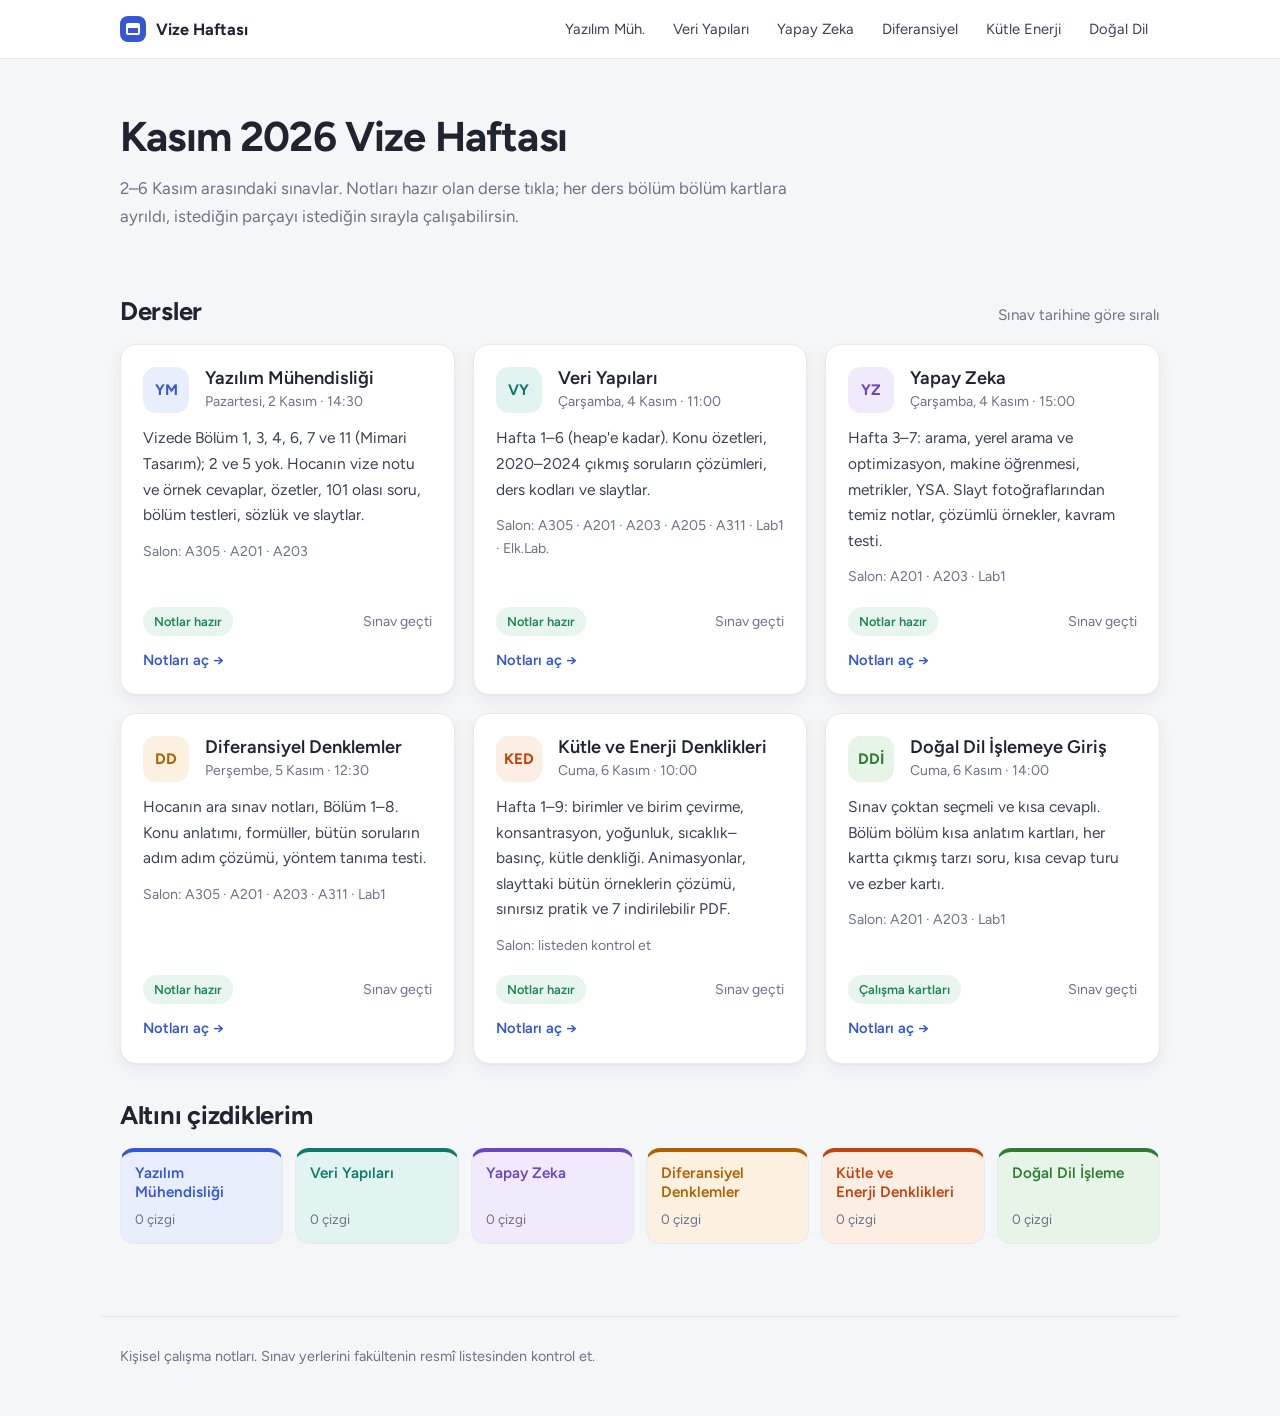
<file: index.html>
<!doctype html>
<html lang="tr">
<head>
<meta charset="utf-8">
<meta name="viewport" content="width=device-width, initial-scale=1, viewport-fit=cover">
<title>Kasım 2026 Vize Haftası</title>
<link rel="icon" href="assets/favicon.svg" type="image/svg+xml">
<link rel="preconnect" href="https://fonts.googleapis.com">
<link rel="preconnect" href="https://fonts.gstatic.com" crossorigin>
<link rel="stylesheet" href="https://fonts.googleapis.com/css2?family=Figtree:wght@400;500;600;700&family=JetBrains+Mono:wght@400;600&display=swap">
<link rel="stylesheet" href="assets/site.css?v=ym2">
<link rel="stylesheet" href="assets/ked.css?v=1">
</head>
<body>

<header class="topbar"><div class="in">
  <a class="brand" href="./"><i></i>Vize Haftası</a>
  <nav aria-label="Dersler">
    <a href="yazilim-muhendisligi.html">Yazılım Müh.</a>
    <a href="veri-yapilari.html">Veri Yapıları</a>
    <a href="yapay-zeka.html">Yapay Zeka</a>
    <a href="diferansiyel-denklemler.html">Diferansiyel</a>
    <a href="kutle-enerji-denklikleri.html">Kütle Enerji</a>
    <a href="dogal-dil-isleme.html">Doğal Dil</a>
  </nav>
</div></header>

<main class="page">
  <div class="hero">
    <h1>Kasım 2026 Vize Haftası</h1>
    <p class="sub">2–6 Kasım arasındaki sınavlar. Notları hazır olan derse tıkla; her ders bölüm bölüm kartlara ayrıldı, istediğin parçayı istediğin sırayla çalışabilirsin.</p>
  </div>

  <div class="section">
    <div class="section-title"><h2>Dersler</h2><p>Sınav tarihine göre sıralı</p></div>
    <div class="grid wide" id="courses"></div>
  </div>
</main>

<footer class="site">Kişisel çalışma notları. Sınav yerlerini fakültenin resmî listesinden kontrol et.</footer>

<script>
(function(){
  var C = [
    {k:'ym', ini:'YM', name:'Yazılım Mühendisliği', at:'2026-11-02T14:30:00+03:00', rooms:'A305 · A201 · A203', href:'yazilim-muhendisligi.html',
     st:'ok', stTxt:'Notlar hazır', desc:'Vizede Bölüm 1, 3, 4, 6, 7 ve 11 (Mimari Tasarım); 2 ve 5 yok. Hocanın vize notu ve örnek cevaplar, özetler, 101 olası soru, bölüm testleri, sözlük ve slaytlar.'},
    {k:'vy', ini:'VY', name:'Veri Yapıları', at:'2026-11-04T11:00:00+03:00', rooms:'A305 · A201 · A203 · A205 · A311 · Lab1 · Elk.Lab.', href:'veri-yapilari.html',
     st:'ok', stTxt:'Notlar hazır', desc:'Hafta 1–6 (heap\'e kadar). Konu özetleri, 2020–2024 çıkmış soruların çözümleri, ders kodları ve slaytlar.'},
    {k:'yz', ini:'YZ', name:'Yapay Zeka', at:'2026-11-04T15:00:00+03:00', rooms:'A201 · A203 · Lab1', href:'yapay-zeka.html',
     st:'ok', stTxt:'Notlar hazır', desc:'Hafta 3–7: arama, yerel arama ve optimizasyon, makine öğrenmesi, metrikler, YSA. Slayt fotoğraflarından temiz notlar, çözümlü örnekler, kavram testi.'},
    {k:'dif', ini:'DD', name:'Diferansiyel Denklemler', at:'2026-11-05T12:30:00+03:00', rooms:'A305 · A201 · A203 · A311 · Lab1', href:'diferansiyel-denklemler.html',
     st:'ok', stTxt:'Notlar hazır', desc:'Hocanın ara sınav notları, Bölüm 1–8. Konu anlatımı, formüller, bütün soruların adım adım çözümü, yöntem tanıma testi.'},
    {k:'ked', ini:'KED', name:'Kütle ve Enerji Denklikleri', at:'2026-11-06T10:00:00+03:00', rooms:'listeden kontrol et', href:'kutle-enerji-denklikleri.html',
     st:'ok', stTxt:'Notlar hazır', desc:'Hafta 1–9: birimler ve birim çevirme, konsantrasyon, yoğunluk, sıcaklık–basınç, kütle denkliği. Animasyonlar, slayttaki bütün örneklerin çözümü, sınırsız pratik ve 7 indirilebilir PDF.'},
    {k:'ddi', ini:'DDİ', name:'Doğal Dil İşlemeye Giriş', at:'2026-11-06T14:00:00+03:00', rooms:'A201 · A203 · Lab1', href:'dogal-dil-isleme.html',
     st:'ok', stTxt:'Çalışma kartları', desc:'Sınav çoktan seçmeli ve kısa cevaplı. Bölüm bölüm kısa anlatım kartları, her kartta çıkmış tarzı soru, kısa cevap turu ve ezber kartı.'}
  ];
  var GUN = ['Pazar','Pazartesi','Salı','Çarşamba','Perşembe','Cuma','Cumartesi'];
  var esc = function(s){ return String(s).replace(/&/g,'&amp;').replace(/</g,'&lt;').replace(/>/g,'&gt;'); };
  function when(iso){
    var d = new Date(iso.slice(0,10) + 'T12:00:00+03:00');
    return GUN[d.getUTCDay()] + ', ' + d.getUTCDate() + ' Kasım · ' + iso.slice(11,16);
  }
  function left(iso){
    var ms = new Date(iso) - new Date();
    if(ms <= 0) return 'Sınav geçti';
    var d = Math.floor(ms / 864e5), h = Math.floor(ms % 864e5 / 36e5);
    return d > 0 ? d + ' gün ' + h + ' saat kaldı' : h + ' saat kaldı';
  }
  function paint(){
    document.getElementById('courses').innerHTML = C.map(function(c){
      var tagCls = c.st === 'ok' ? 'tag ok' : c.st === 'wait' ? 'tag wait' : 'tag';
      var inner =
        '<div class="hero-row"><span class="badge c-' + c.k + '">' + c.ini + '</span>' +
        '<div style="min-width:0"><h3>' + esc(c.name) + '</h3><p class="meta">' + when(c.at) + '</p></div></div>' +
        '<p class="desc">' + esc(c.desc) + '</p>' +
        '<p class="meta">Salon: ' + esc(c.rooms) + '</p>' +
        '<div class="foot"><span class="' + tagCls + '">' + esc(c.stTxt) + '</span><span class="meta">' + left(c.at) + '</span></div>' +
        (c.href ? '<span class="go">Notları aç →</span>' : '');
      return c.href ? '<a class="card" href="' + c.href + '">' + inner + '</a>' : '<div class="card dim">' + inner + '</div>';
    }).join('');
  }
  paint();
  setInterval(paint, 60000);
})();
</script>
<script defer src="assets/cizgi.js?v=sl9"></script>
</body>
</html>
</file>
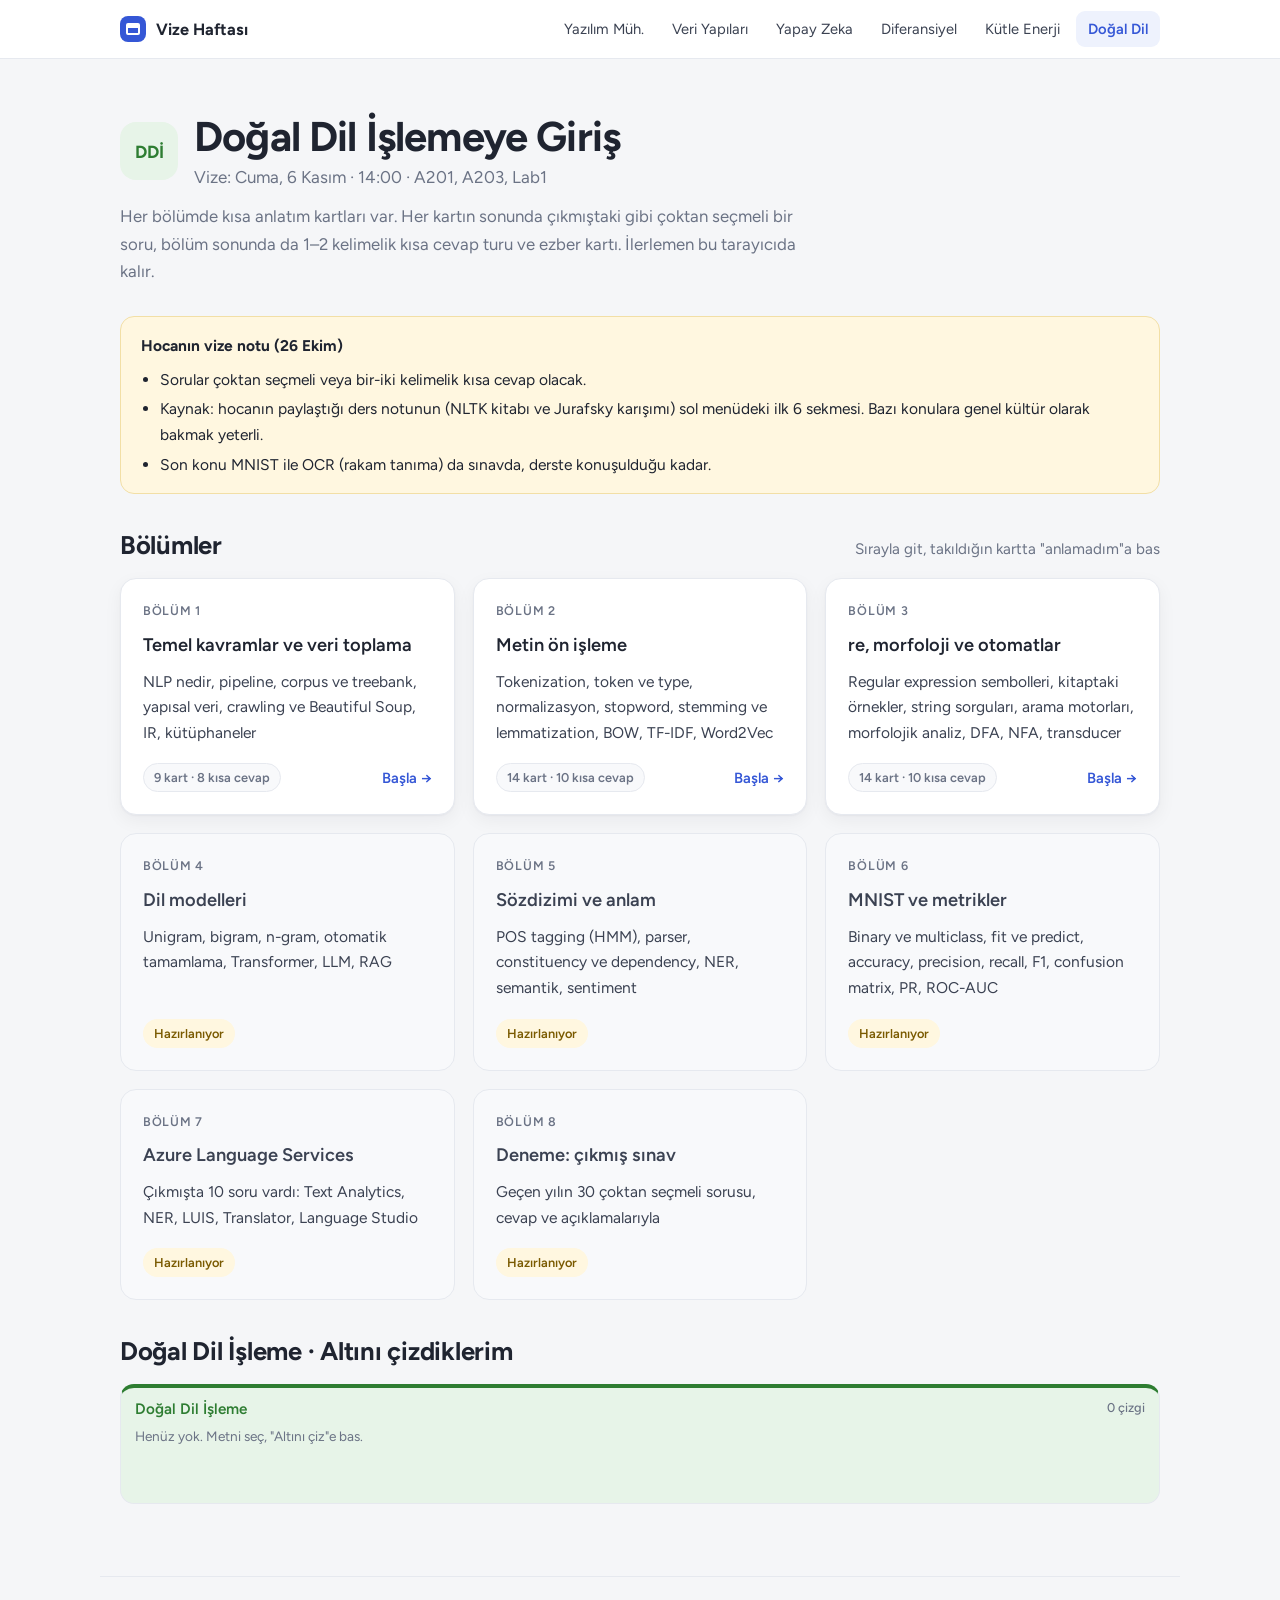
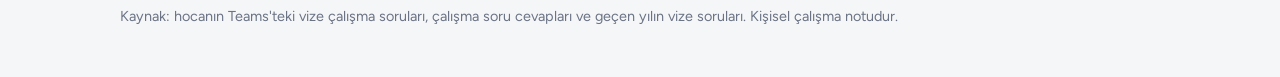
<file: dogal-dil-isleme.html>
<!doctype html>
<html lang="tr">
<head>
<meta charset="utf-8">
<meta name="viewport" content="width=device-width, initial-scale=1, viewport-fit=cover">
<title>Doğal Dil İşleme · Vize Haftası</title>
<link rel="icon" href="assets/favicon.svg" type="image/svg+xml">
<link rel="preconnect" href="https://fonts.googleapis.com">
<link rel="preconnect" href="https://fonts.gstatic.com" crossorigin>
<link rel="stylesheet" href="https://fonts.googleapis.com/css2?family=Figtree:wght@400;500;600;700&family=JetBrains+Mono:wght@400;600&display=swap">
<link rel="stylesheet" href="assets/site.css?v=ym2">
<style>
.nlp-top{display:flex;justify-content:space-between;align-items:center;gap:10px;flex-wrap:wrap;margin:6px 0 12px;font-size:.92rem}
.nlp-dots{display:flex;gap:6px;flex-wrap:wrap}
.nlp-dots span{width:10px;height:10px;border-radius:50%;background:var(--line);border:1px solid #D5DAE4}
.nlp-dots span.sq{border-radius:3px}
.nlp-dots span.on{background:var(--accent);border-color:var(--accent)}
.nlp-dots span.ok{background:var(--ok);border-color:var(--ok)}
.nlp-dots span.no{background:var(--bad);border-color:var(--bad)}
.nlp-card{gap:12px}
.nlp-k{display:inline-block;font-weight:700;font-size:.95rem;padding:3px 12px;border-radius:999px;background:var(--ddi-soft);color:var(--ddi)}
.nlp-tag{font-size:.85rem;color:var(--muted);margin-left:10px}
.nlp-ex{background:var(--soft);border:1px solid var(--line);border-radius:10px;padding:10px 14px;font-size:.95rem;white-space:pre-wrap;overflow-wrap:anywhere}
.nlp-ex.mono{font-family:var(--f-mono);font-size:.84rem;line-height:1.6}
.nlp-q{font-weight:600;margin-top:4px}
.nlp-fb{border-radius:10px;padding:10px 14px;font-size:.96rem}
.nlp-fb.ok{background:var(--ok-soft);color:#155C3B}
.nlp-fb.no{background:var(--bad-soft);color:#8E2A1F}
.nlp-err{color:var(--bad);font-size:.9rem;min-height:1.4em;margin-top:6px}
.nlp-nav{display:flex;gap:10px;flex-wrap:wrap;justify-content:space-between;margin-top:6px}
.nlp-nav .btn:disabled{opacity:.45;cursor:default}
.nlp-sa{display:grid;gap:6px;padding-top:10px;border-top:1px solid var(--line)}
.nlp-row{display:flex;gap:8px}
.nlp-row input{flex:1}
.nlp-sf{font-size:.9rem;min-height:1.3em}
.nlp-sf .ok{color:var(--ok);font-weight:600} .nlp-sf .no{color:var(--bad);font-weight:600}
.nlp-met{display:grid;grid-template-columns:repeat(auto-fit,minmax(160px,1fr));gap:12px;margin-bottom:12px}
.nlp-met div{background:var(--card);border:1px solid var(--line);border-radius:14px;padding:14px 18px;display:grid}
.nlp-met span{font-size:.85rem;color:var(--muted)} .nlp-met b{font-size:1.6rem}
.nlp-z{display:grid;grid-template-columns:minmax(0,200px) minmax(0,1fr);gap:12px;padding:8px 0;border-top:1px solid var(--line);font-size:.95rem}
.nlp-z span{color:var(--ink-2)}
@media (max-width:560px){.nlp-z{grid-template-columns:1fr;gap:2px}}
.nlp-hoca{background:var(--note);border:1px solid var(--note-line);border-radius:14px;padding:16px 20px;display:grid;gap:8px;font-size:.97rem}
.nlp-hoca ul{margin:0;padding-left:1.2em;display:grid;gap:4px}
#nlp-toast{position:fixed;left:50%;bottom:24px;transform:translateX(-50%);background:var(--ink);color:#fff;padding:10px 18px;border-radius:12px;font-size:.92rem;z-index:50;max-width:min(92vw,560px);text-align:center}
</style>
</head>
<body>

<header class="topbar"><div class="in">
  <a class="brand" href="./"><i></i>Vize Haftası</a>
  <nav aria-label="Dersler">
    <a href="yazilim-muhendisligi.html">Yazılım Müh.</a>
    <a href="veri-yapilari.html">Veri Yapıları</a>
    <a href="yapay-zeka.html">Yapay Zeka</a>
    <a href="diferansiyel-denklemler.html">Diferansiyel</a>
    <a href="kutle-enerji-denklikleri.html">Kütle Enerji</a>
    <a href="dogal-dil-isleme.html" class="on">Doğal Dil</a>
  </nav>
</div></header>

<main class="page">

<section class="view" data-view="home">
  <div class="hero">
    <div class="hero-row"><span class="badge lg c-ddi">DDİ</span>
      <div><h1>Doğal Dil İşlemeye Giriş</h1><p class="muted">Vize: Cuma, 6 Kasım · 14:00 · A201, A203, Lab1</p></div></div>
    <p class="sub">Her bölümde kısa anlatım kartları var. Her kartın sonunda çıkmıştaki gibi çoktan seçmeli bir soru, bölüm sonunda da 1–2 kelimelik kısa cevap turu ve ezber kartı. İlerlemen bu tarayıcıda kalır.</p>
  </div>

  <div class="nlp-hoca">
    <b>Hocanın vize notu (26 Ekim)</b>
    <ul>
      <li>Sorular çoktan seçmeli veya bir-iki kelimelik kısa cevap olacak.</li>
      <li>Kaynak: hocanın paylaştığı ders notunun (NLTK kitabı ve Jurafsky karışımı) sol menüdeki ilk 6 sekmesi. Bazı konulara genel kültür olarak bakmak yeterli.</li>
      <li>Son konu MNIST ile OCR (rakam tanıma) da sınavda, derste konuşulduğu kadar.</li>
    </ul>
  </div>

  <div class="section">
    <div class="section-title"><h2>Bölümler</h2><p>Sırayla git, takıldığın kartta "anlamadım"a bas</p></div>
    <div class="grid" id="nlp-bolumler"></div>
  </div>
</section>

<section class="view" data-view="bolum" hidden>
  <a class="back" href="#">← Tüm bölümler</a>
  <div class="view-head"><span class="label" id="nlp-bl"></span><h1 id="nlp-bt"></h1><p class="muted lead" id="nlp-bs"></p></div>
  <div class="read" id="nlp-run"></div>
</section>

</main>

<div id="nlp-toast" role="status" hidden></div>

<footer class="site">Kaynak: hocanın Teams'teki vize çalışma soruları, çalışma soru cevapları ve geçen yılın vize soruları. Kişisel çalışma notudur.</footer>

<script defer src="assets/nlp-data-1.js?v=1"></script>
<script defer src="assets/nlp-data-2.js?v=1"></script>
<script defer src="assets/nlp-data-3.js?v=1"></script>
<script defer src="assets/nlp.js?v=2"></script>
<script defer src="assets/cizgi.js?v=sl9"></script>
</body>
</html>
</file>
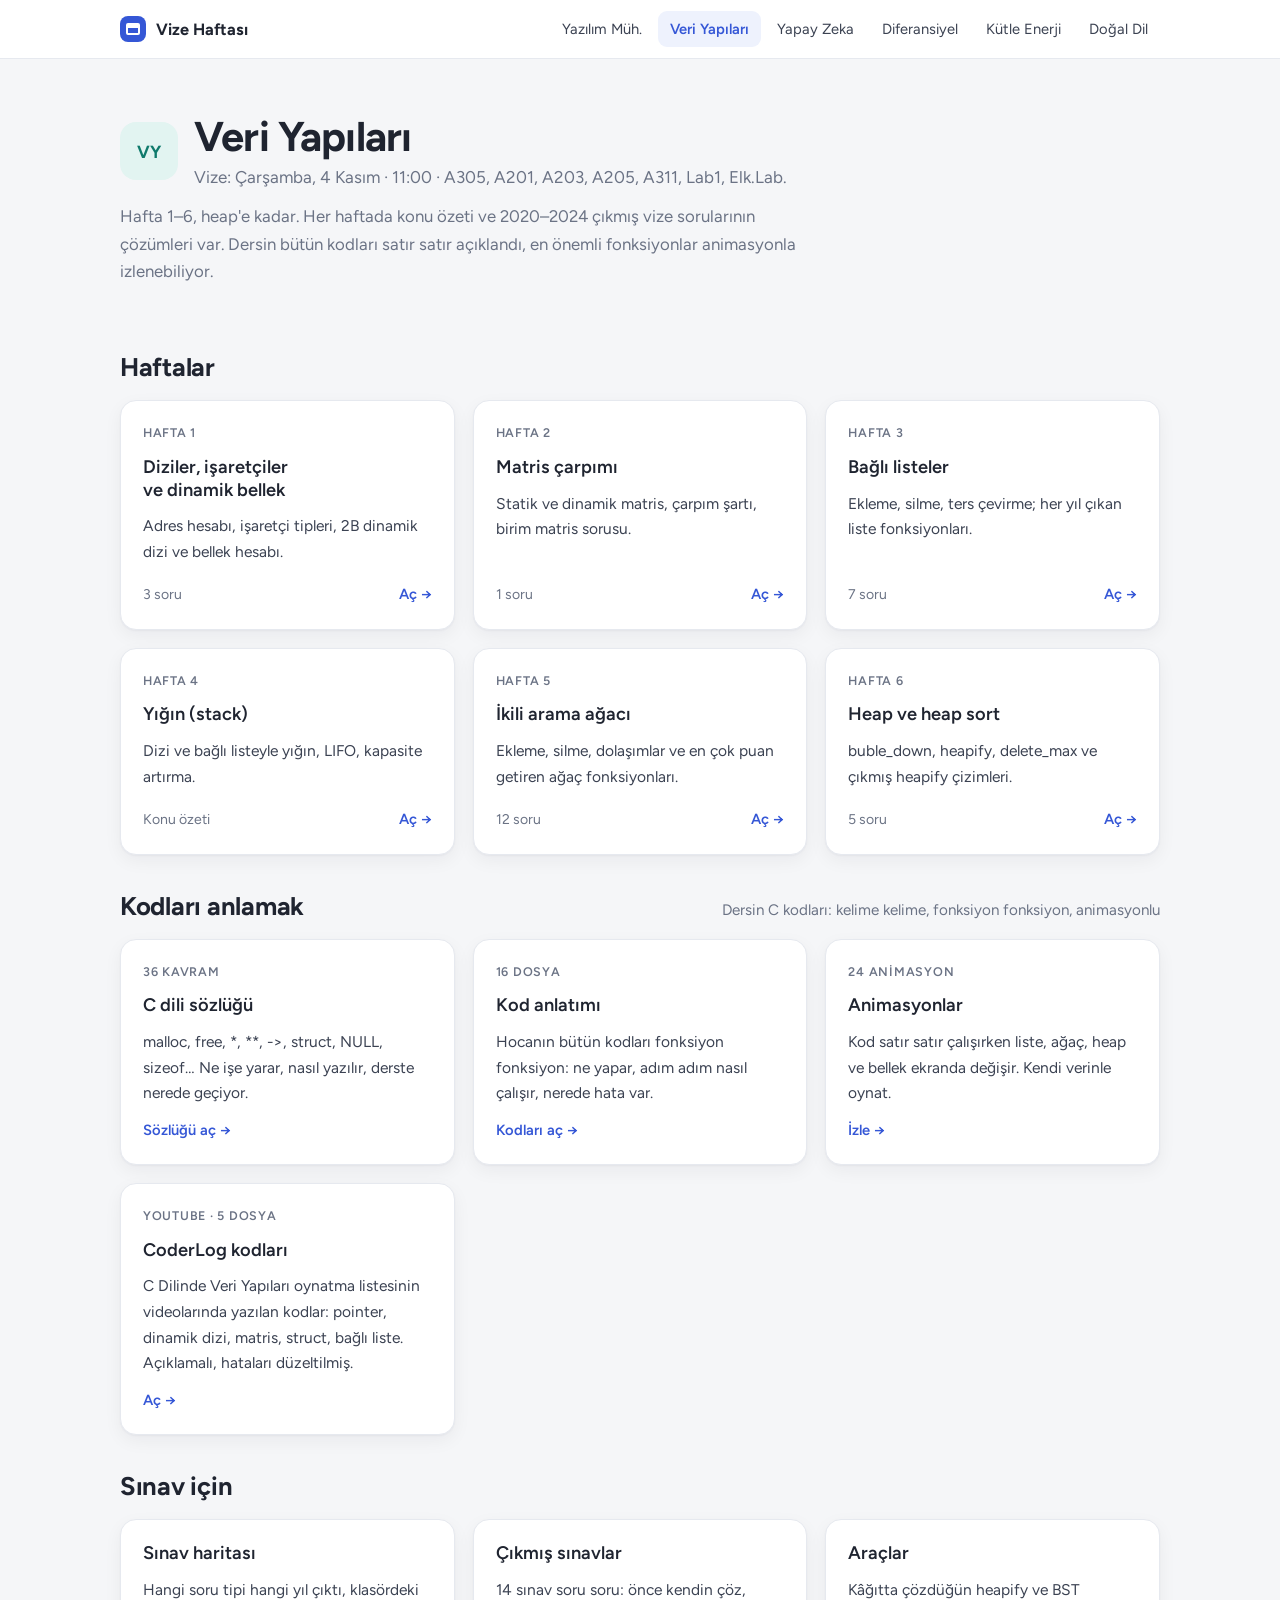
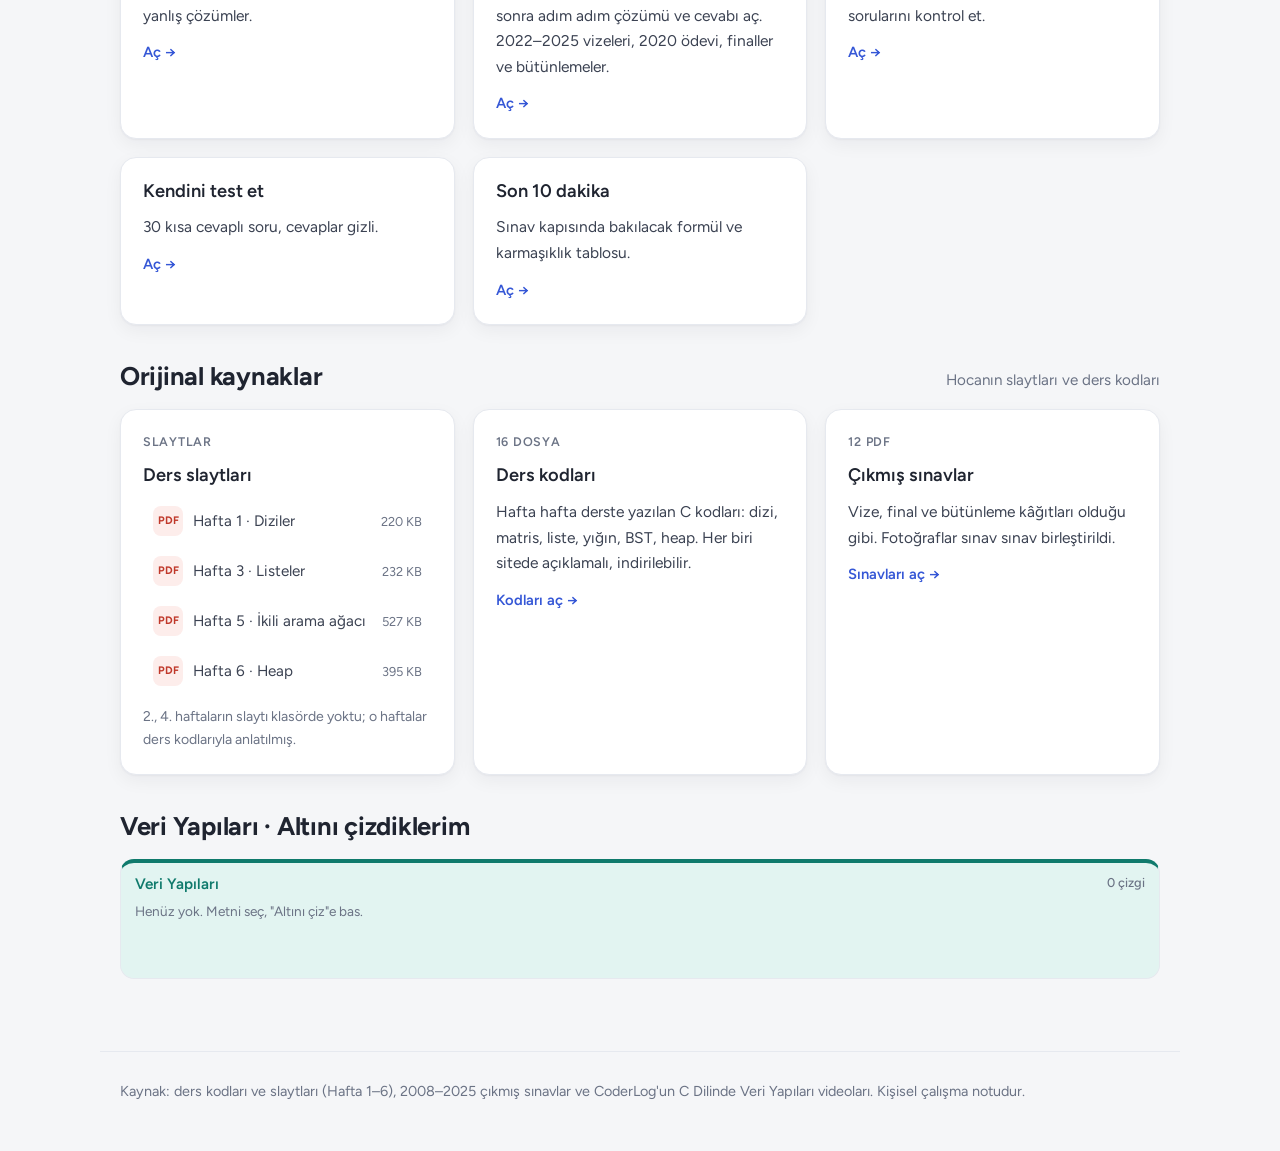
<file: veri-yapilari.html>
<!doctype html>
<html lang="tr">
<head>
<meta charset="utf-8">
<meta name="viewport" content="width=device-width, initial-scale=1, viewport-fit=cover">
<title>Veri Yapıları · Vize Haftası</title>
<link rel="icon" href="assets/favicon.svg" type="image/svg+xml">
<link rel="preconnect" href="https://fonts.googleapis.com">
<link rel="preconnect" href="https://fonts.gstatic.com" crossorigin>
<link rel="stylesheet" href="https://fonts.googleapis.com/css2?family=Figtree:wght@400;500;600;700&family=JetBrains+Mono:wght@400;600&display=swap">
<link rel="stylesheet" href="assets/site.css?v=ym2">
</head>
<body>

<header class="topbar"><div class="in">
  <a class="brand" href="./"><i></i>Vize Haftası</a>
  <nav aria-label="Dersler">
    <a href="yazilim-muhendisligi.html">Yazılım Müh.</a>
    <a href="veri-yapilari.html" class="on">Veri Yapıları</a>
    <a href="yapay-zeka.html">Yapay Zeka</a>
    <a href="diferansiyel-denklemler.html">Diferansiyel</a>
    <a href="kutle-enerji-denklikleri.html">Kütle Enerji</a>
    <a href="dogal-dil-isleme.html">Doğal Dil</a>
  </nav>
</div></header>

<main class="page">

<section class="view" data-view="home">
  <div class="hero">
    <div class="hero-row"><span class="badge lg c-vy">VY</span>
      <div><h1>Veri Yapıları</h1><p class="muted">Vize: Çarşamba, 4 Kasım · 11:00 · A305, A201, A203, A205, A311, Lab1, Elk.Lab.</p></div></div>
    <p class="sub">Hafta 1–6, heap'e kadar. Her haftada konu özeti ve 2020–2024 çıkmış vize sorularının çözümleri var. Dersin bütün kodları satır satır açıklandı, en önemli fonksiyonlar animasyonla izlenebiliyor.</p>
  </div>

  <div class="section">
    <div class="section-title"><h2>Haftalar</h2></div>
    <div class="grid"><a class="card" href="#h1"><span class="label">Hafta 1</span><h3>Diziler, işaretçiler ve dinamik bellek</h3><p class="desc">Adres hesabı, işaretçi tipleri, 2B dinamik dizi ve bellek hesabı.</p><div class="foot"><span class="meta">3 soru</span><span class="go">Aç →</span></div></a><a class="card" href="#h2"><span class="label">Hafta 2</span><h3>Matris çarpımı</h3><p class="desc">Statik ve dinamik matris, çarpım şartı, birim matris sorusu.</p><div class="foot"><span class="meta">1 soru</span><span class="go">Aç →</span></div></a><a class="card" href="#h3"><span class="label">Hafta 3</span><h3>Bağlı listeler</h3><p class="desc">Ekleme, silme, ters çevirme; her yıl çıkan liste fonksiyonları.</p><div class="foot"><span class="meta">7 soru</span><span class="go">Aç →</span></div></a><a class="card" href="#h4"><span class="label">Hafta 4</span><h3>Yığın (stack)</h3><p class="desc">Dizi ve bağlı listeyle yığın, LIFO, kapasite artırma.</p><div class="foot"><span class="meta">Konu özeti</span><span class="go">Aç →</span></div></a><a class="card" href="#h5"><span class="label">Hafta 5</span><h3>İkili arama ağacı</h3><p class="desc">Ekleme, silme, dolaşımlar ve en çok puan getiren ağaç fonksiyonları.</p><div class="foot"><span class="meta">12 soru</span><span class="go">Aç →</span></div></a><a class="card" href="#h6"><span class="label">Hafta 6</span><h3>Heap ve heap sort</h3><p class="desc">buble_down, heapify, delete_max ve çıkmış heapify çizimleri.</p><div class="foot"><span class="meta">5 soru</span><span class="go">Aç →</span></div></a></div>
  </div>

  <div class="section">
    <div class="section-title"><h2>Kodları anlamak</h2><p>Dersin C kodları: kelime kelime, fonksiyon fonksiyon, animasyonlu</p></div>
    <div class="grid"><a class="card" href="#c"><span class="label">36 kavram</span><h3>C dili sözlüğü</h3><p class="desc">malloc, free, *, **, ->, struct, NULL, sizeof… Ne işe yarar, nasıl yazılır, derste nerede geçiyor.</p><span class="go">Sözlüğü aç →</span></a><a class="card" href="#kod"><span class="label">16 dosya</span><h3>Kod anlatımı</h3><p class="desc">Hocanın bütün kodları fonksiyon fonksiyon: ne yapar, adım adım nasıl çalışır, nerede hata var.</p><span class="go">Kodları aç →</span></a><a class="card" href="#anim"><span class="label">24 animasyon</span><h3>Animasyonlar</h3><p class="desc">Kod satır satır çalışırken liste, ağaç, heap ve bellek ekranda değişir. Kendi verinle oynat.</p><span class="go">İzle →</span></a><a class="card" href="#coderlog"><span class="label">YouTube · 5 dosya</span><h3>CoderLog kodları</h3><p class="desc">C Dilinde Veri Yapıları oynatma listesinin videolarında yazılan kodlar: pointer, dinamik dizi, matris, struct, bağlı liste. Açıklamalı, hataları düzeltilmiş.</p><span class="go">Aç →</span></a></div>
  </div>

  <div class="section">
    <div class="section-title"><h2>Sınav için</h2></div>
    <div class="grid"><a class="card" href="#harita"><h3>Sınav haritası</h3><p class="desc">Hangi soru tipi hangi yıl çıktı, klasördeki yanlış çözümler.</p><span class="go">Aç →</span></a><a class="card" href="#cikmis"><h3>Çıkmış sınavlar</h3><p class="desc">14 sınav soru soru: önce kendin çöz, sonra adım adım çözümü ve cevabı aç. 2022–2025 vizeleri, 2020 ödevi, finaller ve bütünlemeler.</p><span class="go">Aç →</span></a><a class="card" href="#arac"><h3>Araçlar</h3><p class="desc">Kâğıtta çözdüğün heapify ve BST sorularını kontrol et.</p><span class="go">Aç →</span></a><a class="card" href="#test"><h3>Kendini test et</h3><p class="desc">30 kısa cevaplı soru, cevaplar gizli.</p><span class="go">Aç →</span></a><a class="card" href="#son"><h3>Son 10 dakika</h3><p class="desc">Sınav kapısında bakılacak formül ve karmaşıklık tablosu.</p><span class="go">Aç →</span></a></div>
  </div>

  <div class="section">
    <div class="section-title"><h2>Orijinal kaynaklar</h2><p>Hocanın slaytları ve ders kodları</p></div>
    <div class="grid wide">
      <div class="card"><span class="label">Slaytlar</span><h3>Ders slaytları</h3><div class="files"><a href="kaynaklar/veri-yapilari/slaytlar/hafta-1-diziler.pdf" target="_blank" rel="noopener"><span class="ic pdf">PDF</span><span>Hafta 1 · Diziler</span><span class="sz">220 KB</span></a><a href="kaynaklar/veri-yapilari/slaytlar/hafta-3-listeler.pdf" target="_blank" rel="noopener"><span class="ic pdf">PDF</span><span>Hafta 3 · Listeler</span><span class="sz">232 KB</span></a><a href="kaynaklar/veri-yapilari/slaytlar/hafta-5-ikili-arama-agaci.pdf" target="_blank" rel="noopener"><span class="ic pdf">PDF</span><span>Hafta 5 · İkili arama ağacı</span><span class="sz">527 KB</span></a><a href="kaynaklar/veri-yapilari/slaytlar/hafta-6-heap.pdf" target="_blank" rel="noopener"><span class="ic pdf">PDF</span><span>Hafta 6 · Heap</span><span class="sz">395 KB</span></a></div>
        <p class="meta">2., 4. haftaların slaytı klasörde yoktu; o haftalar ders kodlarıyla anlatılmış.</p></div>
      <a class="card" href="#kod"><span class="label">16 dosya</span><h3>Ders kodları</h3><p class="desc">Hafta hafta derste yazılan C kodları: dizi, matris, liste, yığın, BST, heap. Her biri sitede açıklamalı, indirilebilir.</p><span class="go">Kodları aç →</span></a>
      <a class="card" href="#cikmis"><span class="label">12 PDF</span><h3>Çıkmış sınavlar</h3><p class="desc">Vize, final ve bütünleme kâğıtları olduğu gibi. Fotoğraflar sınav sınav birleştirildi.</p><span class="go">Sınavları aç →</span></a>
    </div>
  </div>
</section>

<section class="view" data-view="harita" hidden>
  <a class="back" href="#">← Tüm konular</a>
  <div class="read vy" style="margin-top:14px"><section>
<div class="sec-head">
    <p class="eyebrow">Önce bunu oku</p>
    <h2>Sınav haritası</h2>
    <p class="muted" style="max-width:65ch">Vize 90 dakika, 4 soru civarı. Her yıl aynı kalıplar dönüyor: bir liste fonksiyonu yaz, bir ağaç fonksiyonu yaz, heapify sonucu çiz, kısa cevaplı karmaşıklık/tanım soruları. Kırmızı yıllar, o kalıbın hangi yılın vizesinde çıktığını gösteriyor.</p>
  </div>
  <div class="map">
    <div class="map-row"><div><b>Liste fonksiyonu yaz</b> <span class="muted">(son düğümü sil, ilk ve son düğümü sil, ilk ve sonu yer değiştir, çift/tek ayır)</span></div><div class="yrs"><span class="yr on">2020</span><span class="yr on">2022</span><span class="yr on">2023</span><span class="yr on">2024</span></div><div class="w">H3 · 20–25 puan</div></div>
    <div class="map-row"><div><b>BST fonksiyonu yaz</b> <span class="muted">(dengeli mi, dede, en büyüğü sil, kardeş mi, şekilce aynı mı)</span></div><div class="yrs"><span class="yr on">2020</span><span class="yr on">2022</span><span class="yr on">2023</span><span class="yr on">2024</span></div><div class="w">H5 · 20–25 puan</div></div>
    <div class="map-row"><div><b>heapify uygula, sonucu ağaç olarak çiz</b> <span class="muted">+ heapify / heapSort karmaşıklığı</span></div><div class="yrs"><span class="yr on">2020</span><span class="yr">2022</span><span class="yr on">2023</span><span class="yr on">2024</span></div><div class="w">H6 · 10–15 puan</div></div>
    <div class="map-row"><div><b>Kısa cevaplar</b> <span class="muted">(dengeli ağaç nedir, inorder/preorder'dan ağaç çizilir mi, BST ekleme O(?), heap BST midir)</span></div><div class="yrs"><span class="yr">2020</span><span class="yr on">2022</span><span class="yr on">2023</span><span class="yr on">2024</span></div><div class="w">H5–H6 · 5'er puan</div></div>
    <div class="map-row"><div><b>Dizi / işaretçi kısa soruları</b> <span class="muted">(<code>&amp;dizi</code>, <code>*(dizi+3)+2</code>, dizi ismi, <code>dizi=dizi+1</code>)</span></div><div class="yrs"><span class="yr">2020</span><span class="yr">2022</span><span class="yr on">2023</span><span class="yr on">2024</span></div><div class="w">H1 · 5'er puan</div></div>
    <div class="map-row"><div><b>Dinamik 2B dizi: bellek hesabı + free fonksiyonu</b> <span class="muted">(heap mi stack mi, kaç byte)</span></div><div class="yrs"><span class="yr on">2020</span><span class="yr">2022</span><span class="yr">2023</span><span class="yr">2024</span></div><div class="w">H1 · 35 puan</div></div>
    <div class="map-row"><div><b>Max heap'te en küçük eleman</b> <span class="muted">(kaç pozisyonda olabilir + en az karşılaştırmayla bulan fonksiyon)</span></div><div class="yrs"><span class="yr">2020</span><span class="yr on">2022</span><span class="yr">2023</span><span class="yr">2024</span></div><div class="w">H6 · 25 puan</div></div>
    <div class="map-row"><div><b>Finallerde de çıkan BST soruları</b> <span class="muted">(ağacı aynala/dönüştür, en uzun yolu listeye ekle, dede)</span></div><div class="yrs"><span class="yr on">F23</span><span class="yr on">F24</span></div><div class="w">H5 · 20–25 puan</div></div>
    <div class="map-row"><div><b>Matris fonksiyonu</b> <span class="muted">(kare matrisi birim matrise dönüştür)</span></div><div class="yrs"><span class="yr">2020</span><span class="yr">2022</span><span class="yr on">2023</span><span class="yr">2024</span></div><div class="w">H2 · 20 puan</div></div>
  </div>
  <div class="pit">
    <p class="tag">Dikkat!</p>
    <p>Klasördeki el yazısı/arkadaş çözümlerinin bazıları <b>yanlış</b>. Ezberlemeden önce buradaki doğru hallerine bak:</p>
    <ul>
      <li><code>matris_geri_ver</code>: parametre <code>int ***</code> olduğu için <code>free(matris[i])</code> değil <code>free((*matris)[i])</code> olmalı.</li>
      <li>2020 heapify çizimi ve "diziyi dengeli ağaç şeklinde göster" cevabı yanlış: dizi <b>sıralanmaz</b>, indeks sırasıyla çizilir (H6'ya bak).</li>
      <li>"İlk ve son düğümü yer değiştir" çözümü ilk düğümü sona taşımıyor; "dengeli mi" çözümü 0/1 yerine yükseklik döndürüyor.</li>
      <li>Max heap min bul çözümünde döngü <code>i</code> yerine sabit <code>index</code>'e bakıyor.</li>
      <li>Defterdeki <b>"ikili arama ağacı mı"</b> kontrolü sadece düğümün kendi çocuklarına bakıyor; derindeki hatayı kaçırır (H5'te karşı örnek var).</li>
      <li>Defterdeki <b>"tek çocuklu düğüm sayısı"</b> tek çocuklu düğümü bulunca durup alt ağaca inmiyor; <b>"dizi_sil"</b> yine <code>free(dizi[i])</code> hatasını yapıyor.</li>
      <li>"Dengeli BST'de iki yaprağın köke uzaklık farkı en fazla 1" sorusuna defterde <b>Evet</b> yazılmış; doğrusu <b>Hayır</b>. "Preorder'ı aynı iki ağaç aynı mı" sorusunun Evet cevabı da sadece <b>ikili arama ağacı</b> için doğru.</li>
    </ul>
  </div>
  <div class="toolbar">
    <button class="btn" id="toggleAll" type="button">Tüm çözümleri aç</button>
    <span class="muted" style="font-size:.9rem">Çözümler kapalı başlar: önce kendin dene, sonra aç.</span>
  </div>
  </section></div>
</section>
<section class="view" data-view="h1" hidden>
  <a class="back" href="#">← Tüm konular</a>
  <div class="read vy" style="margin-top:14px"><section>
<div class="sec-head">
    <p class="eyebrow">Hafta 1</p>
    <h2>Diziler, işaretçiler ve dinamik bellek</h2>
  </div>
  <ul class="facts">
    <li><b>Veri yapısı</b>, verinin belleğe nasıl yerleşeceğini ve üzerinde hangi işlemlerin yapılacağını belirler. Program = algoritma + veri yapısı.</li>
    <li><b>Primitif</b>: int, float, char, pointer (dil doğrudan destekler). <b>Primitif olmayan</b>: dizi, liste, dosya; bunlar <i>doğrusal</i> (yığın, kuyruk, liste) ve <i>doğrusal olmayan</i> (ağaç, graf) diye ayrılır.</li>
    <li><b>Bitişik (contiguous)</b>: parçalar bellekte yan yana, örnek <b>dizi</b>. <b>Bitişik olmayan</b>: parçalar dağınık, işaretçiyle bağlı, örnek <b>bağlı liste</b>.</li>
    <li>Dizi: bellekte <b>statik</b> ayrılır, elemanlar <b>aynı tipte</b> ve <b>ardışık</b> adreslerde, <b>indeksle</b> erişilir. Dizinin ismi, <mark>ilk elemanını gösteren sabit işaretçidir</mark>.</li>
    <li>C dizileri <b>satır öncelikli</b> (row-major) saklar: önce 0. satırın tamamı, sonra 1. satır… Fortran sütun öncelikli (column-major).</li>
  </ul>

  <div class="formula">
    <p class="eyebrow">Adres hesabı (s = eleman boyutu, int için 4)</p>
    <p class="f">&amp;A[i]       = taban + i·s</p>
    <p class="f">&amp;A[i][j]    = taban + (i·SÜTUN + j)·s</p>
    <p class="f">&amp;A[i][j][k] = taban + (i·M·N + j·N + k)·s      <span class="muted">// int A[L][M][N]</span></p>
    <p class="muted" style="font-size:.92rem">Örnek: <code>int A[8]</code> taban 0x4208A0B0 ise <code>A[5]</code> = 0x4208A0B0 + 5·4 = <b>0x4208A0C4</b>. <code>int d[5][6][7]</code> taban 0x1000 ise <code>&amp;d[1][4][2]</code> = 0x1000 + (42 + 28 + 2)·4 = <b>0x1120</b>.</p>
  </div>

  <h3>İşaretçi tipleri: <code>int B[3][4]</code></h3>
  <div class="tblw"><table>
    <thead><tr><th>İfade</th><th>Tip</th><th>Anlamı</th></tr></thead>
    <tbody>
      <tr><td class="mono">B</td><td class="mono">int (*)[4]</td><td>0. satıra işaretçi (B+1 bir satır = 16 byte ilerler)</td></tr>
      <tr><td class="mono">&amp;B</td><td class="mono">int (*)[3][4]</td><td>tüm diziye işaretçi (&amp;B+1 = 48 byte ilerler)</td></tr>
      <tr><td class="mono">B[i] ≡ *(B+i)</td><td class="mono">int *</td><td>i. satırın ilk elemanı</td></tr>
      <tr><td class="mono">&amp;B[0][0]</td><td class="mono">int *</td><td>ilk eleman</td></tr>
      <tr><td class="mono">*(*(B+i)+j)</td><td class="mono">int</td><td>B[i][j]</td></tr>
    </tbody>
  </table></div>
  <p class="muted" style="max-width:68ch">B, &amp;B, B[0], &amp;B[0][0] <b>aynı sayısal adresi</b> basar ama tipleri farklı olduğu için +1 yapınca farklı miktarda ilerler. Kodda bu diziyi fonksiyona üç şekilde gönderdik:</p>
<pre>void yaz1(int *d, int s1, int s2)  <span class="c">// çağrı: yaz1(&amp;B[0][0], 3, 4);  erişim: *(d + i*s2 + j)</span>
void yaz2(int (*d)[4], int s1)     <span class="c">// çağrı: yaz2(B, 3);           erişim: *(*(d+i)+j)</span>
void yaz3(int (*d)[3][4])          <span class="c">// çağrı: yaz3(&amp;B);             erişim: (*d)[i][j] = *(*(*d+i)+j)</span></pre>

  <div class="q">
    <div class="q-top"><span class="q-tag">Çıkmış soru · 2023</span><span class="q-pts">3 × 5 puan</span></div>
    <p class="q-text"><code>int dizi[5][6][7];</code> için şu ifadelerin tipini yazınız: <code>&amp;dizi</code>, <code>*(dizi + 3) + 2</code>, <code>dizi[1][4]</code></p>
    <details><summary>Çözümü göster</summary><div class="stack">
      <div class="tblw"><table>
        <thead><tr><th>İfade</th><th>Tip</th><th>Neden</th></tr></thead>
        <tbody>
          <tr><td class="mono">&amp;dizi</td><td class="mono"><mark>int (*)[5][6][7]</mark></td><td>tüm 3B diziye işaretçi</td></tr>
          <tr><td class="mono">dizi</td><td class="mono">int (*)[6][7]</td><td>ilk 6×7'lik "katmana" işaretçi</td></tr>
          <tr><td class="mono">*(dizi+3)</td><td class="mono">int (*)[7]</td><td>3. katman (int[6][7]), ilk satırına işaretçiye dönüşür</td></tr>
          <tr><td class="mono">*(dizi+3)+2</td><td class="mono"><mark>int (*)[7]</mark></td><td>o katmanın 2. satırına işaretçi</td></tr>
          <tr><td class="mono">dizi[1][4]</td><td class="mono"><mark>int *</mark></td><td>int[7] satırı, ilk elemanına işaretçiye dönüşür</td></tr>
          <tr><td class="mono">dizi[1][4][2]</td><td class="mono">int</td><td>tek eleman</td></tr>
        </tbody>
      </table></div>
      <p class="muted">Kural: her <code>*</code> veya <code>[ ]</code> bir boyut "yer"; kalan boyutlar <code>(*)[...]</code> içinde kalır.</p>
    </div></details>
  </div>

  <div class="q">
    <div class="q-top"><span class="q-tag">Çıkmış soru · 2024</span><span class="q-pts">3 × 5 puan</span></div>
    <p class="q-text">a) C'de dizinin ismi ne anlama gelir? b) <code>int dizi[]={1,2,3,4,5,6};</code> için <code>dizi = dizi + 1</code> doğru mu? c) Dizi elemanlarının tipi neden aynı olmalı?</p>
    <details><summary>Çözümü göster</summary><div class="stack">
      <p><b>a)</b> Dizinin ismi, dizinin <mark>ilk elemanının adresini tutan sabit işaretçidir</mark>.</p>
      <p><b>b)</b> <mark>Hayır.</mark> Dizi ismi sabit (değiştirilemez) işaretçi olduğu için ona atama yapılamaz; derleme hatası verir. (<code>int *p = dizi; p = p + 1;</code> ise geçerlidir.)</p>
      <p><b>c)</b> Elemanlar bellekte ardışık durur ve adres <code>taban + i·eleman_boyutu</code> ile hesaplanır; bu formülün çalışması için her elemanın <mark>aynı boyutta (aynı tipte)</mark> olması gerekir.</p>
    </div></details>
  </div>

  <h3>Defterden işaretçi notları</h3>
  <ul class="facts">
    <li><b>İşaretçiye işaretçi</b>: <code>int a = 10; int *ptr = &amp;a; int **ptr2 = &amp;ptr;</code> → <code>*ptr2</code> a'nın adresi, <code>**ptr2</code> a'nın değeri (10). <code>int **</code> tipine <code>&amp;a</code> atamak tip uyuşmazlığıdır.</li>
    <li>Tek elemanı fonksiyona değerle göndermek yeter, ama diziyi göndermek için <b>ilk elemanın adresi</b> gönderilir: <code>f(x)</code> ≡ <code>f(&amp;x[0])</code>, ve <code>*(x+2) ≡ x[2]</code>.</li>
    <li><b>Bellek sızıntısı (memory leak)</b>: malloc ile ayrılan bloğun adresini kaybetmek; işin bitince <code>free()</code> ile geri ver.</li>
    <li><b>Yerel değişkenin adresini döndürmek</b> anlamsal hatadır (<mark>Evet</mark> diye sorulmuştu): fonksiyon bitince yerel değişkenin stack'teki yeri geri verilir, dönen adres geçersizdir.</li>
    <li><code>malloc</code> yer bulamazsa <code>NULL</code> döner; dönen <code>void *</code> tipe çevrilir: <code>(int*)malloc(n*sizeof(int))</code>.</li>
  </ul>

  <h3>Bellek haritası</h3>
  <div class="tblw"><table>
    <thead><tr><th>Bölge</th><th>Ne tutulur</th></tr></thead>
    <tbody>
      <tr><td><b>stack</b></td><td>yerel değişkenler, fonksiyon parametreleri (<code>int **A;</code> gibi işaretçinin kendisi)</td></tr>
      <tr><td><b>heap</b></td><td><code>malloc</code> ile ayrılan her şey: dinamik dizi elemanları, liste/ağaç düğümleri. Stack ile heap birbirine doğru büyür.</td></tr>
      <tr><td><b>data</b></td><td>global değişkenler</td></tr>
      <tr><td><b>text</b></td><td>program komutları, sabitler</td></tr>
    </tbody>
  </table></div>

  <h3>Dinamik 2B dizi</h3>
<pre>void dinamik_matris_olustur(int ***dizi, int satir, int sutun){
    int i, j;
    *dizi = (int**)malloc(satir*sizeof(int*));         <span class="c">// satır işaretçileri dizisi</span>
    for(i = 0; i &lt; satir; i++){
        (*dizi)[i] = (int*)malloc(sutun*sizeof(int));  <span class="c">// her satır ayrı blok</span>
        for(j = 0; j &lt; sutun; j++)
            (*dizi)[i][j] = rand()%100;
    }
}
int **A;
dinamik_matris_olustur(&amp;A, 10, 15);   <span class="c">// A değişecek → adresini (int***) gönder</span></pre>
  <p style="max-width:68ch"><b>Neden <code>***</code>?</b> C'de parametreler kopyalanarak gider. main'deki <code>A</code>'yı (int**) fonksiyon içinden değiştirmek için adresini, yani <code>int***</code> göndeririz. Kural: <mark>değiştirmek istediğin değişkenin tipine bir <code>*</code> ekle</mark>. Aynı sebeple liste fonksiyonları <code>struct dugum **liste_basi</code> alır.</p>

  <div class="q">
    <div class="q-top"><span class="q-tag">Çıkmış soru · 2020</span><span class="q-pts">35 puan</span></div>
    <p class="q-text">Yukarıdaki kodla <code>A</code> 10×15 oluşturuluyor. int 4 byte, işaretçi 8 byte. a) A'nın elemanları hangi bölgede? b) A matrisi için kaç byte ayrılır? c) main'deki A nerede, kaç byte? d) Matrisi yok eden <code>void matris_geri_ver(int ***matris, int satir)</code> fonksiyonunu yazınız.</p>
    <details><summary>Çözümü göster</summary><div class="stack">
      <p><b>a)</b> <mark>Heap</mark> (malloc ile ayrılan her şey heap'tedir).</p>
      <p><b>b)</b> Slayttaki formül: işaretçi + satır·işaretçi + satır·sütun·int</p>
      <pre>8 + 10·8 + 10·15·4 = 8 + 80 + 600 = <b>688 byte</b>
<span class="c">// 680 byte heap'te (80 satır işaretçisi + 600 eleman), 8 byte stack'teki A</span></pre>
      <p><b>c)</b> A yerel değişken: <mark>stack</mark>'te, işaretçi olduğu için <mark>8 byte</mark>.</p>
      <p><b>d)</b> Önce her satırı, sonra satır işaretçileri dizisini serbest bırak:</p>
<pre>void matris_geri_ver(int ***matris, int satir){
    int i;
    for(i = 0; i &lt; satir; i++)
        free((*matris)[i]);      <span class="c">// her satır</span>
    free(*matris);               <span class="c">// satır işaretçileri dizisi</span>
    *matris = NULL;
}
<span class="c">// çağrı: matris_geri_ver(&amp;A, 10);</span></pre>
      <p class="muted">Sıra önemli: önce <code>free(*matris)</code> yaparsan satırların adreslerini kaybedersin (bellek sızıntısı).</p>
    </div></details>
  </div>
  </section><div class="pager"><a class="btn" href="#">← Tüm konular</a><a class="btn" href="#h2">Hafta 2 →</a></div></div>
</section>
<section class="view" data-view="h2" hidden>
  <a class="back" href="#">← Tüm konular</a>
  <div class="read vy" style="margin-top:14px"><section>
<div class="sec-head">
    <p class="eyebrow">Hafta 2</p>
    <h2>Matris çarpımı (statik ve dinamik)</h2>
  </div>
  <ul class="facts">
    <li><b>A (m×n) · B (n×p) = C (m×p).</b> Şart: <code>A_sutun == B_satir</code>; ayrıca C'nin boyutu m×p olmalı. Kod ikisini de kontrol edip hata mesajı basıyor.</li>
    <li><code>C[i][j] = Σ A[i][k]·B[k][j]</code> (k = 0..n−1). Üç iç içe döngü: <mark>O(m·n·p)</mark>, kare matriste O(n³).</li>
    <li>Statik 2B diziyi her boyutta çalışan fonksiyona <code>int *</code> olarak verip <code>*(A + i*A_sutun + k)</code> ile eriştik (çağrı: <code>&amp;A[0][0]</code>).</li>
    <li>Dinamik iki yol: <b>int**</b> (satır satır malloc, <code>A[i][j]</code> yazılabilir) veya <b>int*</b> tek blok (<code>malloc(satir*sutun*sizeof(int))</code>, erişim <code>A[i*sutun+j]</code>).</li>
    <li><code>dot_carpim</code> aslında eleman eleman çarpım yapar: x={3,4,0,6,1}, y={2,−1,4,−2,3} → <b>z = 6 −4 0 −12 3</b>.</li>
  </ul>
<pre>void matris_carpimi(int *A, int A_satir, int A_sutun,
                    int *B, int B_satir, int B_sutun,
                    int *C, int C_satir, int C_sutun){
    int i, j, k;
    if(A_sutun != B_satir){ printf("boyutlar uyusmuyor"); return; }
    if(A_satir != C_satir || B_sutun != C_sutun){ printf("C uymuyor"); return; }
    for(i = 0; i &lt; A_satir; i++)
        for(j = 0; j &lt; B_sutun; j++){
            *(C + i*C_sutun + j) = 0;
            for(k = 0; k &lt; A_sutun; k++)
                *(C + i*C_sutun + j) += *(A + i*A_sutun + k) * *(B + k*B_sutun + j);
        }
}</pre>
  <p class="muted">Koddaki örnek: A = {{1,0,2},{2,1,4},{5,1,0},{0,2,3}}, B = {{0,1},{2,4},{3,1}} → <b>C = {{6,3},{14,10},{2,9},{13,11}}</b> (ilk eleman: 1·0 + 0·2 + 2·3 = 6).</p>

  <div class="q">
    <div class="q-top"><span class="q-tag">Çıkmış soru · 2023</span><span class="q-pts">20 puan</span></div>
    <p class="q-text"><code>birim_matrise_donustur(&amp;matris[0][0], 5);</code> şeklinde çağrılan, kare matrisi birim matrise dönüştüren <code>void birim_matrise_donustur(int *dizi, int satir_sayisi)</code> fonksiyonunu yazınız.</p>
    <details><summary>Çözümü göster</summary><div class="stack">
<pre>void birim_matrise_donustur(int *dizi, int satir_sayisi){
    int i, j;
    for(i = 0; i &lt; satir_sayisi; i++)
        for(j = 0; j &lt; satir_sayisi; j++)
            *(dizi + i*satir_sayisi + j) = (i == j) ? 1 : 0;   <span class="c">// köşegen 1, gerisi 0</span>
}</pre>
      <p class="muted">Kare matris olduğu için sütun sayısı = satır sayısı; satır öncelikli adres: <code>i*satir_sayisi + j</code>.</p>
    </div></details>
  </div>
  <div class="pit">
    <p class="tag">Kırmızı kalem</p>
    <ul><li><code>dinamik_matris_olustur2</code> içinde <code>malloc(satir*sutun*sizeof(int*))</code> yazıyor; doğrusu <code>sizeof(int)</code>. 64-bit'te iki kat fazla yer ayırır ("hatayı bul" sorusu olabilir).</li></ul>
  </div>
  </section><div class="pager"><a class="btn" href="#h1">← Hafta 1</a><a class="btn" href="#h3">Hafta 3 →</a></div></div>
</section>
<section class="view" data-view="h3" hidden>
  <a class="back" href="#">← Tüm konular</a>
  <div class="read vy" style="margin-top:14px"><section>
<div class="sec-head">
    <p class="eyebrow">Hafta 3</p>
    <h2>Bağlı listeler (tek ve çift yönlü)</h2>
  </div>
  <ul class="facts">
    <li>Liste düğümlerden oluşur; düğümler birbirine <b>işaretçiyle</b> bağlıdır. İlk düğümü gösteren işaretçiye <b>liste başı</b> denir, son düğümün <code>sonraki</code>'si <code>NULL</code>.</li>
    <li>Düğümler <code>malloc</code> ile <b>heap</b>'te dinamik oluşturulur; <code>malloc</code> NULL dönerse "yer ayrılamadı" deyip çıkılır.</li>
    <li><mark>Liste başını değiştirebilecek her fonksiyon</mark> (başa ekle, sil, sırala, ters çevir, yok et) <code>struct dugum **liste_basi</code> alır; sadece okuyan (yazdır) <code>struct dugum *</code> alır.</li>
    <li><b>Çift yönlü liste</b>: düğümde <code>ileri</code> ve <code>geri</code>; ayrıca <code>bas</code> ve <code>son</code> tutulur. Avantaj: iki yönde dolaşma, sona ekleme O(1), silerken önceki düğümü aramaya gerek yok. Dezavantaj: düğüm başına fazladan işaretçi (daha çok bellek).</li>
  </ul>
  <div class="tblw"><table>
    <thead><tr><th>İşlem</th><th>Karmaşıklık</th><th>Not</th></tr></thead>
    <tbody>
      <tr><td>Başa ekle</td><td class="n">O(1)</td><td>yeni→sonraki = baş; baş = yeni</td></tr>
      <tr><td>Sona ekle</td><td class="n">O(n)</td><td>sona kadar yürü (çift yönlüde <code>son</code> varsa O(1))</td></tr>
      <tr><td>Sıralı ekle / ara / sil</td><td class="n">O(n)</td><td>doğru yeri bulmak için yürümek gerekir</td></tr>
      <tr><td>Sırala (<code>liste_sirala</code>)</td><td class="n">O(n²)</td><td>eklemeli sıralama: her düğümü sıralı kısma yerleştirir</td></tr>
      <tr><td>Ters çevir</td><td class="n">O(n)</td><td>bağları tek geçişte çevirir</td></tr>
    </tbody>
  </table></div>
<pre><span class="c">// başa ekle</span>
void liste_basina_ekle(int anahtar, struct dugum **liste_basi){
    struct dugum *a = dugum_olustur(anahtar);
    a->sonraki = *liste_basi;
    *liste_basi = a;
}
<span class="c">// sil: önceki düğümü takip et</span>
void liste_eleman_sil(int anahtar, struct dugum **liste_basi){
    struct dugum *temp = *liste_basi, *once;
    while(temp != NULL &amp;&amp; temp->anahtar != anahtar){ once = temp; temp = temp->sonraki; }
    if(temp == NULL) return;                              <span class="c">// yok</span>
    if(temp == *liste_basi) *liste_basi = temp->sonraki;  <span class="c">// baştaki siliniyor</span>
    else once->sonraki = temp->sonraki;
    free(temp);
}
<span class="c">// sıralı ekle (aynı anahtar varsa ekleme)</span>
void liste_sirali_ekle(int anahtar, struct dugum **liste_basi){
    struct dugum *a, *b = *liste_basi, *eklenen;
    while(b != NULL &amp;&amp; b->anahtar &lt;= anahtar){
        if(b->anahtar == anahtar) return;
        a = b; b = b->sonraki;
    }
    eklenen = dugum_olustur(anahtar);
    if(b == *liste_basi){ eklenen->sonraki = *liste_basi; *liste_basi = eklenen; }
    else { a->sonraki = eklenen; eklenen->sonraki = b; }
}
<span class="c">// ters çevir: a = çevrilmiş kısım, b = sıradaki düğüm</span>
void liste_ters_cevir(struct dugum **liste_basi){
    struct dugum *a = NULL, *b;
    while(*liste_basi != NULL){
        b = *liste_basi;
        *liste_basi = (*liste_basi)->sonraki;
        b->sonraki = a;
        a = b;
    }
    *liste_basi = a;
}</pre>
  <div class="tblw"><table>
    <thead><tr><th>Koddaki main (tek yönlü)</th><th>Çıktı</th></tr></thead>
    <tbody>
      <tr><td>başa ekle 20, 30, 200, 40, 80, 10</td><td class="mono">10 80 40 200 30 20</td></tr>
      <tr><td><code>liste_sirala</code></td><td class="mono">10 20 30 40 80 200</td></tr>
      <tr><td><code>liste_eleman_sil(10)</code></td><td class="mono">20 30 40 80 200</td></tr>
      <tr><td><code>listeden_cikar(41)</code> (41'den küçükleri sil)</td><td class="mono">80 200</td></tr>
      <tr><td>Çift yönlü: başa 40, sona 60, başa 90, sona 5, sona 15</td><td class="mono">90 40 60 5 15 · sondan: 15 5 60 40 90</td></tr>
    </tbody>
  </table></div>
  <p class="muted">Rekürsif yazdırma: <code>printf</code> çağrıdan <b>önce</b> ise düz, <b>sonra</b> ise tersten yazar (<code>tersten_liste_yaz_recursive</code>).</p>
  <div class="pit">
    <p class="tag">Kırmızı kalem</p>
    <ul>
      <li>Koddaki tek yönlü <code>liste_yok_et</code> önce <code>free(*liste_basi)</code> yapıp sonra <code>(*liste_basi)-&gt;sonraki</code>'yi okuyor: <b>serbest bırakılmış belleğe erişim</b>. Doğrusu: önce geçici işaretçiye al, başı ilerlet, sonra free (yorum satırındaki hali).</li>
      <li>Yazdırırken <code>liste-&gt;bas</code>'ı ilerletirsen listenin başını kaybedersin (<code>liste_yazdir_yanlis</code>). Yerel bir kopya ile dolaş.</li>
    </ul>
  </div>

  <div class="q">
    <div class="q-top"><span class="q-tag">Çıkmış soru · 2023</span><span class="q-pts">20 puan</span></div>
    <p class="q-text">Listenin en sonundaki düğümü silen <code>void en_sondaki_dugumu_sil(struct dugum **liste_basi)</code> fonksiyonunu yazınız.</p>
    <details><summary>Çözümü göster</summary><div class="stack">
<pre>void en_sondaki_dugumu_sil(struct dugum **liste_basi){
    struct dugum *a, *once = NULL;
    if(*liste_basi == NULL) return;              <span class="c">// boş liste</span>
    a = *liste_basi;
    while(a->sonraki != NULL){ once = a; a = a->sonraki; }
    if(once == NULL) *liste_basi = NULL;         <span class="c">// tek düğüm vardı</span>
    else once->sonraki = NULL;
    free(a);
}</pre>
      <p class="muted">Üç durumu da düşün: boş liste, tek düğüm, çok düğüm. Puan buradan kırılıyor.</p>
    </div></details>
  </div>

  <div class="q">
    <div class="q-top"><span class="q-tag">Çıkmış soru · 2020</span><span class="q-pts">20 puan</span></div>
    <p class="q-text">Listenin ilk ve son düğümlerini silen <code>void ilk_ve_son_dugumleri_sil(struct dugum **liste_basi)</code> fonksiyonunu yazınız.</p>
    <details><summary>Çözümü göster</summary><div class="stack">
<pre>void ilk_ve_son_dugumleri_sil(struct dugum **liste_basi){
    struct dugum *a, *once;
    if(*liste_basi == NULL) return;
    a = *liste_basi;                     <span class="c">// 1) ilk düğümü sil</span>
    *liste_basi = a->sonraki;
    free(a);
    if(*liste_basi == NULL) return;      <span class="c">// tek düğüm vardı, bitti</span>
    once = NULL;                         <span class="c">// 2) son düğümü sil</span>
    a = *liste_basi;
    while(a->sonraki != NULL){ once = a; a = a->sonraki; }
    if(once == NULL) *liste_basi = NULL; <span class="c">// iki düğüm vardı</span>
    else once->sonraki = NULL;
    free(a);
}</pre>
    </div></details>
  </div>

  <div class="q">
    <div class="q-top"><span class="q-tag">Çıkmış soru · 2024</span><span class="q-pts">25 puan</span></div>
    <p class="q-text">Listenin en baştaki düğümü ile en sondaki düğümünün yerini değiştiren fonksiyonu yazınız (baştaki sona, sondaki başa geçecek; değerler değil düğümler taşınacak).</p>
    <details><summary>Çözümü göster</summary><div class="stack">
<pre>void ilk_ve_son_yer_degistir(struct dugum **liste_basi){
    struct dugum *ilk, *son, *once = NULL;
    if(*liste_basi == NULL || (*liste_basi)->sonraki == NULL) return;  <span class="c">// 0 veya 1 düğüm</span>
    ilk = *liste_basi;
    son = ilk;
    while(son->sonraki != NULL){ once = son; son = son->sonraki; }
    if(once == ilk){                 <span class="c">// sadece 2 düğüm: ilk → son</span>
        son->sonraki = ilk;
    } else {
        son->sonraki = ilk->sonraki; <span class="c">// son, ilk'in yerine geçer</span>
        once->sonraki = ilk;         <span class="c">// ilk, sona geçer</span>
    }
    ilk->sonraki = NULL;
    *liste_basi = son;
}</pre>
      <p class="muted">Örnek: 1→2→3→4 olur 4→2→3→1. İki düğümlü durumu ayrı ele almazsan döngü (son→ilk→son) oluşur.</p>
    </div></details>
  </div>

  <div class="q">
    <div class="q-top"><span class="q-tag">Çıkmış soru · 2022</span><span class="q-pts">25 puan</span></div>
    <p class="q-text">İki liste çift işaretçi olarak veriliyor. liste1'deki düğümlerden çift anahtarlıları liste1'de, tekleri liste2'de bırakan fonksiyonu yazınız (yeni malloc yok).</p>
    <details><summary>Çözümü göster</summary><div class="stack">
<pre>void cift_tek_ayir(struct dugum **liste1, struct dugum **liste2){
    struct dugum *d = *liste1, *a;
    *liste1 = NULL;
    *liste2 = NULL;
    while(d != NULL){
        a = d;
        d = d->sonraki;                    <span class="c">// önce sıradakini kaydet</span>
        if(a->anahtar % 2 == 0){ a->sonraki = *liste1; *liste1 = a; }
        else                   { a->sonraki = *liste2; *liste2 = a; }
    }
}</pre>
      <p class="muted">Düğümler başa eklendiği için sıra ters döner; soru sırayı istemiyorsa sorun değil. Klasördeki çözüm <code>a-&gt;next = list1</code> yazıyor; doğrusu <code>*liste1</code>.</p>
    </div></details>
  </div>

  <div class="q">
    <div class="q-top"><span class="q-tag">Benzer soru</span><span class="q-pts">alıştırma</span></div>
    <p class="q-text">Liste başından itibaren ilk iki düğümü silen <code>void ilk_iki_dugumu_sil(struct dugum **liste_basi)</code> fonksiyonunu yazınız.</p>
    <details><summary>Çözümü göster</summary><div class="stack">
<pre>void ilk_iki_dugumu_sil(struct dugum **liste_basi){
    struct dugum *a;
    int i;
    for(i = 0; i &lt; 2 &amp;&amp; *liste_basi != NULL; i++){
        a = *liste_basi;
        *liste_basi = a->sonraki;
        free(a);
    }
}</pre>
    </div></details>
  </div>

  <div class="q">
    <div class="q-top"><span class="q-tag">Defterdeki soru</span><span class="q-pts">alıştırma</span></div>
    <p class="q-text">a) Liste başındaki düğümü listenin sonuna taşıyan, b) listenin sonundaki düğümü başa taşıyan fonksiyonları yazınız.</p>
    <details><summary>Çözümü göster</summary><div class="stack">
<pre><span class="c">// a) 1→2→3→4  olur  2→3→4→1</span>
void bastakini_sona_tasi(struct dugum **liste_basi){
    struct dugum *ilk, *son;
    if(*liste_basi == NULL || (*liste_basi)->sonraki == NULL) return;
    ilk = *liste_basi;
    son = ilk;
    while(son->sonraki != NULL) son = son->sonraki;
    *liste_basi = ilk->sonraki;
    son->sonraki = ilk;
    ilk->sonraki = NULL;
}
<span class="c">// b) 1→2→3→4  olur  4→1→2→3</span>
void sondakini_basa_tasi(struct dugum **liste_basi){
    struct dugum *once = NULL, *son;
    if(*liste_basi == NULL || (*liste_basi)->sonraki == NULL) return;
    son = *liste_basi;
    while(son->sonraki != NULL){ once = son; son = son->sonraki; }
    once->sonraki = NULL;          <span class="c">// sondan bir önceki yeni son</span>
    son->sonraki = *liste_basi;
    *liste_basi = son;
}</pre>
      <p class="muted">Klasördeki "ilk ve son yer değiştir" çözümü aslında (b)'yi yapıyor; soruda ikisinin <b>yer değiştirmesi</b> istendiği için o cevap eksik kalıyordu.</p>
    </div></details>
  </div>

  <div class="q">
    <div class="q-top"><span class="q-tag">Defterdeki soru</span><span class="q-pts">alıştırma</span></div>
    <p class="q-text">Sıralı çift yönlü listeye, sıralamayı bozmadan eleman ekleyen fonksiyonu yazınız (dersteki <code>struct ciftYonluListe { bas, son }</code> yapısıyla).</p>
    <details><summary>Çözümü göster</summary><div class="stack">
<pre>void sirali_ekle(int anahtar, struct ciftYonluListe *liste){
    struct dugum *yeni = dugumOlustur(anahtar), *t = liste->bas;
    while(t != NULL &amp;&amp; t->anahtar &lt; anahtar) t = t->ileri;   <span class="c">// ilk büyük/eşit düğüm</span>
    if(t == NULL){                          <span class="c">// en sona (liste boşsa da buraya düşer)</span>
        yeni->geri = liste->son;
        if(liste->son != NULL) liste->son->ileri = yeni;
        else liste->bas = yeni;
        liste->son = yeni;
    } else {                                <span class="c">// t'nin önüne</span>
        yeni->ileri = t;
        yeni->geri = t->geri;
        if(t->geri != NULL) t->geri->ileri = yeni;
        else liste->bas = yeni;             <span class="c">// başa eklendi</span>
        t->geri = yeni;
    }
}</pre>
      <p class="muted">Çift yönlüde her eklemede <b>dört bağ</b> düşün: yeni→ileri, yeni→geri, öncekinin ileri'si, sonrakinin geri'si. Başa/sona eklemede <code>bas</code>/<code>son</code> da güncellenir.</p>
    </div></details>
  </div>
  </section><div class="pager"><a class="btn" href="#h2">← Hafta 2</a><a class="btn" href="#h4">Hafta 4 →</a></div></div>
</section>
<section class="view" data-view="h4" hidden>
  <a class="back" href="#">← Tüm konular</a>
  <div class="read vy" style="margin-top:14px"><section>
<div class="sec-head">
    <p class="eyebrow">Hafta 4</p>
    <h2>Yığın (stack)</h2>
  </div>
  <ul class="facts">
    <li><b>LIFO</b>: son giren ilk çıkar. Ekleme (push) ve çıkarma (pop) <mark>O(1)</mark>.</li>
    <li><b>Statik (dizi ile)</b>: <code>struct yigin { int *dizi; int ust; int kapasite; }</code>. Boş: <code>ust == -1</code>. Dolu: <code>ust == kapasite - 1</code>. Ekle: <code>dizi[++ust] = x</code>. Çıkar: <code>return dizi[ust--]</code>; boşsa <code>SENTINEL</code> döner.</li>
    <li>Dolunca kapasite artırılır: yeni büyük yığın açıp kopyalamak (<code>kapasiteyi_artir</code>) veya <code>realloc</code> (<code>kapasiteyi_artir_yeni</code>).</li>
    <li><b>Dinamik (bağlı liste ile)</b>: ekle = <b>başa ekle</b>, çıkar = <b>baştan sil</b>. Dolma derdi yok; boş: <code>yigin == NULL</code>.</li>
    <li>Kullanım yeri: ağacın iteratif (özyinelemesiz) dolaşımı (H5).</li>
  </ul>
<pre>void yigin_ekle(int eleman, struct yigin **y){
    if(yigin_dolumu(*y)) kapasiteyi_artir_yeni(y, 2);
    (*y)->dizi[++(*y)->ust] = eleman;
}
int yigin_eleman_sil(struct yigin *y){
    if(yigin_bosmu(y)) return SENTINEL;
    return y->dizi[y->ust--];
}
<span class="c">// dinamik: çıkar = baştan sil</span>
int sil(struct dugum **yigin){
    struct dugum *d; int anahtar;
    if(*yigin == NULL) return SENTINEL;
    d = *yigin; *yigin = d->sonraki;
    anahtar = d->anahtar; free(d);
    return anahtar;
}</pre>
  <div class="tblw"><table>
    <thead><tr><th>Koddaki main (kapasite 3)</th><th>Kapasite</th><th>Eleman</th><th>Yazdır (üstten)</th></tr></thead>
    <tbody>
      <tr><td>10, 40, 5</td><td class="n">3</td><td class="n">3</td><td class="mono">5 40 10</td></tr>
      <tr><td>−10, −40, 25</td><td class="n">6</td><td class="n">6</td><td class="mono">25 −40 −10 5 40 10</td></tr>
      <tr><td>89, 189</td><td class="n">12</td><td class="n">8</td><td class="mono">189 89 25 −40 −10 5 40 10</td></tr>
      <tr><td>1 eleman sil</td><td class="n">12</td><td class="n">7</td><td class="mono">89 25 −40 −10 5 40 10</td></tr>
    </tbody>
  </table></div>
  <div class="pit">
    <p class="tag">Kırmızı kalem</p>
    <ul><li><code>kapasiteyi_artir_yeni</code> belleği <code>kackat</code> ile büyütüyor ama kapasiteyi sabit <code>2</code> ile çarpıyor. <code>kackat ≠ 2</code> olursa kapasite yanlış olur; doğrusu <code>kapasite = kackat * kapasite</code>.</li></ul>
  </div>
  </section><div class="pager"><a class="btn" href="#h3">← Hafta 3</a><a class="btn" href="#h5">Hafta 5 →</a></div></div>
</section>
<section class="view" data-view="h5" hidden>
  <a class="back" href="#">← Tüm konular</a>
  <div class="read vy" style="margin-top:14px"><section>
<div class="sec-head">
    <p class="eyebrow">Hafta 5 · en çok puan buradan</p>
    <h2>Ağaçlar ve ikili arama ağacı (BST)</h2>
  </div>
  <ul class="facts">
    <li><b>Kök</b>: ebeveyni olmayan düğüm. <b>Yaprak</b>: çocuğu olmayan. <b>İç düğüm</b>: yaprak olmayan (kök dahil). Kök hariç her düğümün bir ebeveyni vardır.</li>
    <li><b>İkili ağaç</b>: her düğümün 0, 1 veya 2 çocuğu. <b>İkili arama ağacı</b>: her düğümün anahtarı <mark>sol alt ağaçtaki tüm anahtarlardan büyük, sağ alt ağaçtakilerden küçük</mark>.</li>
    <li><b>Yükseklik (derinlik)</b>: kökten en uzak yaprağa giden yoldaki <mark>düğüm sayısı</mark> (bu derste kenar değil düğüm sayılıyor: tek düğümlü ağaç = 1, boş ağaç = 0).</li>
    <li><b>Dengeli ikili ağaç</b>: <mark>her düğüm için sol ve sağ alt ağaçların yükseklik farkı en fazla 1</mark>. Dengeliyse ekleme/silme/arama <b>O(log n)</b>; en kötü durumda (doğrusal ağaç) <b>O(n)</b>.</li>
    <li><b>Ekleme</b>: kökten başla; küçükse sola, büyükse sağa git; yeni düğüm <b>her zaman yaprak</b> olarak eklenir. Aynı anahtar varsa eklenmez. Karmaşıklık <b>O(h)</b>: dengeli O(log n), en kötü O(n).</li>
  </ul>
<pre>void ekle(struct agac_dugum **kok, int anahtar){
    struct agac_dugum *d = *kok, *geri, *dugum;
    while(d != NULL){
        geri = d;
        if(anahtar &lt; d->anahtar) d = d->sol;
        else if(anahtar > d->anahtar) d = d->sag;
        else return;                                 <span class="c">// zaten var</span>
    }
    dugum = dugum_olustur(anahtar);
    if(*kok == NULL){ *kok = dugum; return; }        <span class="c">// ağaç boştu</span>
    if(anahtar &lt; geri->anahtar) geri->sol = dugum;
    else geri->sag = dugum;
}</pre>

  <h3>Silme: üç durum</h3>
  <ul class="facts">
    <li><b>Yaprak</b> veya <b>tek çocuklu</b>: doğrudan sil, varsa çocuğu ebeveyne bağla.</li>
    <li><b>İki çocuklu</b>: ya <mark>sol alt ağacın en sağındaki</mark> (en büyük) düğüm ya da sağ alt ağacın en solundaki (en küçük) düğüm silinenin yerine geçer. Dersin kodu <b>sol alt ağacın en sağını</b> kullanıyor.</li>
  </ul>
  <div class="grid2">
    <div class="fig"><div class="tree" data-bst="100,50,200,25,75,20,35,98,500,400,99,150,600,450"></div><p class="cap">Slayttaki ağaç</p></div>
    <div class="fig"><div class="tree" data-bst="100,35,25,20,75,98,99,200,150,500,400,450,600"></div><p class="cap">sil(50): solun en sağı 35 yerine geçti</p></div>
  </div>

  <h3>Dolaşımlar</h3>
  <div class="tblw"><table>
    <thead><tr><th>Dolaşım</th><th>Sıra</th><th>Özellik</th></tr></thead>
    <tbody>
      <tr><td><b>preorder</b></td><td>kök → sol → sağ</td><td>ilk eleman her zaman kök</td></tr>
      <tr><td><b>inorder</b></td><td>sol → kök → sağ</td><td>BST'de <mark>küçükten büyüğe sıralı</mark> çıktı</td></tr>
      <tr><td><b>postorder</b></td><td>sol → sağ → kök</td><td>son eleman her zaman kök; ağacı yok ederken kullanılır</td></tr>
    </tbody>
  </table></div>
  <p class="muted" style="max-width:68ch">Slayttaki in-order tanımı yanlış yazılmış ("önce düğümün kendisi…") ve örnek çıktıda 86 yerine "6" var. Doğrusu yukarıdaki tablo.</p>

  <div class="grid2">
    <div class="fig"><div class="tree" data-bst="50,25,100,80,30,130,39,35"></div><p class="cap">HAFTA5 main: 50, 25, 100, 80, 30, 130, 39, 35 eklenir</p></div>
    <div class="out" style="align-content:center">
      <span><b>inorder  </b> 25 30 35 39 50 80 100 130</span>
      <span><b>preorder </b> 50 25 30 39 35 100 80 130</span>
      <span><b>postorder</b> 35 39 30 25 80 130 100 50</span>
      <span><b>iç düğüm </b> 5 · <b>yaprak</b> 3 · <b>yükseklik</b> 5</span>
      <span><b>en kısa yol</b> 3 · <b>BST mi</b> 1 · <b>dengeli mi</b> 0</span>
    </div>
  </div>

  <div class="q">
    <div class="q-top"><span class="q-tag">Çıkmış soru · 2022–2024</span><span class="q-pts">5 + 5 + 10 puan</span></div>
    <p class="q-text">a) Dengeli ikili ağaç / denge koşulu nedir? b) <b>inorder</b> sırada anahtarları verilen BST'yi çizebilir miyiz? c) <b>preorder</b> sırada anahtarları 70, 60, 50, 32, 35, 55, 80, 75, 73, 78 olan BST'nin anahtarlarını <b>postorder</b> sırada yazınız.</p>
    <details><summary>Çözümü göster</summary><div class="stack">
      <p><b>a)</b> Ağaçtaki her düğümün sol alt ağacı ile sağ alt ağacı arasındaki yükseklik farkı en fazla 1 ise ağaç dengelidir.</p>
      <p><b>b)</b> <mark>Hayır.</mark> BST'nin inorder çıktısı her zaman sıralıdır; aynı sıralı diziyi veren çok sayıda farklı ağaç vardır. (Soru <b>preorder</b> ya da postorder derse cevap <mark>Evet</mark>: preorder sırasıyla tek tek eklersen aynı BST oluşur.)</p>
      <p><b>c)</b> Preorder sırasıyla ekle, ağacı çiz, postorder oku:</p>
      <div class="tree" data-bst="70,60,50,32,35,55,80,75,73,78"></div>
      <p class="out"><span><b>postorder</b> <mark>35 32 55 50 60 73 78 75 80 70</mark></span></p>
    </div></details>
  </div>

  <div class="q">
    <div class="q-top"><span class="q-tag">Çıkmış soru · 2023</span><span class="q-pts">20 puan</span></div>
    <p class="q-text">BST'de en büyük anahtara sahip düğümü silen <code>void en_buyuk_anahtara_sahip_dugumu_sil(struct dugum **kok)</code> fonksiyonunu yazınız.</p>
    <details><summary>Çözümü göster</summary><div class="stack">
<pre>void en_buyuk_anahtara_sahip_dugumu_sil(struct dugum **kok){
    struct dugum *a, *b = NULL;
    if(*kok == NULL) return;
    a = *kok;
    while(a->sag != NULL){ b = a; a = a->sag; }   <span class="c">// en sağdaki = en büyük</span>
    if(b == NULL) *kok = a->sol;                   <span class="c">// en büyük kökmüş</span>
    else b->sag = a->sol;                          <span class="c">// sağı yok; solunu ebeveyne bağla</span>
    free(a);
}</pre>
      <p class="muted">Bu fonksiyon HAFTA5 <code>main.c</code>'deki <code>en_sondaki_dugumu_sil</code> ile aynı. En büyük düğümün sağ çocuğu olamaz, bu yüzden tek durum var.</p>
    </div></details>
  </div>

  <div class="q">
    <div class="q-top"><span class="q-tag">Çıkmış soru · 2 kez</span><span class="q-pts">10–20 puan</span></div>
    <p class="q-text">İki ağacın şekilce aynı olup olmadığını bulan <code>int sekilce_ayni_mi(struct dugum *kok1, struct dugum *kok2)</code> fonksiyonunu yazınız. (2020'de aynı kod <code>foo</code> adıyla verilip "ne yapar?" diye soruldu; başka bir yıl da yazdırıldı.)</p>
    <details><summary>Çözümü göster</summary><div class="stack">
<pre>int sekilce_ayni_mi(struct dugum *kok1, struct dugum *kok2){
    if(kok1 == NULL &amp;&amp; kok2 == NULL) return 1;   <span class="c">// ikisi de boş</span>
    if(kok1 == NULL || kok2 == NULL) return 0;   <span class="c">// biri boş, diğeri değil</span>
    return sekilce_ayni_mi(kok1->sol, kok2->sol) &amp;&amp;
           sekilce_ayni_mi(kok1->sag, kok2->sag);
}</pre>
      <p><b>foo ne yapar?</b> İki ağacın <mark>yapısı (şekli) aynıysa 1, değilse 0</mark> döndürür. Anahtarları karşılaştırmaz; "iki ağaç eşit mi" demek yanlış.</p>
    </div></details>
  </div>

  <div class="q">
    <div class="q-top"><span class="q-tag">Çıkmış soru · 2024</span><span class="q-pts">25 puan</span></div>
    <p class="q-text">Anahtarları verilen iki düğüm kardeş mi? <code>int iki_dugum_kardes_mi(struct dugum *kok, int anahtar1, int anahtar2)</code> kardeşse 1, değilse 0 döndürsün.</p>
    <details><summary>Çözümü göster</summary><div class="stack">
<pre>int iki_dugum_kardes_mi(struct dugum *kok, int anahtar1, int anahtar2){
    int k = anahtar1 &lt; anahtar2 ? anahtar1 : anahtar2;   <span class="c">// küçük</span>
    int b = anahtar1 &lt; anahtar2 ? anahtar2 : anahtar1;   <span class="c">// büyük</span>
    while(kok != NULL){
        if(b &lt; kok->anahtar) kok = kok->sol;          <span class="c">// ikisi de solda</span>
        else if(k > kok->anahtar) kok = kok->sag;     <span class="c">// ikisi de sağda</span>
        else                                          <span class="c">// yollar ayrıldı: ortak ebeveyn ancak bu olabilir</span>
            return kok->sol != NULL &amp;&amp; kok->sag != NULL &amp;&amp;
                   kok->sol->anahtar == k &amp;&amp; kok->sag->anahtar == b;
    }
    return 0;
}</pre>
      <p class="muted">BST özelliğini kullanır: kardeşlerde küçük olan solda, büyük olan sağda olmak zorunda. O(h). Her ikili ağaçta çalışan rekürsif sürüm de kabul edilir: her düğümde (sol, sağ) çiftine bak, yoksa sol ve sağ alt ağaçta ara.</p>
    </div></details>
  </div>

  <div class="q">
    <div class="q-top"><span class="q-tag">Çıkmış soru · 2022</span><span class="q-pts">25 puan</span></div>
    <p class="q-text">BST ve bir anahtar veriliyor. Anahtar ağaçta varsa ebeveyninin ebeveyninin (dedesinin) anahtarını, yoksa veya dedesi yoksa <code>SENTINEL</code> döndürünüz.</p>
    <details><summary>Çözümü göster</summary><div class="stack">
<pre>int dede_bul(struct dugum *kok, int anahtar){
    struct dugum *dede = NULL, *ebeveyn = NULL;
    while(kok != NULL &amp;&amp; kok->anahtar != anahtar){
        dede = ebeveyn;
        ebeveyn = kok;
        kok = (anahtar &lt; kok->anahtar) ? kok->sol : kok->sag;
    }
    if(kok == NULL || dede == NULL) return SENTINEL;   <span class="c">// yok veya dedesi yok</span>
    return dede->anahtar;
}</pre>
    </div></details>
  </div>

  <div class="q">
    <div class="q-top"><span class="q-tag">Çıkmış soru · 2020</span><span class="q-pts">20 puan</span></div>
    <p class="q-text">İkili ağaç dengeli ise 1, değilse 0 döndüren <code>int ikili_agac_dengeli_mi(struct dugum *kok)</code> fonksiyonunu yazınız.</p>
    <details><summary>Çözümü göster</summary><div class="stack">
<pre>int yukseklik(struct dugum *kok){
    int s, g;
    if(kok == NULL) return 0;
    s = yukseklik(kok->sol);
    g = yukseklik(kok->sag);
    return 1 + (s > g ? s : g);
}
int ikili_agac_dengeli_mi(struct dugum *kok){
    int fark;
    if(kok == NULL) return 1;                        <span class="c">// boş ağaç dengeli</span>
    fark = yukseklik(kok->sol) - yukseklik(kok->sag);
    if(fark > 1 || fark &lt; -1) return 0;
    return ikili_agac_dengeli_mi(kok->sol) &amp;&amp; ikili_agac_dengeli_mi(kok->sag);
}</pre>
      <p class="muted">Sadece kökte bakmak yetmez; <b>her düğüm</b> için kontrol gerekir (sondaki iki rekürsif çağrı bu yüzden).</p>
    </div></details>
  </div>

  <h3>Rekürsif yardımcılar (kodda var, "ne yapar" diye gelebilir)</h3>
<pre>int dugum_sayisi(struct agac_dugum *k){ if(k == NULL) return 0; return 1 + dugum_sayisi(k->sol) + dugum_sayisi(k->sag); }
int yaprak_sayisi(struct agac_dugum *k){
    if(k == NULL) return 0;
    if(k->sol == NULL &amp;&amp; k->sag == NULL) return 1;
    return yaprak_sayisi(k->sol) + yaprak_sayisi(k->sag);
}
int ic_dugum_sayisi(struct agac_dugum *k){
    if(k == NULL || (k->sol == NULL &amp;&amp; k->sag == NULL)) return 0;
    return 1 + ic_dugum_sayisi(k->sol) + ic_dugum_sayisi(k->sag);
}
void yoket(struct agac_dugum **k){          <span class="c">// postorder: önce çocuklar, sonra kendisi</span>
    if(*k != NULL){ yoket(&amp;(*k)->sol); yoket(&amp;(*k)->sag); free(*k); *k = NULL; }
}
void invert(struct agac_dugum *k){          <span class="c">// ayna görüntüsü: her düğümde sol ↔ sağ</span>
    struct agac_dugum *t;
    if(k == NULL) return;
    t = k->sol; k->sol = k->sag; k->sag = t;
    invert(k->sol); invert(k->sag);
}
<span class="c">// en_kisa_yol_uzunlugu: kökten en yakın YAPRAĞA kadar düğüm sayısı.
// Tek çocuklu düğümde boş taraf 0 döner ama yaprak değildir, bu yüzden büyük olan alınır.</span></pre>

  <div class="q">
    <div class="q-top"><span class="q-tag">Final · 2023–24</span><span class="q-pts">20 puan</span></div>
    <p class="q-text">Soldaki ağacı sağdaki ağaca dönüştüren <code>void donustur(struct dugum *kok)</code> fonksiyonunu yazınız.</p>
    <div class="grid2">
      <div class="fig"><div class="tree" data-tree="50(25(,30(,39(35,))),90(80,13))"></div><p class="cap">sol (girdi)</p></div>
      <div class="fig"><div class="tree" data-tree="50(90(13,80),25(30(39(,35),),))"></div><p class="cap">sağ (çıktı)</p></div>
    </div>
    <details><summary>Çözümü göster</summary><div class="stack">
      <p>Sağdaki ağaç soldakinin <mark>ayna görüntüsü</mark>: her düğümde sol ve sağ çocuk yer değiştiriyor. HAFTA5 <code>main.c</code>'deki <code>invert</code> fonksiyonunun aynısı.</p>
<pre>void donustur(struct dugum *kok){
    struct dugum *temp;
    if(kok == NULL) return;
    temp = kok->sol;          <span class="c">// sol ↔ sağ</span>
    kok->sol = kok->sag;
    kok->sag = temp;
    donustur(kok->sol);
    donustur(kok->sag);
}</pre>
    </div></details>
  </div>

  <div class="q">
    <div class="q-top"><span class="q-tag">Final · 2022–23</span><span class="q-pts">25 puan</span></div>
    <p class="q-text">BST düğümünde <code>derinlik</code> (o düğümün alt ağacının yüksekliği) tutuluyor. Ağaçtaki en uzun yol üzerindeki düğümleri bağlı listeye ekleyen <code>void liste_olustur(struct bt_dugum *kok, struct ls_dugum **liste_basi)</code> fonksiyonunu yazınız.</p>
<pre>struct bt_dugum { int key; int derinlik; struct bt_dugum *sol, *sag; };   <span class="c">// ikili arama ağacı</span>
struct ls_dugum { struct bt_dugum *dugum; struct ls_dugum *sonraki; };     <span class="c">// bağlı liste</span></pre>
    <details><summary>Çözümü göster</summary><div class="stack">
      <p>Kökten başla; her adımda <b>derinliği büyük olan çocuğa</b> in. Geçtiğin her düğümü listenin sonuna ekle.</p>
<pre>void liste_olustur(struct bt_dugum *kok, struct ls_dugum **liste_basi){
    struct ls_dugum *yeni, *son = NULL;
    *liste_basi = NULL;
    while(kok != NULL){
        yeni = (struct ls_dugum*)malloc(sizeof(struct ls_dugum));
        yeni->dugum = kok;
        yeni->sonraki = NULL;
        if(son == NULL) *liste_basi = yeni;      <span class="c">// ilk eleman</span>
        else son->sonraki = yeni;
        son = yeni;
        if(kok->sol == NULL) kok = kok->sag;     <span class="c">// tek yol (yapraksa NULL olur, döngü biter)</span>
        else if(kok->sag == NULL) kok = kok->sol;
        else kok = (kok->sol->derinlik >= kok->sag->derinlik) ? kok->sol : kok->sag;
    }
}</pre>
      <p class="muted">Eşitlikte hangi tarafa gittiğin fark etmez ("herhangi biri" deniyor). Defterdeki çözüm başa ekliyor; o zaman liste yapraktan köke sıralanır, o da kabul edilir.</p>
    </div></details>
  </div>

  <div class="q">
    <div class="q-top"><span class="q-tag">Defterdeki soru</span><span class="q-pts">alıştırma</span></div>
    <p class="q-text">Verilen ikili ağacın ikili arama ağacı olup olmadığını kontrol eden fonksiyonu yazınız.</p>
    <details><summary>Çözümü göster</summary><div class="stack">
      <div class="pit">
        <p class="tag">Defterdeki hata</p>
        <p>Sadece <code>kok-&gt;sol-&gt;anahtar &lt; kok-&gt;anahtar</code> gibi <b>bir alt seviyeye</b> bakmak yetmez. Aşağıdaki ağaçta her düğüm kendi çocuğuyla uyumlu, yine de BST değil: 60, 50'nin <b>sol</b> alt ağacında ama 50'den büyük.</p>
        <div class="tree" data-tree="50(30(,60),70)"></div>
      </div>
      <p>Doğrusu: her düğümün anahtarı, atalarından gelen <b>alt ve üst sınırın</b> arasında olmalı.</p>
<pre>#include &lt;limits.h&gt;
int bst_yardimci(struct dugum *kok, int alt, int ust){
    if(kok == NULL) return 1;
    if(kok->anahtar &lt;= alt || kok->anahtar >= ust) return 0;
    return bst_yardimci(kok->sol, alt, kok->anahtar) &amp;&amp;   <span class="c">// solda: üst sınır = kok</span>
           bst_yardimci(kok->sag, kok->anahtar, ust);      <span class="c">// sağda: alt sınır = kok</span>
}
int ikili_arama_agaci_mi(struct dugum *kok){
    return bst_yardimci(kok, INT_MIN, INT_MAX);
}</pre>
      <p class="muted">Dersin kodundaki <code>ikili_arama_agaci_mi</code> başka yol izliyor: her düğümün anahtarını kökten <b>arıyor</b>; arama o düğüme ulaşmıyorsa ağaç BST değil. Kısa yol: inorder dolaşım kesin artan sıradaysa ağaç BST'dir.</p>
    </div></details>
  </div>

  <div class="q">
    <div class="q-top"><span class="q-tag">Defterdeki soru</span><span class="q-pts">alıştırma</span></div>
    <p class="q-text">İkili ağaçta tek çocuklu düğümlerin sayısını bulan fonksiyonu yazınız.</p>
    <details><summary>Çözümü göster</summary><div class="stack">
<pre>int tek_cocuklu_dugum_sayisi(struct dugum *kok){
    int tek;
    if(kok == NULL) return 0;
    tek = (kok->sol == NULL) != (kok->sag == NULL);   <span class="c">// tam olarak biri boşsa 1</span>
    return tek + tek_cocuklu_dugum_sayisi(kok->sol)
               + tek_cocuklu_dugum_sayisi(kok->sag);
}</pre>
      <p class="muted">Tek çocuklu düğümü bulunca <code>return 1</code> deyip durma: altında başka tek çocuklu düğümler olabilir. HAFTA5 main ağacında (50, 25, 100, 80, 30, 130, 39, 35) cevap 3: 25, 30 ve 39.</p>
    </div></details>
  </div>

  <div class="q">
    <div class="q-top"><span class="q-tag">Sözel soru · defter</span><span class="q-pts">5'er puan</span></div>
    <p class="q-text">a) Inorder taraması aynı olan iki ikili ağaç birbirinin aynısı mıdır? (inorder: 15 20 25 27 30 60 75 80) b) Preorder taraması aynı olan iki ikili arama ağacı aynı mıdır? c) "Dengeli ikili arama ağacında farklı iki yaprağın kök düğüme olan yollarının uzunlukları farkı en fazla 1'dir" doğru mu?</p>
    <details><summary>Çözümü göster</summary><div class="stack">
      <p><b>a)</b> <mark>Hayır.</mark> İki farklı ağaç aynı inorder çıktısını verebilir:</p>
      <div class="grid2">
        <div class="fig"><div class="tree" data-bst="75,25,15,20,30,27,60,80"></div><p class="cap">inorder 15 20 25 27 30 60 75 80</p></div>
        <div class="fig"><div class="tree" data-bst="27,20,15,25,60,30,75,80"></div><p class="cap">inorder yine 15 20 25 27 30 60 75 80</p></div>
      </div>
      <p><b>b)</b> <mark>Evet</mark>, ikili <b>arama</b> ağacıysa (anahtarlar farklı): preorder sırasıyla ekleyince hep aynı ağaç çıkar. Soru genel <b>ikili ağaç</b> derse cevap Hayır.</p>
      <p><b>c)</b> <mark>Hayır.</mark> Denge koşulu her düğümün alt ağaç <b>yükseklikleriyle</b> ilgili, yaprak derinlikleriyle değil. Aşağıdaki ağaç dengeli ama 5 yaprağı 5. seviyede, 90 yaprağı 3. seviyede (fark 2):</p>
      <div class="tree" data-bst="50,30,80,20,40,70,90,10,25,35,65,5" data-leaves="1"></div>
    </div></details>
  </div>

  <div class="q">
    <div class="q-top"><span class="q-tag">Boşluk doldurma</span><span class="q-pts">iteratif inorder</span></div>
    <p class="q-text">Yığın kullanarak iteratif inorder dolaşımdaki boşlukları doldurunuz.</p>
    <details><summary>Çözümü göster</summary><div class="stack">
<pre>void iteratif_inorder(struct agac_dugum *kok){
    struct yigin_dugum *s = NULL;
    struct agac_dugum *a = kok;
    while(!yigin_bosmu(s) || <mark>a != NULL</mark>){
        if(a != NULL){
            yigin_ekle(a, &amp;s);          <span class="c">// düğümü sakla</span>
            <mark>a = a->sol;</mark>                 <span class="c">// en sola in</span>
        } else {
            a = yigin_cikar(&amp;s);        <span class="c">// geri dön</span>
            printf("%d ", a->anahtar);  <span class="c">// ziyaret</span>
            <mark>a = a->sag;</mark>                 <span class="c">// sağ alt ağaca geç</span>
        }
    }
}</pre>
      <p class="muted">İteratif preorder: kökü it; döngüde çıkar, yazdır, önce <b>sağı</b> sonra <b>solu</b> it (sol önce işlensin diye).</p>
    </div></details>
  </div>
  </section><div class="pager"><a class="btn" href="#h4">← Hafta 4</a><a class="btn" href="#h6">Hafta 6 →</a></div></div>
</section>
<section class="view" data-view="h6" hidden>
  <a class="back" href="#">← Tüm konular</a>
  <div class="read vy" style="margin-top:14px"><section>
<div class="sec-head">
    <p class="eyebrow">Hafta 6</p>
    <h2>Heap ve heap sort</h2>
  </div>
  <ul class="facts">
    <li>Heap, <b>dizi ile gerçekleştirilen özel bir dengeli ikili ağaçtır</b>. Düğümler seviye seviye, <b>en soldan başlayarak</b> yerleşir; bir düğümün sol çocuğu yoksa sağ çocuğu da yoktur.</li>
    <li><b>Max heap</b>: her düğümün anahtarı çocuklarınınkinden büyük (kökte en büyük). <b>Min heap</b>: tersi. Ders max heap'e odaklanıyor.</li>
    <li>Heap <mark>ikili arama ağacı değildir</mark>: sol &lt; kök &lt; sağ sırası yok, sadece ebeveyn &gt; çocuk. ("Heap dengeli BST midir?" → <b>Hayır</b>.)</li>
  </ul>
  <div class="formula">
    <p class="eyebrow">İndeks formülleri (kök = 0, n eleman)</p>
    <p class="f">sol(i) = 2i + 1     sağ(i) = 2i + 2     ebeveyn(i) = (i − 1) / 2</p>
    <p class="f">son iç düğüm = n/2 − 1     yapraklar = n/2 … n−1  (⌈n/2⌉ tane)</p>
  </div>

  <div class="tblw"><table>
    <thead><tr><th>Algoritma</th><th>Ne yapar</th><th>Karmaşıklık</th></tr></thead>
    <tbody>
      <tr><td><b>buble_down(i)</b></td><td>i'deki anahtar büyük çocuğundan küçükse yer değiştir, heap özelliği sağlanana kadar aşağı in</td><td class="n">O(log n)</td></tr>
      <tr><td><b>heapify</b></td><td>diziyi max heap yapar: <code>for(i = n/2-1; i >= 0; i--) buble_down(i)</code></td><td class="n"><mark>O(n)</mark></td></tr>
      <tr><td><b>buble_up / ekle</b></td><td>sona ekle, ebeveyninden büyük oldukça yukarı çık</td><td class="n">O(log n)</td></tr>
      <tr><td><b>delete_max</b></td><td>kök ile son elemanı değiştir, n−−, kökten buble_down</td><td class="n">O(log n)</td></tr>
      <tr><td><b>heap_sort</b></td><td>n−1 kez delete_max: dizi küçükten büyüğe sıralanır</td><td class="n"><mark>O(n log n)</mark></td></tr>
      <tr><td>en büyüğü bul / ara</td><td>kök / tüm diziyi tara</td><td class="n">O(1) / O(n)</td></tr>
    </tbody>
  </table></div>

<pre>void buble_down(struct heap *heap, int index){
    int sol = 2*index + 1, sag = 2*index + 2, buyuk;
    struct dugum temp;
    while(sol &lt; heap->eleman_sayisi){
        buyuk = sol;                                       <span class="c">// büyük çocuğu seç</span>
        if(sag &lt; heap->eleman_sayisi &amp;&amp; heap->dizi[sag].key > heap->dizi[sol].key) buyuk = sag;
        if(heap->dizi[buyuk].key &lt; heap->dizi[index].key) break;   <span class="c">// heap özelliği tamam</span>
        temp = heap->dizi[index]; heap->dizi[index] = heap->dizi[buyuk]; heap->dizi[buyuk] = temp;
        index = buyuk; sol = 2*index + 1; sag = 2*index + 2;
    }
}
void heapify(struct heap *heap){
    int i;
    for(i = heap->eleman_sayisi/2 - 1; i >= 0; i--) buble_down(heap, i);
}
void buble_up(struct heap *heap, int index){
    int p = (index - 1)/2;   <span class="c">// C'de (0-1)/2 = 0 olur; kökte a[0] &lt; a[0] yanlış → döngü biter</span>
    struct dugum temp;
    while(p >= 0 &amp;&amp; heap->dizi[p].key &lt; heap->dizi[index].key){
        temp = heap->dizi[p]; heap->dizi[p] = heap->dizi[index]; heap->dizi[index] = temp;
        index = p; p = (index - 1)/2;
    }
}
void delete_max(struct heap *heap){
    struct dugum d;
    if(heap->eleman_sayisi > 1){
        d = heap->dizi[0];
        heap->dizi[0] = heap->dizi[heap->eleman_sayisi - 1];
        heap->dizi[heap->eleman_sayisi - 1] = d;    <span class="c">// max dizinin sonunda kalır</span>
        heap->eleman_sayisi--;
        buble_down(heap, 0);
    }
}</pre>

  <h3>Slayttaki heapify örneği</h3>
  <div class="grid2">
    <div class="fig"><div class="tree" data-heap="48,56,84,15,78,44,92,52,34,98"></div><p class="cap">Başlangıç: 48 56 84 15 78 44 92 52 34 98</p></div>
    <div class="fig"><div class="tree" data-heap="98,78,92,52,56,44,84,15,34,48"></div><p class="cap">heapify sonrası: 98 78 92 52 56 44 84 15 34 48</p></div>
  </div>
  <p class="muted" style="max-width:68ch">Sıra: buble_down(78) → buble_down(15) → buble_down(84) → buble_down(56) → buble_down(48). En büyük indeksli iç düğümden (n/2−1 = 4) köke doğru. Küçük sayılar altta indeks.</p>

  <div class="q">
    <div class="q-top"><span class="q-tag">Çıkmış soru · 2024</span><span class="q-pts">5 + 10 puan</span></div>
    <p class="q-text">heapify algoritmasının karmaşıklığı nedir? Elemanları {20, 5, 42, 80, 65, 70, 88, 12, 6, 4, 33, 90, 27} olan diziye heapify uygulandığında elde edilen diziyi ikili ağaç şeklinde çiziniz.</p>
    <details><summary>Çözümü göster</summary><div class="stack">
      <p>Karmaşıklık: <mark>O(n)</mark>. n = 13, buble_down sırası i = 5, 4, 3, 2, 1, 0.</p>
      <div class="tree" data-heap="90,80,88,12,65,70,20,5,6,4,33,42,27"></div>
      <p class="out"><span><b>dizi</b> <mark>90 80 88 12 65 70 20 5 6 4 33 42 27</mark></span></p>
    </div></details>
  </div>

  <div class="q">
    <div class="q-top"><span class="q-tag">Çıkmış soru · 2023</span><span class="q-pts">5 + 5 puan</span></div>
    <p class="q-text">heapSort karmaşıklığı nedir? {20, 30, 5, 42, 80, 70, 3, 12, 6, 4, 33} dizisine heapify uygulandığında elde edilen diziyi ağaç şeklinde çiziniz.</p>
    <details><summary>Çözümü göster</summary><div class="stack">
      <p>heapSort: <mark>O(n log n)</mark>.</p>
      <div class="tree" data-heap="80,42,70,20,33,5,3,12,6,4,30"></div>
      <p class="out"><span><b>dizi</b> <mark>80 42 70 20 33 5 3 12 6 4 30</mark></span></p>
    </div></details>
  </div>

  <div class="q">
    <div class="q-top"><span class="q-tag">Çıkmış soru · 2020</span><span class="q-pts">5 + 10 puan</span></div>
    <p class="q-text"><code>{3, 44, 24, 56, 78, 89, 36, 55, 98, 76, 5, 25, 73, 88, 94, 61}</code> a) Diziyi dengeli ikili ağaç şeklinde gösteriniz. b) heapify uygulandığında elde edilen heap'i çiziniz.</p>
    <details><summary>Çözümü göster</summary><div class="stack">
      <p><b>a)</b> Diziyi <b>sıralama</b>; elemanları indeks sırasıyla (0 kök, 1–2 ikinci seviye…) yerleştir:</p>
      <div class="tree" data-heap="3,44,24,56,78,89,36,55,98,76,5,25,73,88,94,61"></div>
      <p><b>b)</b> heapify sonrası:</p>
      <div class="tree" data-heap="98,78,94,61,76,89,88,55,56,3,5,25,73,24,36,44"></div>
      <p class="out"><span><b>dizi</b> <mark>98 78 94 61 76 89 88 55 56 3 5 25 73 24 36 44</mark></span></p>
      <p class="muted">Soruda <code>int dizi[18]</code> yazıyor ama 16 değer var; kalan 2 eleman 0 olur ve yaprakta kalır, sonuç değişmez. Yeni bulduğun defterdeki bir çözüm de aynı heap'i buluyor; diziyi sıralayıp çizen öteki el yazısı çözümler yanlış. (b) şıkkı heap'i de "dengeli ikili ağaç" diye adlandırıyor, yani (a)'da istenen de indeks sırasıyla çizim.</p>
    </div></details>
  </div>

  <div class="q">
    <div class="q-top"><span class="q-tag">Çıkmış soru · 2022</span><span class="q-pts">10 + 15 puan</span></div>
    <p class="q-text">a) n elemanlı bir max heap'te en küçük anahtar kaç farklı pozisyonda olabilir? b) En az karşılaştırmayla en küçük anahtarı bulan <code>int minimum_anahtari_bul(struct heap *heap)</code> fonksiyonunu yazınız.</p>
    <details><summary>Çözümü göster</summary><div class="stack">
      <p><b>a)</b> En küçük eleman bir çocuğa sahip olamaz (çocuğu ondan küçük olurdu), yani <b>yapraktır</b>. Yapraklar <code>n/2 … n−1</code> indekslerinde: <mark>n − ⌊n/2⌋ = ⌈n/2⌉ pozisyon</mark>. (Örn. n = 10 → 5, n = 11 → 6.)</p>
      <div class="tree" data-heap="98,78,92,52,56,44,84,15,34,48" data-leaves="1"></div>
      <p class="cap muted" style="text-align:center;font-size:.85rem">Sarı düğümler yapraklar: en küçük bunlardan biri</p>
<pre>int minimum_anahtari_bul(struct heap *heap){
    int i, n = heap->eleman_sayisi, min;
    if(n == 0) return SENTINEL;
    min = heap->dizi[n/2].anahtar;           <span class="c">// ilk yaprak</span>
    for(i = n/2 + 1; i &lt; n; i++)             <span class="c">// sadece yapraklara bak</span>
        if(heap->dizi[i].anahtar &lt; min)
            min = heap->dizi[i].anahtar;
    return min;                              <span class="c">// ⌈n/2⌉ − 1 karşılaştırma</span>
}</pre>
    </div></details>
  </div>

  <div class="q">
    <div class="q-top"><span class="q-tag">Defterdeki soru</span><span class="q-pts">alıştırma</span></div>
    <p class="q-text">Verilen dizinin max heap özelliğini sağlayıp sağlamadığını bulan fonksiyonu yazınız.</p>
    <details><summary>Çözümü göster</summary><div class="stack">
<pre>int heap_mi(int A[], int n){
    int i;
    for(i = 0; i &lt;= n/2 - 1; i++){                       <span class="c">// sadece iç düğümler</span>
        if(2*i + 1 &lt; n &amp;&amp; A[i] &lt; A[2*i + 1]) return 0;   <span class="c">// sol çocuk büyük</span>
        if(2*i + 2 &lt; n &amp;&amp; A[i] &lt; A[2*i + 2]) return 0;   <span class="c">// sağ çocuk büyük</span>
    }
    return 1;
}</pre>
      <p class="muted">Yapraklara bakmaya gerek yok, çocukları yok. Örnek: 98 78 92 52 56 44 84 15 34 48 → 1, 48 56 84 15 78 → 0.</p>
    </div></details>
  </div>

  <div class="tblw"><table>
    <thead><tr><th>HAFTA6 main (kapasite 20)</th><th>Çıktı</th></tr></thead>
    <tbody>
      <tr><td>ekle 812, 900, 12, 121, 989, 990, 12 <span class="muted">(ikinci 12 eklenmez: heap_search)</span></td><td class="mono">990 900 989 121 812 12</td></tr>
      <tr><td>delete_max</td><td class="mono">989 900 12 121 812</td></tr>
    </tbody>
  </table></div>
  </section><div class="pager"><a class="btn" href="#h5">← Hafta 5</a><a class="btn" href="#son">Son 10 dakika →</a></div></div>
</section>
<section class="view" data-view="arac" hidden>
  <a class="back" href="#">← Tüm konular</a>
  <div class="read vy" style="margin-top:14px"><section>
<div class="sec-head">
    <p class="eyebrow">Kendi cevabını kontrol et</p>
    <h2>Araçlar</h2>
    <p class="muted" style="max-width:65ch">Kâğıtta çözdüğün soruyu buraya yaz, dersteki algoritmanın aynısıyla kontrol et. İkisi de dersin C kodunu birebir taklit ediyor.</p>
  </div>

  <div class="q">
    <h3>heapify</h3>
    <div class="toolbar">
      <div class="field"><label for="hin">Dizi (virgül veya boşlukla)</label><input id="hin" type="text" value="20, 5, 42, 80, 65, 70, 88, 12, 6, 4, 33, 90, 27"></div>
      <button class="btn" id="hgo" type="button" style="align-self:end">heapify uygula</button>
    </div>
    <div class="grid2">
      <div class="fig"><div class="tree" id="hbefore"></div><p class="cap">Dizi, indeks sırasıyla ağaç</p></div>
      <div class="fig"><div class="tree" id="hafter"></div><p class="cap">heapify sonrası</p></div>
    </div>
    <div class="out" id="hout"></div>
    <details><summary>Adım adım buble_down</summary><div class="steps" id="hsteps" style="margin-top:8px"></div></details>
  </div>

  <div class="q">
    <h3>İkili arama ağacı</h3>
    <div class="toolbar">
      <div class="field"><label for="bin">Ekleme sırası (preorder verilirse aynen yaz)</label><input id="bin" type="text" value="70, 60, 50, 32, 35, 55, 80, 75, 73, 78"></div>
      <button class="btn" id="bgo" type="button" style="align-self:end">Ağacı kur</button>
    </div>
    <div class="toolbar">
      <div class="field" style="flex:0 1 160px"><label for="bdel">Silinecek anahtar</label><input id="bdel" type="text" value="60"></div>
      <button class="btn" id="bdelgo" type="button" style="align-self:end">Sil (solun en sağı)</button>
    </div>
    <div class="tree" id="btree"></div>
    <div class="out" id="bout"></div>
  </div>
  </section></div>
</section>
<section class="view" data-view="test" hidden>
  <a class="back" href="#">← Tüm konular</a>
  <div class="read vy" style="margin-top:14px"><section>
<div class="sec-head">
    <p class="eyebrow">Kısa cevaplı sorular</p>
    <h2>Kendini test et</h2>
    <p class="muted">Cevabı söyle, sonra aç.</p>
  </div>
  <div class="stack" id="quiz"></div>
  </section></div>
</section>
<section class="view" data-view="son" hidden>
  <a class="back" href="#">← Tüm konular</a>
  <div class="read vy" style="margin-top:14px"><section>
<div class="sec-head">
    <p class="eyebrow">Sınav kapısında</p>
    <h2>Son 10 dakika</h2>
  </div>
  <div class="tblw"><table>
    <thead><tr><th>Konu</th><th>Ezberle</th></tr></thead>
    <tbody>
      <tr><td>2B dinamik bellek</td><td class="mono">ptr + satır·ptr + satır·sütun·int   (10×15, ptr 8, int 4 → 688)</td></tr>
      <tr><td>Adres</td><td class="mono">&amp;A[i][j] = taban + (i·SÜTUN + j)·s</td></tr>
      <tr><td>Bölgeler</td><td>malloc → heap · yerel değişken/parametre → stack · global → data</td></tr>
      <tr><td>Fonksiyon değiştirecekse</td><td>adresini gönder: <code>int**</code> için <code>int***</code>, liste başı için <code>struct dugum **</code></td></tr>
      <tr><td>Liste</td><td>başa ekle O(1) · sona ekle / ara / sil O(n) · sırala O(n²) · boş, tek düğüm, çok düğüm durumlarını yaz</td></tr>
      <tr><td>Yığın</td><td>LIFO · push/pop O(1) · boş <code>ust==-1</code> · dolu <code>ust==kapasite-1</code></td></tr>
      <tr><td>BST</td><td>sol &lt; kök &lt; sağ · ekleme hep yaprağa · O(h): dengeli O(log n), en kötü O(n)</td></tr>
      <tr><td>Dolaşım</td><td>pre: kök-sol-sağ · in: sol-kök-sağ (sıralı) · post: sol-sağ-kök</td></tr>
      <tr><td>Ağaç çizilir mi?</td><td>inorder'dan <b>Hayır</b> · preorder/postorder'dan <b>Evet</b> (preorder sırasıyla ekle)</td></tr>
      <tr><td>Yükseklik / denge</td><td>kökten en uzak yaprağa düğüm sayısı · her düğümde |h(sol) − h(sağ)| ≤ 1</td></tr>
      <tr><td>Silme (2 çocuk)</td><td>solun en sağı (dersin kodu) veya sağın en solu yerine geçer</td></tr>
      <tr><td>Heap indeks</td><td class="mono">sol 2i+1 · sağ 2i+2 · ebeveyn (i−1)/2 · yapraklar n/2…n−1</td></tr>
      <tr><td>Heap karmaşıklık</td><td>ekle / delete_max O(log n) · heapify O(n) · heapSort O(n log n) · max O(1)</td></tr>
      <tr><td>heapify</td><td>i = n/2−1'den 0'a buble_down; büyük çocukla yer değiştir</td></tr>
      <tr><td>Max heap'te min</td><td>yapraklarda, ⌈n/2⌉ pozisyon, ⌈n/2⌉−1 karşılaştırma</td></tr>
      <tr><td>Heap BST mi?</td><td><b>Hayır</b> (dengeli ikili ağaç ama arama ağacı değil)</td></tr>
    </tbody>
  </table></div>
  </section></div>
</section>

<section class="view" data-view="kod" hidden>
  <a class="back" href="#">← Tüm konular</a>
  <div class="view-head"><span class="label">Kodları anlamak</span><h1>Kod anlatımı</h1><p class="muted" style="max-width:70ch">Hocanın derste yazdığı bütün dosyalar. Bir dosyayı açınca her fonksiyonun ne yaptığı, adım adım nasıl çalıştığı ve içinde geçen C ifadelerinin anlamı kodun hemen üstünde. Koddaki mor ve yeşil kelimelerin üzerine gelince kısa anlamı çıkar.</p></div>
  <div id="kod-index"></div>
</section>

<section class="view" data-view="c" hidden>
  <a class="back" href="#">← Tüm konular</a>
  <div class="view-head"><span class="label">Kodları anlamak</span><h1>C dili sözlüğü</h1><p class="muted" style="max-width:70ch">Ders kodlarında geçen her kelime ve işaret: ne işe yarar, nasıl yazılır, derste nerede geçiyor, nerede hata yapılıyor.</p></div>
  <div class="filters" style="margin-top:8px"><div class="field" style="max-width:420px"><label for="c-q">Ara</label><input type="search" id="c-q" placeholder="malloc, ->, NULL, struct…" autocomplete="off"></div></div>
  <div id="c-list"></div>
</section>

<section class="view" data-view="anim" hidden>
  <a class="back" href="#">← Tüm konular</a>
  <div class="view-head"><span class="label">Kodları anlamak</span><h1>Animasyonlar</h1><p class="muted" style="max-width:70ch">Her animasyon dersin kodunu satır satır çalıştırır: solda çalışan satır sarı yanar, sağda liste, ağaç ya da bellek o satırdan sonraki hâline geçer. ▶ ile video gibi oynat, ◀ ▶| ile adım adım git (klavyede ← →). Üstteki kutulara kendi sayılarını yazıp çalıştırabilirsin.</p></div>
  <div id="anim-index"></div>
</section>

<section class="view" data-view="coderlog" hidden>
  <a class="back" href="#">← Tüm konular</a>
  <div class="view-head"><span class="label">Kodları anlamak · YouTube</span><h1>CoderLog kodları</h1><p class="muted" style="max-width:70ch">CoderLog kanalının <a href="https://www.youtube.com/playlist?list=PLzmB302RFLdM6w8iyptjmMFy3pVVmig1k" target="_blank" rel="noopener">C Dilinde Veri Yapıları</a> oynatma listesindeki videolarda yazılan kodlar. Konular hocanın Hafta 1–3 kodlarıyla aynı; adlar İngilizce (Node, data, next, head_of_list). Her dosyayı derleyip çalıştırdım: hatalı yerlerin altında düzeltilmiş hâli var.</p></div>
  <div id="cl-index"></div>
</section>

<section class="view" data-view="cikmis" hidden>
  <a class="back" href="#">← Tüm konular</a>
  <div class="view-head"><span class="label">Sınav için</span><h1>Çıkmış sınavlar</h1><p class="muted" style="max-width:70ch">Elimizdeki bütün vize, final ve bütünleme kâğıtları, soru soru. Bir sınavı aç: her sorunun altında cevabını yazacağın bir kutu, ipucu ve açılır çözüm var. Çözümde adım adım nasıl yapıldığı, cevap kodu ve gerekiyorsa ağaç ya da heap çizimi görünür. Vize konusu olmayan final soruları (graf, hash, AVL) işaretli.</p></div>
  <div id="ex-index"></div>
  <div class="section"><div class="section-title"><h2>Kâğıtların kendisi (PDF)</h2><p>Fotoğraflar sınav sınav birleştirildi; öğrenci adları ve imzalar kapatıldı</p></div></div>
  <div class="section"><div class="section-title"><h2>PDF · Vizeler</h2></div><div class="exam-list"><a class="exam" href="kaynaklar/veri-yapilari/cikmis/vize-2024-2025.pdf" target="_blank" rel="noopener"><span class="ic pdf">PDF</span><b>Vize 2024-2025 · 15/11/2024</b><span class="sz">4 sayfa · 894 KB</span><span class="q">Listede baştaki ile sondaki düğümü yer değiştir · BST'de iki düğüm kardeş mi · dizi ve ağaç kısa soruları · heapify {20, 5, 42, 80, …} <i>(Fotoğraf)</i></span></a><a class="exam" href="kaynaklar/veri-yapilari/cikmis/vize-2023-2024.pdf" target="_blank" rel="noopener"><span class="ic pdf">PDF</span><b>Vize 2023-2024 · 23/11/2023</b><span class="sz">4 sayfa · 864 KB</span><span class="q">Listenin sonundaki düğümü sil · BST'de en büyüğü sil · kare matrisi birim matrise dönüştür · kısa sorular, heapify, dizi tipleri <i>(Fotoğraf)</i></span></a><a class="exam" href="kaynaklar/veri-yapilari/cikmis/vize-2022-2023.pdf" target="_blank" rel="noopener"><span class="ic pdf">PDF</span><b>Vize 2022-2023 · 05/12/2022</b><span class="sz">3 sayfa · 918 KB</span><span class="q">Dedeyi bul (SENTINEL) · max heap'te en küçük anahtar · denge koşulu, inorder, preorder → postorder. 1. sorunun fotoğrafı yok. <i>(Fotoğraf)</i></span></a><a class="exam" href="kaynaklar/veri-yapilari/cikmis/vize-2022-ozet-ve-cozum.pdf" target="_blank" rel="noopener"><span class="ic pdf">PDF</span><b>Vize 2022-2023 · soru metinleri ve çözüm kodu</b><span class="sz">4 sayfa · 55 KB</span><span class="q">Dört sorunun yazılı hâli ve bir öğrencinin çözümleri: splitList (çift/tek ayır), returnGrandpa, findSmallest. <i>(Metin)</i></span></a><a class="exam" href="kaynaklar/veri-yapilari/cikmis/vize-2020-cevapli-1.pdf" target="_blank" rel="noopener"><span class="ic pdf">PDF</span><b>Vize 2020-2021 (ödev) · cevaplı</b><span class="sz">5 sayfa · 471 KB</span><span class="q">2B dinamik matris bellek hesabı (688 byte), liste ve ağaç fonksiyonları, heapify. Öğrenci cevapları var; bazıları yanlış, hafta sayfalarındaki notlara bak. <i>(Word'den)</i></span></a><a class="exam" href="kaynaklar/veri-yapilari/cikmis/vize-2020-cevapli-2.pdf" target="_blank" rel="noopener"><span class="ic pdf">PDF</span><b>Vize 2020-2021 (ödev) · başka cevaplarla</b><span class="sz">9 sayfa · 271 KB</span><span class="q">Aynı sınav, başka bir öğrencinin cevaplarıyla. <i>(Word'den)</i></span></a></div></div><div class="section"><div class="section-title"><h2>PDF · Final ve bütünleme</h2></div><div class="exam-list"><a class="exam" href="kaynaklar/veri-yapilari/cikmis/final-butunleme-2023-2025.pdf" target="_blank" rel="noopener"><span class="ic pdf">PDF</span><b>Final ve bütünleme 2023–2025 · fotoğraflar</b><span class="sz">16 sayfa · 2,1 MB</span><span class="q">2022-23 ve 2023-24 finali, 2023-24 bütünlemesi, 2024-25 finali ve yılı belli olmayan sayfalar. Graf, hash ve AVL soruları vize konusu değil. <i>(Fotoğraf)</i></span></a><a class="exam" href="kaynaklar/veri-yapilari/cikmis/butunleme-2022-2023.pdf" target="_blank" rel="noopener"><span class="ic pdf">PDF</span><b>Bütünleme 2022-2023 (telafi ödevi) · soru ve cevap</b><span class="sz">7 sayfa · 974 KB</span><span class="q">Ağaçta kökten verilen düğüme giden yolu listeye ekle · hash tablosunda en küçüğü sil · Floyd-Warshall matrisleri · kısa sorular. Sonda bir öğrencinin cevapları var; 1. cevapta sağ ve sol ters (anahtar küçükse sola gidilir). <i>(Metin)</i></span></a><a class="exam" href="kaynaklar/veri-yapilari/cikmis/final-2020-2021.pdf" target="_blank" rel="noopener"><span class="ic pdf">PDF</span><b>Final 2020-2021 (ödev) · cevaplı</b><span class="sz">5 sayfa · 245 KB</span><span class="q">Tek çocuklu düğüm sayısı, hash tablosu, graf. Öğrenci cevaplarıyla. <i>(Word'den)</i></span></a><a class="exam" href="kaynaklar/veri-yapilari/cikmis/final-2015-cevaplar.pdf" target="_blank" rel="noopener"><span class="ic pdf">PDF</span><b>Final 2015 · iki sorunun cevabı</b><span class="sz">2 sayfa · 900 KB</span><span class="q">Soru kâğıdı yok, sadece cevaplar: listedeki en küçük düğümü silme (enkucuksil) ve iki hash tablosunu karşılaştırma. <i>(Metin)</i></span></a><a class="exam" href="kaynaklar/veri-yapilari/cikmis/butunleme-2016.pdf" target="_blank" rel="noopener"><span class="ic pdf">PDF</span><b>Bütünleme 2016</b><span class="sz">1 sayfa · 212 KB</span><span class="q">Hash'ten silme, ikili ağaç mı, listenin sonunu başa al, iki düğüm kardeş mi. <i>(Metin)</i></span></a><a class="exam" href="kaynaklar/veri-yapilari/cikmis/final-2008.pdf" target="_blank" rel="noopener"><span class="ic pdf">PDF</span><b>Final 2007-2008</b><span class="sz">2 sayfa · 65 KB</span><span class="q">Sıralı çift yönlü listeye ekleme, ağacın derinliği, ikili sıralı ağaçlar. <i>(Metin)</i></span></a></div></div>
</section>

</main>

<footer class="site">Kaynak: ders kodları ve slaytları (Hafta 1–6), 2008–2025 çıkmış sınavlar ve CoderLog'un C Dilinde Veri Yapıları videoları. Kişisel çalışma notudur.</footer>

<script src="assets/vy-tools.js"></script>
<script src="assets/vy-kod.js"></script>
<script src="assets/vy-coderlog.js"></script>
<script src="assets/vy-anim.js"></script>
<script src="assets/vy-cikmis.js"></script>
<script src="assets/vy.js"></script>
<script defer src="assets/cizgi.js?v=sl9"></script>
<script defer src="assets/izle.js?v=7"></script>
</body>
</html>
</file>
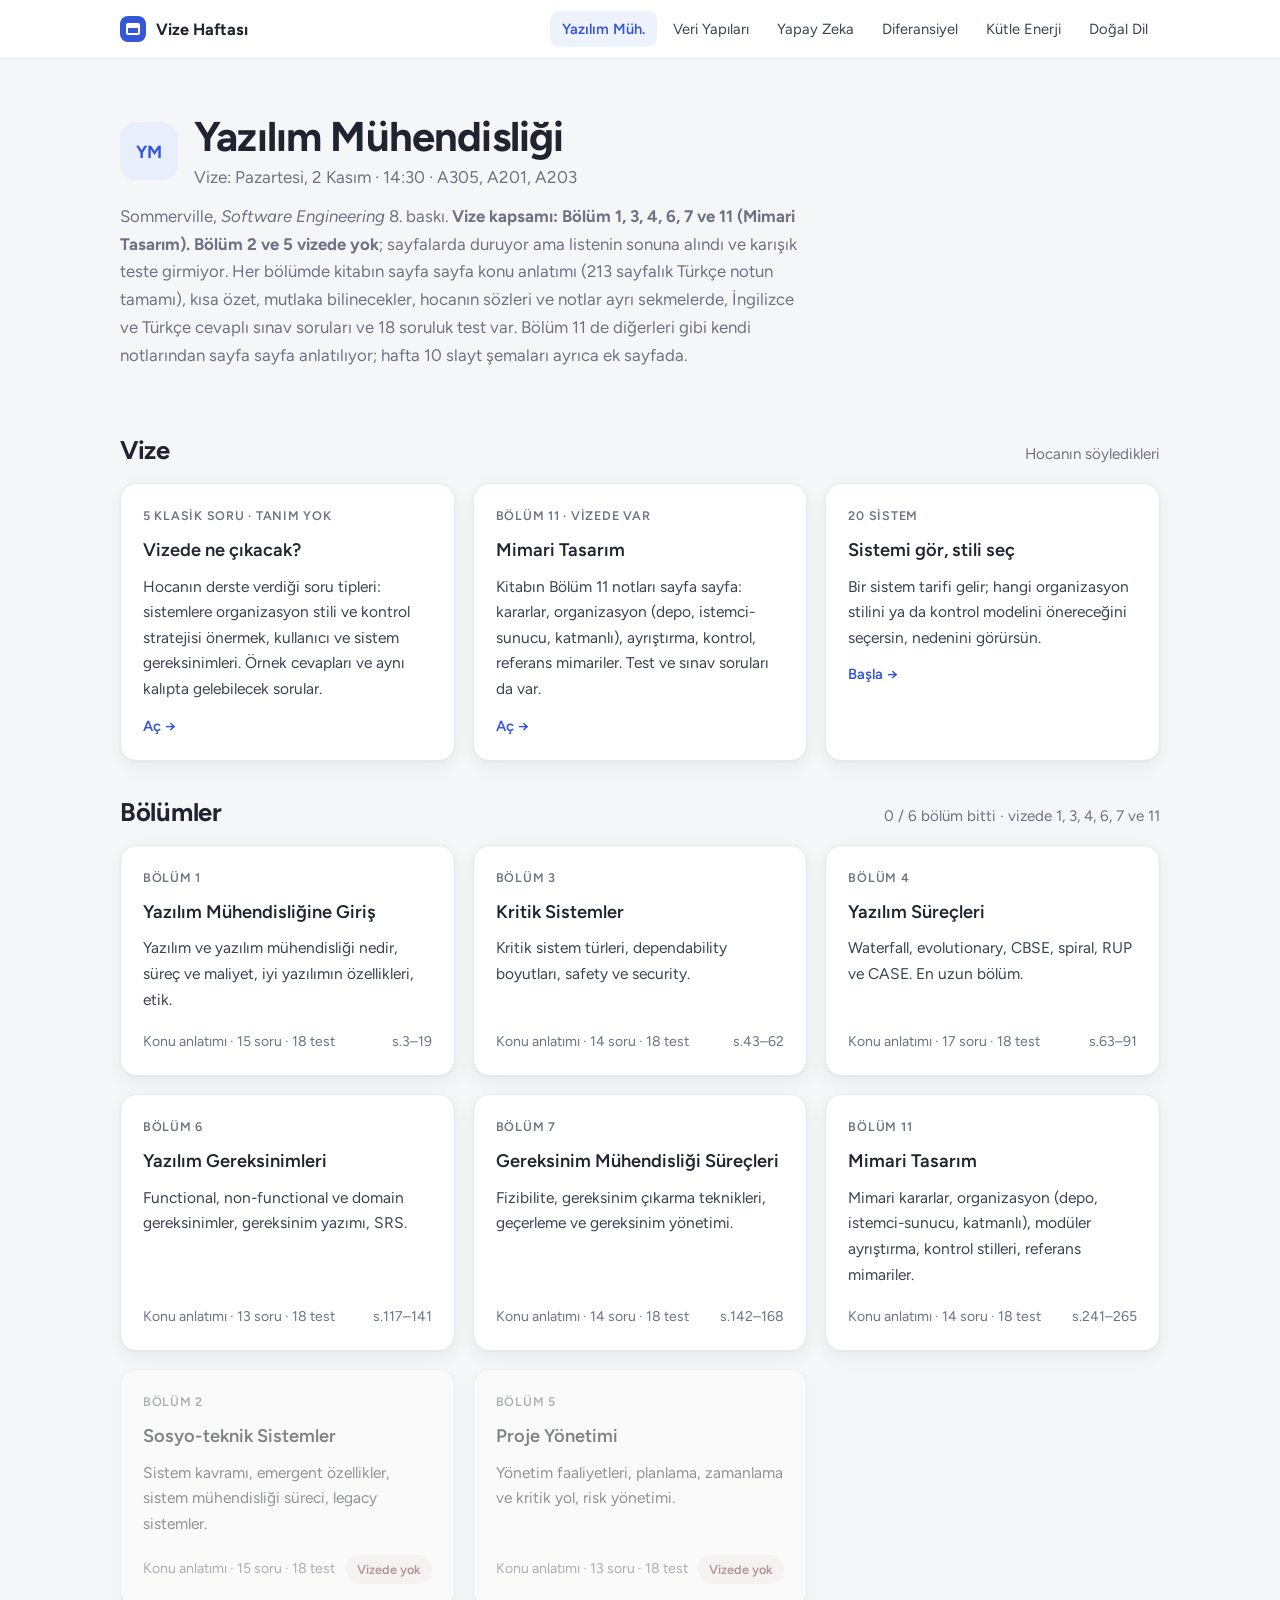
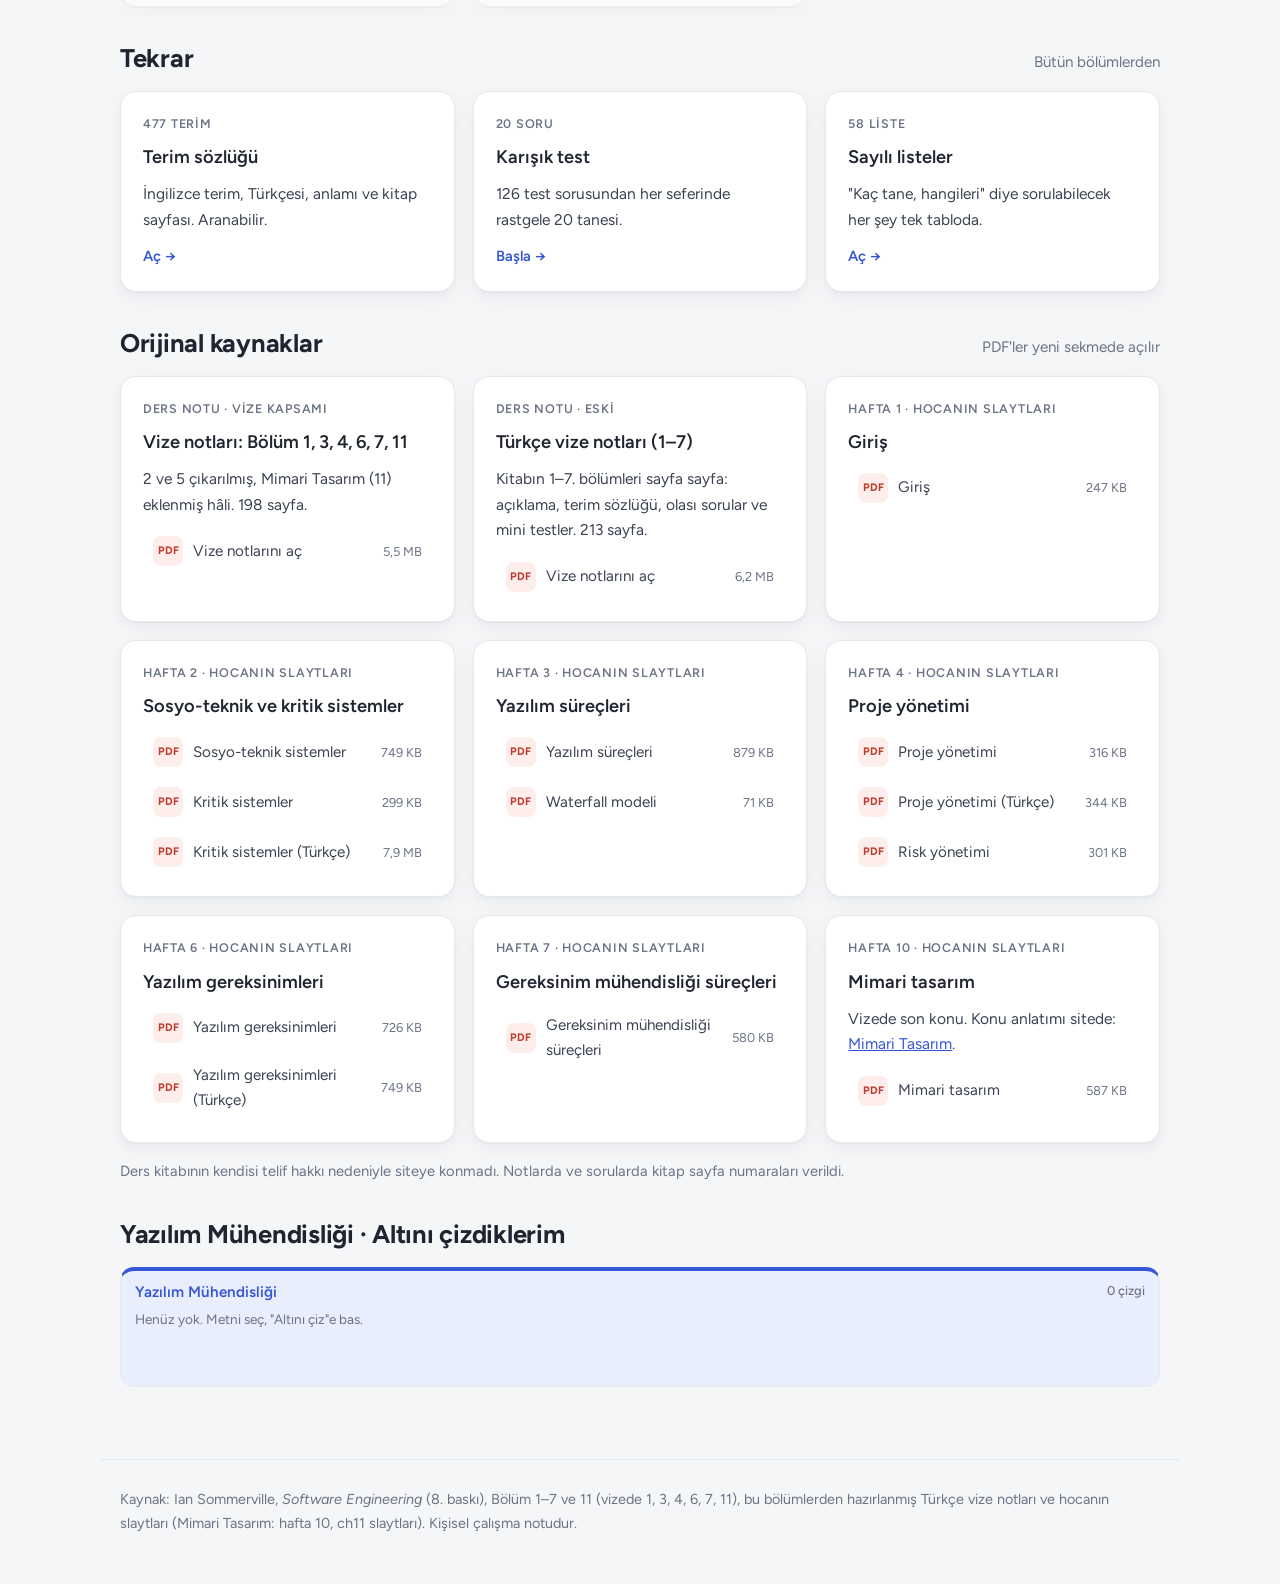
<file: yazilim-muhendisligi.html>
<!doctype html>
<html lang="tr">
<head>
<meta charset="utf-8">
<meta name="viewport" content="width=device-width, initial-scale=1, viewport-fit=cover">
<title>Yazılım Mühendisliği · Vize Haftası</title>
<link rel="icon" href="assets/favicon.svg" type="image/svg+xml">
<link rel="preconnect" href="https://fonts.googleapis.com">
<link rel="preconnect" href="https://fonts.gstatic.com" crossorigin>
<link rel="stylesheet" href="https://fonts.googleapis.com/css2?family=Figtree:wght@400;500;600;700&family=JetBrains+Mono:wght@400;600&display=swap">
<link rel="stylesheet" href="assets/site.css?v=ym2">
</head>
<body>

<header class="topbar"><div class="in">
  <a class="brand" href="./"><i></i>Vize Haftası</a>
  <nav aria-label="Dersler">
    <a href="yazilim-muhendisligi.html" class="on">Yazılım Müh.</a>
    <a href="veri-yapilari.html">Veri Yapıları</a>
    <a href="yapay-zeka.html">Yapay Zeka</a>
    <a href="diferansiyel-denklemler.html">Diferansiyel</a>
    <a href="kutle-enerji-denklikleri.html">Kütle Enerji</a>
    <a href="dogal-dil-isleme.html">Doğal Dil</a>
  </nav>
</div></header>

<main class="page">

<section class="view" data-view="home">
  <div class="hero">
    <div class="hero-row"><span class="badge lg c-ym">YM</span>
      <div><h1>Yazılım Mühendisliği</h1><p class="muted">Vize: Pazartesi, 2 Kasım · 14:30 · A305, A201, A203</p></div></div>
    <p class="sub">Sommerville, <i>Software Engineering</i> 8. baskı. <b>Vize kapsamı: Bölüm 1, 3, 4, 6, 7 ve 11 (Mimari Tasarım). Bölüm 2 ve 5 vizede yok</b>; sayfalarda duruyor ama listenin sonuna alındı ve karışık teste girmiyor. Her bölümde kitabın sayfa sayfa konu anlatımı (213 sayfalık Türkçe notun tamamı), kısa özet, mutlaka bilinecekler, hocanın sözleri ve notlar ayrı sekmelerde, İngilizce ve Türkçe cevaplı sınav soruları ve 18 soruluk test var. Bölüm 11 de diğerleri gibi kendi notlarından sayfa sayfa anlatılıyor; hafta 10 slayt şemaları ayrıca ek sayfada.</p>
  </div>

  <div class="section">
    <div class="section-title"><h2>Vize</h2><p>Hocanın söyledikleri</p></div>
    <div class="grid">
      <a class="card" href="#vize"><span class="label">5 klasik soru · tanım yok</span><h3>Vizede ne çıkacak?</h3><p class="desc">Hocanın derste verdiği soru tipleri: sistemlere organizasyon stili ve kontrol stratejisi önermek, kullanıcı ve sistem gereksinimleri. Örnek cevapları ve aynı kalıpta gelebilecek sorular.</p><span class="go">Aç →</span></a>
      <a class="card" href="#b11"><span class="label">Bölüm 11 · vizede var</span><h3>Mimari Tasarım</h3><p class="desc">Kitabın Bölüm 11 notları sayfa sayfa: kararlar, organizasyon (depo, istemci-sunucu, katmanlı), ayrıştırma, kontrol, referans mimariler. Test ve sınav soruları da var.</p><span class="go">Aç →</span></a>
      <a class="card" href="#pratik"><span class="label">20 sistem</span><h3>Sistemi gör, stili seç</h3><p class="desc">Bir sistem tarifi gelir; hangi organizasyon stilini ya da kontrol modelini önereceğini seçersin, nedenini görürsün.</p><span class="go">Başla →</span></a>
    </div>
  </div>

  <div class="section">
    <div class="section-title"><h2>Bölümler</h2><p id="ch-progress"></p></div>
    <div class="grid" id="ch-cards"></div>
  </div>

  <div class="section">
    <div class="section-title"><h2>Tekrar</h2><p>Bütün bölümlerden</p></div>
    <div class="grid">
      <a class="card" href="#sozluk"><span class="label">477 terim</span><h3>Terim sözlüğü</h3><p class="desc">İngilizce terim, Türkçesi, anlamı ve kitap sayfası. Aranabilir.</p><span class="go">Aç →</span></a>
      <a class="card" href="#karisik"><span class="label">20 soru</span><h3>Karışık test</h3><p class="desc">126 test sorusundan her seferinde rastgele 20 tanesi.</p><span class="go">Başla →</span></a>
      <a class="card" href="#listeler"><span class="label">58 liste</span><h3>Sayılı listeler</h3><p class="desc">"Kaç tane, hangileri" diye sorulabilecek her şey tek tabloda.</p><span class="go">Aç →</span></a>
    </div>
  </div>

  <div class="section" id="kaynaklar">
    <div class="section-title"><h2>Orijinal kaynaklar</h2><p>PDF'ler yeni sekmede açılır</p></div>
    <div class="grid wide">
<div class="card"><span class="label">Ders notu · vize kapsamı</span><h3>Vize notları: Bölüm 1, 3, 4, 6, 7, 11</h3><p class="desc">2 ve 5 çıkarılmış, Mimari Tasarım (11) eklenmiş hâli. 198 sayfa.</p><div class="files"><a href="kaynaklar/yazilim-muhendisligi/vize-notlari-1-3-4-6-7-11.pdf" target="_blank" rel="noopener"><span class="ic pdf">PDF</span><span>Vize notlarını aç</span><span class="sz">5,5 MB</span></a></div></div>
<div class="card"><span class="label">Ders notu · eski</span><h3>Türkçe vize notları (1–7)</h3><p class="desc">Kitabın 1–7. bölümleri sayfa sayfa: açıklama, terim sözlüğü, olası sorular ve mini testler. 213 sayfa.</p><div class="files"><a href="kaynaklar/yazilim-muhendisligi/vize-notlari.pdf" target="_blank" rel="noopener"><span class="ic pdf">PDF</span><span>Vize notlarını aç</span><span class="sz">6,2 MB</span></a></div></div>
<div class="card"><span class="label">Hafta 1 · hocanın slaytları</span><h3>Giriş</h3><div class="files"><a href="kaynaklar/yazilim-muhendisligi/slaytlar/hafta-1-giris.pdf" target="_blank" rel="noopener"><span class="ic pdf">PDF</span><span>Giriş</span><span class="sz">247 KB</span></a></div></div>
<div class="card"><span class="label">Hafta 2 · hocanın slaytları</span><h3>Sosyo-teknik ve kritik sistemler</h3><div class="files"><a href="kaynaklar/yazilim-muhendisligi/slaytlar/hafta-2-sosyo-teknik-sistemler.pdf" target="_blank" rel="noopener"><span class="ic pdf">PDF</span><span>Sosyo-teknik sistemler</span><span class="sz">749 KB</span></a><a href="kaynaklar/yazilim-muhendisligi/slaytlar/hafta-2-kritik-sistemler.pdf" target="_blank" rel="noopener"><span class="ic pdf">PDF</span><span>Kritik sistemler</span><span class="sz">299 KB</span></a><a href="kaynaklar/yazilim-muhendisligi/slaytlar/hafta-2-kritik-sistemler-turkce.pdf" target="_blank" rel="noopener"><span class="ic pdf">PDF</span><span>Kritik sistemler (Türkçe)</span><span class="sz">7,9 MB</span></a></div></div>
<div class="card"><span class="label">Hafta 3 · hocanın slaytları</span><h3>Yazılım süreçleri</h3><div class="files"><a href="kaynaklar/yazilim-muhendisligi/slaytlar/hafta-3-yazilim-surecleri.pdf" target="_blank" rel="noopener"><span class="ic pdf">PDF</span><span>Yazılım süreçleri</span><span class="sz">879 KB</span></a><a href="kaynaklar/yazilim-muhendisligi/slaytlar/hafta-3-waterfall.pdf" target="_blank" rel="noopener"><span class="ic pdf">PDF</span><span>Waterfall modeli</span><span class="sz">71 KB</span></a></div></div>
<div class="card"><span class="label">Hafta 4 · hocanın slaytları</span><h3>Proje yönetimi</h3><div class="files"><a href="kaynaklar/yazilim-muhendisligi/slaytlar/hafta-4-proje-yonetimi.pdf" target="_blank" rel="noopener"><span class="ic pdf">PDF</span><span>Proje yönetimi</span><span class="sz">316 KB</span></a><a href="kaynaklar/yazilim-muhendisligi/slaytlar/hafta-4-proje-yonetimi-turkce.pdf" target="_blank" rel="noopener"><span class="ic pdf">PDF</span><span>Proje yönetimi (Türkçe)</span><span class="sz">344 KB</span></a><a href="kaynaklar/yazilim-muhendisligi/slaytlar/hafta-4-risk-yonetimi.pdf" target="_blank" rel="noopener"><span class="ic pdf">PDF</span><span>Risk yönetimi</span><span class="sz">301 KB</span></a></div></div>
<div class="card"><span class="label">Hafta 6 · hocanın slaytları</span><h3>Yazılım gereksinimleri</h3><div class="files"><a href="kaynaklar/yazilim-muhendisligi/slaytlar/hafta-6-yazilim-gereksinimleri.pdf" target="_blank" rel="noopener"><span class="ic pdf">PDF</span><span>Yazılım gereksinimleri</span><span class="sz">726 KB</span></a><a href="kaynaklar/yazilim-muhendisligi/slaytlar/hafta-6-yazilim-gereksinimleri-turkce.pdf" target="_blank" rel="noopener"><span class="ic pdf">PDF</span><span>Yazılım gereksinimleri (Türkçe)</span><span class="sz">749 KB</span></a></div></div>
<div class="card"><span class="label">Hafta 7 · hocanın slaytları</span><h3>Gereksinim mühendisliği süreçleri</h3><div class="files"><a href="kaynaklar/yazilim-muhendisligi/slaytlar/hafta-7-gereksinim-muhendisligi-surecleri.pdf" target="_blank" rel="noopener"><span class="ic pdf">PDF</span><span>Gereksinim mühendisliği süreçleri</span><span class="sz">580 KB</span></a></div></div>
<div class="card"><span class="label">Hafta 10 · hocanın slaytları</span><h3>Mimari tasarım</h3><p class="desc">Vizede son konu. Konu anlatımı sitede: <a href="#mimari">Mimari Tasarım</a>.</p><div class="files"><a href="kaynaklar/yazilim-muhendisligi/slaytlar/hafta-10-mimari-tasarim.pdf" target="_blank" rel="noopener"><span class="ic pdf">PDF</span><span>Mimari tasarım</span><span class="sz">587 KB</span></a></div></div>
    </div>
    <p class="muted" style="font-size:.92rem">Ders kitabının kendisi telif hakkı nedeniyle siteye konmadı. Notlarda ve sorularda kitap sayfa numaraları verildi.</p>
  </div>
</section>

<section class="view" data-view="b1" hidden>
  <a class="back" href="#">← Tüm bölümler</a>
  <div class="view-head">
    <span class="label">Bölüm 1 · s.3–19</span>
    <h1>Yazılım Mühendisliğine Giriş</h1>
    <p class="en">Introduction</p>
  </div>
  <div class="tabs" role="tablist" aria-label="Bölüm 1 bölümleri">
    <button type="button" role="tab" data-tab="konu" aria-selected="true">Konu anlatımı</button>
    <button type="button" role="tab" data-tab="ozet" aria-selected="false">Özet</button>
    <button type="button" role="tab" data-tab="mb" aria-selected="false">Mutlaka bil</button>
    <button type="button" role="tab" data-tab="hoca" aria-selected="false">Hocanın sözleri</button>
    <button type="button" role="tab" data-tab="not" aria-selected="false">Notlar</button>
    <button type="button" role="tab" data-tab="soru" aria-selected="false">Sınav soruları · 15</button>
    <button type="button" role="tab" data-tab="test" aria-selected="false">Test · 18</button>
  </div>
  <div class="read">
    <div class="panel" data-panel="konu"><p class="muted">Yükleniyor…</p></div>
    <div class="panel" data-panel="ozet" hidden><div class="prose">
    <div class="box"><h3><span class="n">1.1</span>Yazılım ve yazılım mühendisliği</h3>
      <ul>
        <li><b>1968 yazılım krizi</b> (<span class="en">software crisis</span>): entegre devreli güçlü donanım büyük yazılımları mümkün kıldı, gelişigüzel geliştirme yetmedi → geç, pahalı, güvenilmez, bakımı zor projeler. "Software engineering" terimi bu konferansta doğdu.</li>
        <li><b>Yazılım</b> = programlar + <b>belgeler</b> + <b>yapılandırma verisi</b>. Yazılım soyut ve elle tutulamaz; fiziksel sınırı olmadığı için kolayca aşırı karmaşıklaşır.</li>
        <li>Ürün türleri: <b>Generic</b> (açık pazarda herkese; spec'i <b>geliştirici</b> kontrol eder, ör. kelime işlemci) · <b>Customised / bespoke</b> (tek müşteri; spec'i <b>müşteri</b> kontrol eder, ör. hava trafik kontrolü).</li>
        <li><b>YM</b>: sistem tanımlamasından bakıma kadar yazılım üretiminin tüm yönleriyle ilgilenen mühendislik disiplini. <b>Bilgisayar bilimi</b> = teori; <b>sistem mühendisliği</b> = donanım + yazılım + süreç, YM onun bir parçası.</li>
      </ul>
    </div>
    <div class="box"><h3><span class="n">1.1</span>Süreç, model, yöntem, maliyet</h3>
      <ul>
        <li><span class="count">4</span>temel süreç faaliyeti: <div class="chain"><span>Specification</span><span>Development</span><span>Validation</span><span>Evolution</span></div></li>
        <li><b>Süreç modeli</b>: sürecin tek bir bakış açısından basitleştirilmiş gösterimi → <span class="count">3</span> workflow · dataflow (activity) · role/action.</li>
        <li><span class="count">3</span>genel paradigma: <b>Waterfall</b> (ayrı, sıralı aşamalar; her aşama <span class="en">signed-off</span>) · <b>Iterative</b> (faaliyetler iç içe) · <b>CBSE</b> (hazır bileşenleri birleştir).</li>
        <li>Maliyet: ≈ <mark>%60 geliştirme, %40 test</mark>. Waterfall'da en pahalısı entegrasyon ve test. Uzun ömürlü sistemde evrim maliyeti geliştirmenin <b>3–4 katı</b>. Generic üründe test çok pahalı (çok sayıda yapılandırma).</li>
        <li>Yöntemin <span class="count">4</span>bileşeni: system model descriptions · rules · recommendations · process guidance. "Hiçbir nesnenin 7'den fazla alt nesnesi olmamalı" bir <b>recommendation</b>'dır.</li>
        <li><b>CASE</b> (<span class="en">Computer-Aided Software Engineering</span>): diyagram editörleri, analiz modülleri, rapor ve kod üreticileri.</li>
      </ul>
    </div>
    <div class="box"><h3><span class="n">1.1</span>İyi yazılım ve zorluklar</h3>
      <ul>
        <li><span class="count">4</span>temel özellik <span class="memo">M-D-E-U</span>: <b>Maintainability</b> · <b>Dependability</b> (reliability + security + safety) · <b>Efficiency</b> · <b>Usability</b>.</li>
        <li><span class="count">3</span>zorluk <span class="memo">H-D-T</span>: <b>Heterogeneity</b> (farklı makine, ağ, eski sistemler) · <b>Delivery</b> (kaliteden ödün vermeden hızlı teslim) · <b>Trust</b> (kullanıcı güveni).</li>
      </ul>
    </div>
    <div class="box"><h3><span class="n">1.2</span>Mesleki ve etik sorumluluk</h3>
      <ul>
        <li><span class="count">4</span>mesleki sorumluluk: <b>Confidentiality</b> · <b>Competence</b> · <b>Intellectual property rights</b> · <b>Computer misuse</b>.</li>
        <li>ACM/IEEE etik kodu <span class="count">8</span>ilke: <b>Public</b> (1 numara: kamu yararı) · Client &amp; Employer · Product · Judgment · Management · Profession · Colleagues · <b>Self</b> (hayat boyu öğrenme).</li>
        <li>Etik ikilemler: yönetimle anlaşmazlık, emniyet-kritik sistemde eksik test, askeri sistemlerde çalışma.</li>
      </ul>
    </div>
  </div></div>
    <div class="panel" data-panel="mb" hidden></div>
    <div class="panel" data-panel="hoca" hidden><p class="muted">Yükleniyor…</p></div>
    <div class="panel" data-panel="not" hidden><p class="muted">Yükleniyor…</p></div>
    <div class="panel" data-panel="soru" hidden></div>
    <div class="panel" data-panel="test" hidden></div>
    <div class="pager"></div>
  </div>
</section>
<section class="view" data-view="b2" hidden>
  <a class="back" href="#">← Tüm bölümler</a>
  <div class="view-head">
    <span class="label">Bölüm 2 · s.20–42</span>
    <h1>Sosyo-teknik Sistemler</h1>
    <p class="en">Socio-technical systems</p>
  </div>
  <div class="tabs" role="tablist" aria-label="Bölüm 2 bölümleri">
    <button type="button" role="tab" data-tab="konu" aria-selected="true">Konu anlatımı</button>
    <button type="button" role="tab" data-tab="ozet" aria-selected="false">Özet</button>
    <button type="button" role="tab" data-tab="mb" aria-selected="false">Mutlaka bil</button>
    <button type="button" role="tab" data-tab="hoca" aria-selected="false">Hocanın sözleri</button>
    <button type="button" role="tab" data-tab="not" aria-selected="false">Notlar</button>
    <button type="button" role="tab" data-tab="soru" aria-selected="false">Sınav soruları · 15</button>
    <button type="button" role="tab" data-tab="test" aria-selected="false">Test · 18</button>
  </div>
  <div class="read">
    <div class="panel" data-panel="konu"><p class="muted">Yükleniyor…</p></div>
    <div class="panel" data-panel="ozet" hidden><div class="prose">
    <div class="box"><h3><span class="n">2.1</span>Sistem ve özellikleri</h3>
      <ul>
        <li><b>Sistem</b>: bir hedef için birlikte çalışan, birbiriyle ilişkili bileşenlerin amaçlı topluluğu; parçaların toplamından fazlası.</li>
        <li><b>Teknik</b> sistem = donanım + yazılım (süreç yok, ör. cep telefonu) · <b>Sosyo-teknik</b> = + insanlar, işletim süreçleri, kurumsal politikalar; dış kısıtlardan (yasalar) etkilenir.</li>
        <li>Sosyo-teknik sistemin <span class="count">3</span>özelliği: <b>emergent properties</b> · <b>nondeterministic</b> (insan yüzünden aynı girdi → farklı çıktı) · başarısı <b>kurumsal hedeflere</b> bağlı.</li>
        <li><b>Emergent properties</b>: tek parçaya değil bütüne ait. Functional (bisiklet → ulaşım aracı) · non-functional (volume, reliability, security, repairability, usability).</li>
        <li>Güvenilirliği etkileyen <span class="count">3</span>faktör: hardware · software · operator reliability. Yazılım <b>aşınmaz</b>, hataları genelde <b>geçicidir</b>.</li>
      </ul>
    </div>
    <div class="box"><h3><span class="n">2.2</span>Sistem mühendisliği süreci</h3>
      <ul>
        <li><span class="count">7</span>aşama (şelale modelini etkiledi):
          <div class="chain"><span>Requirements definition</span><span>System design</span><span>Sub-system development</span><span>System integration</span><span>Installation</span><span>Evolution</span><span>Decommissioning</span></div></li>
        <li>Yazılım sürecinden <span class="count">2</span>fark: <b>limited scope for rework</b> (baz istasyonu yeri) · <b>interdisciplinary involvement</b>.</li>
        <li>Gereksinim tanımında <span class="count">3</span>tür: abstract functional requirements · system properties · sistemin <b>sergilememesi</b> gerekenler. <b>Wicked problem</b>: tanımı ancak çözülürken netleşen problem (deprem planlaması).</li>
        <li>Tasarım <span class="count">5</span>adım: <div class="chain"><span>Partition requirements</span><span>Identify sub-systems</span><span>Assign requirements</span><span>Specify functionality</span><span>Define interfaces</span></div> Arayüzler belirlenince alt sistemler <b>paralel</b> geliştirilir. Blok diyagram: kutu = alt sistem, ok = ilişki.</li>
        <li>Alt sistem: <b>COTS</b> (hazır ticari ürün). Entegrasyon: <b>incremental &gt; big bang</b> (hepsi aynı anda bitmez; hatanın yeri kolay bulunur).</li>
        <li>Evrim pahalı, <span class="count">4</span>neden: iş + teknik analiz · alt sistemler birbirini etkiler · tasarım gerekçeleri kayıtsız · yapı zamanla bozulur.</li>
      </ul>
    </div>
    <div class="box"><h3><span class="n">2.3–2.4</span>Kurum, insan ve legacy sistemler</h3>
      <ul>
        <li><span class="count">3</span>insan faktörü: <b>process changes</b> · <b>job changes</b> (vasıfsızlaştırma, statü kaybı) · <b>organisational changes</b> (politik güç).</li>
        <li><span class="count">3</span>kurumsal süreç: procurement · development · operational. <b>Principal contractor</b> işi alır, <b>sub-contractor</b>'lara dağıtır.</li>
        <li><b>Legacy system</b>: eski teknolojili ama iş için kritik sosyo-teknik sistem. <span class="count">6</span>bileşen: hardware · support software · application software · application data · business processes · business policies &amp; rules (katmanlı model).</li>
      </ul>
    </div>
  </div></div>
    <div class="panel" data-panel="mb" hidden></div>
    <div class="panel" data-panel="hoca" hidden><p class="muted">Yükleniyor…</p></div>
    <div class="panel" data-panel="not" hidden><p class="muted">Yükleniyor…</p></div>
    <div class="panel" data-panel="soru" hidden></div>
    <div class="panel" data-panel="test" hidden></div>
    <div class="pager"></div>
  </div>
</section>
<section class="view" data-view="b3" hidden>
  <a class="back" href="#">← Tüm bölümler</a>
  <div class="view-head">
    <span class="label">Bölüm 3 · s.43–62</span>
    <h1>Kritik Sistemler</h1>
    <p class="en">Critical systems</p>
  </div>
  <div class="tabs" role="tablist" aria-label="Bölüm 3 bölümleri">
    <button type="button" role="tab" data-tab="konu" aria-selected="true">Konu anlatımı</button>
    <button type="button" role="tab" data-tab="ozet" aria-selected="false">Özet</button>
    <button type="button" role="tab" data-tab="mb" aria-selected="false">Mutlaka bil</button>
    <button type="button" role="tab" data-tab="hoca" aria-selected="false">Hocanın sözleri</button>
    <button type="button" role="tab" data-tab="not" aria-selected="false">Notlar</button>
    <button type="button" role="tab" data-tab="soru" aria-selected="false">Sınav soruları · 14</button>
    <button type="button" role="tab" data-tab="test" aria-selected="false">Test · 18</button>
  </div>
  <div class="read">
    <div class="panel" data-panel="konu"><p class="muted">Yükleniyor…</p></div>
    <div class="panel" data-panel="ozet" hidden><div class="prose">
    <div class="box"><h3><span class="n">3.1</span>Kritik sistem türleri</h3>
      <ul>
        <li><span class="count">3</span>tür: <b>safety-critical</b> (kimya fabrikası) · <b>mission-critical</b> (uzay aracı navigasyonu) · <b>business-critical</b> (banka hesap sistemi).</li>
        <li>Dependability neden en önemli, <span class="count">3</span>: güvenilmez sistem reddedilir · arıza maliyeti sistemden büyük olabilir · veri kaybı.</li>
        <li>Arıza kaynakları: donanım · yazılım · <b>insan operatör</b> (bugün en büyük tek neden). Örnek sistem: <b>insülin pompası</b> (available + reliable, asla aşırı doz yok).</li>
      </ul>
    </div>
    <div class="box"><h3><span class="n">3.2–3.3</span>Dependability, availability, reliability</h3>
      <ul>
        <li><span class="count">4</span>boyut <span class="memo">A-R-S-S</span>: <b>Availability</b> (istendiğinde hizmet) · <b>Reliability</b> (tanımlandığı gibi hizmet) · <b>Safety</b> (felaketsiz çalışma) · <b>Security</b> (saldırıya karşı koruma). Ek: repairability · maintainability · survivability · error tolerance.</li>
        <li>Maliyet güvenilebilirlikle <b>üstel</b> artar; %100 güvenilir olduğu kanıtlanamaz.</li>
        <li><b>Reliability</b>: belirli ortamda ve sürede arızasız çalışma olasılığı. <b>Availability</b>: bir anda çalışır olma olasılığı. A yılda 1 kez arızalanıp 3 günde, B ayda 1 kez arızalanıp 10 dakikada açılıyor → <mark>A daha reliable, B daha available</mark>.</li>
        <li>Zincir: <div class="chain"><span>Human error</span><span>System fault</span><span>System error</span><span>System failure</span></div> Kusur her zaman hataya, hata her zaman arızaya dönüşmez.</li>
        <li>Güvenilirliği artırmanın <span class="count">3</span>yolu: <b>fault avoidance</b> · <b>fault detection &amp; removal</b> · <b>fault tolerance</b>. Mills: bilinen hataların %60'ını gidermek güvenilirliği yalnızca <b>%3</b> artırdı.</li>
      </ul>
    </div>
    <div class="box"><h3><span class="n">3.4</span>Safety</h3>
      <ul>
        <li><b>Primary</b> (gömülü kontrolcü, doğrudan zarar) ve <b>secondary</b> (ilaç veritabanı, dolaylı zarar) safety-critical yazılım.</li>
        <li><b>Reliable ≠ safe</b>, <span class="count">3</span>neden: spec eksik · donanım arızası beklenmedik girdi üretir · operatörün tek başına doğru ama tehlikeli girdisi (yerdeki uçağın iniş takımını kaldırma).</li>
        <li>Terimler: accident (mishap) · <b>hazard</b> (kazaya yol açabilecek durum) · damage · hazard severity · hazard probability · <b>risk</b>.</li>
        <li>Emniyetin <span class="count">3</span>yolu: <b>hazard avoidance</b> (iki düğmeli kesme makinesi) · <b>hazard detection &amp; removal</b> (basınç tahliye vanası) · <b>damage limitation</b> (motor yangın söndürücü).</li>
      </ul>
    </div>
    <div class="box"><h3><span class="n">3.5</span>Security</h3>
      <ul>
        <li>Terimler: exposure · <b>vulnerability</b> (istismar edilebilir zayıflık) · <b>attack</b> (istismarın kendisi) · <b>threat</b> (zarar potansiyeli) · <b>control</b> (ör. şifreleme).</li>
        <li>Saldırının <span class="count">3</span>zararı: denial of service · corruption of programs or data · disclosure of confidential information.</li>
        <li>Güvenliğin <span class="count">3</span>yolu: <b>vulnerability avoidance</b> (dış ağa bağlama) · <b>attack detection &amp; neutralisation</b> (virüs tarayıcı) · <b>exposure limitation</b> (düzenli yedek).</li>
      </ul>
    </div>
  </div></div>
    <div class="panel" data-panel="mb" hidden></div>
    <div class="panel" data-panel="hoca" hidden><p class="muted">Yükleniyor…</p></div>
    <div class="panel" data-panel="not" hidden><p class="muted">Yükleniyor…</p></div>
    <div class="panel" data-panel="soru" hidden></div>
    <div class="panel" data-panel="test" hidden></div>
    <div class="pager"></div>
  </div>
</section>
<section class="view" data-view="b4" hidden>
  <a class="back" href="#">← Tüm bölümler</a>
  <div class="view-head">
    <span class="label">Bölüm 4 · s.63–91</span>
    <h1>Yazılım Süreçleri</h1>
    <p class="en">Software processes</p>
  </div>
  <div class="tabs" role="tablist" aria-label="Bölüm 4 bölümleri">
    <button type="button" role="tab" data-tab="konu" aria-selected="true">Konu anlatımı</button>
    <button type="button" role="tab" data-tab="ozet" aria-selected="false">Özet</button>
    <button type="button" role="tab" data-tab="mb" aria-selected="false">Mutlaka bil</button>
    <button type="button" role="tab" data-tab="hoca" aria-selected="false">Hocanın sözleri</button>
    <button type="button" role="tab" data-tab="not" aria-selected="false">Notlar</button>
    <button type="button" role="tab" data-tab="soru" aria-selected="false">Sınav soruları · 17</button>
    <button type="button" role="tab" data-tab="test" aria-selected="false">Test · 18</button>
  </div>
  <div class="read">
    <div class="panel" data-panel="konu"><p class="muted">Yükleniyor…</p></div>
    <div class="panel" data-panel="ozet" hidden><div class="prose">
    <div class="box"><h3><span class="n">4.1</span>Süreç modelleri</h3>
      <ul>
        <li><span class="count">4</span>temel faaliyet: specification · design &amp; implementation · validation · evolution. <span class="count">3</span>genel model: <b>waterfall</b> · <b>evolutionary</b> · <b>CBSE</b> (birbirini dışlamaz). Formal geliştirme: <b>Cleanroom</b> (kusur testi yok).</li>
        <li><b>Waterfall</b> (Royce 1970), <span class="count">5</span>aşama:
          <div class="chain"><span>Requirements analysis &amp; definition</span><span>System &amp; software design</span><span>Implementation &amp; unit testing</span><span>Integration &amp; system testing</span><span>Operation &amp; maintenance</span></div>
          Artı: her aşamada belge, diğer mühendislik modellerine uyum. Eksi: <b>inflexible partitioning</b>. Ne zaman: gereksinimler iyi anlaşılmış ve değişmeyecekse. En uzun aşama: işletim ve bakım.</li>
        <li><b>Evolutionary</b>: <b>exploratory development</b> (müşteriyle keşfet, son sistemi teslim et) · <b>throwaway prototyping</b> (gereksinimi anla, at). Sorunlar: süreç <b>görünür değil</b> · <b>kötü yapı</b>. ≤ 500.000 satırlık sistemler için iyi.</li>
        <li><b>CBSE</b>: <div class="chain"><span>Requirements specification</span><span>Component analysis</span><span>Requirements modification</span><span>System design with reuse</span><span>Development &amp; integration</span><span>System validation</span></div> Artı: daha az kod, maliyet ve risk, hızlı teslim. Eksi: gereksinimden ödün, evrim kontrolü kaybı.</li>
      </ul>
    </div>
    <div class="box"><h3><span class="n">4.2</span>Süreç yinelemesi</h3>
      <ul>
        <li><b>Incremental delivery</b>: en öncelikli hizmetler önce; artım ≤ 20.000 satır. <span class="count">4</span>avantaj: müşteri beklemez · ilk artımlar prototip olur · başarısızlık riski düşer · öncelikli hizmetler en çok test edilir. Uç örneği: <b>XP</b> (pair programming).</li>
        <li><b>Spiral</b> (Boehm 1988): her döngü bir aşama, <span class="count">4</span>sektör: <div class="chain"><span>Objective setting</span><span>Risk assessment &amp; reduction</span><span>Development &amp; validation</span><span>Planning</span></div> Diğerlerinden farkı: <mark>riskin açıkça tanınması</mark>. Ana risk arayüzse prototipleme, entegrasyonsa waterfall seçilebilir.</li>
      </ul>
    </div>
    <div class="box"><h3><span class="n">4.3</span>Süreç faaliyetleri</h3>
      <ul>
        <li>RE <span class="count">4</span>aşama: <div class="chain"><span>Feasibility study</span><span>Elicitation &amp; analysis</span><span>Specification</span><span>Validation</span></div></li>
        <li>Tasarım <span class="count">6</span>faaliyet: architectural design · abstract specification · interface design · component design · data structure design · algorithm design.</li>
        <li>Yapılandırılmış yöntem modelleri <span class="count">5</span>: object · sequence · state transition · structural · data-flow.</li>
        <li><b>Testing ≠ debugging</b>: test kusurun <b>varlığını</b> gösterir, debugging <b>yerini bulup düzeltir</b> (locate → design repair → repair → retest).</li>
        <li>Test <span class="count">3</span>aşama: <div class="chain"><span>Component (unit)</span><span>System</span><span>Acceptance</span></div> <b>Alpha</b>: tek müşteriye özel sistemde kabul testi. <b>Beta</b>: ürünü satıştan önce potansiyel müşterilere vermek.</li>
        <li>Geliştirme ile bakım ayrımı giderek anlamsız: yazılım sürekli evrilir.</li>
      </ul>
    </div>
    <div class="box"><h3><span class="n">4.4–4.5</span>RUP ve CASE</h3>
      <ul>
        <li><b>RUP</b>: <span class="count">3</span>bakış (dynamic = fazlar, static = iş akışları, practice = iyi uygulamalar). <span class="count">4</span>faz <span class="memo">I-E-C-T</span>: <div class="chain"><span>Inception (business case)</span><span>Elaboration (mimari, plan, riskler)</span><span>Construction</span><span>Transition</span></div></li>
        <li>İş akışları: 6 temel (business modelling, requirements, analysis &amp; design, implementation, test, deployment) + 3 destek (configuration &amp; change mgmt, project mgmt, environment). Fazlar iş akışlarına bağlı değil → her iş akışı her fazda aktif olabilir.</li>
        <li><span class="count">6</span>iyi uygulama: iteratif geliştir · gereksinimleri yönet · bileşen tabanlı mimari · UML ile görsel modelle · kaliteyi doğrula · değişiklikleri kontrol et.</li>
        <li><b>CASE</b>: beklenenden az (~%40) iyileşme; <span class="count">2</span>sınırlayıcı: yaratıcı tasarım işi · ekip işi. Destek genişliğine göre: <b>tools</b> · <b>workbenches</b> · <b>environments</b> (Fuggetta).</li>
      </ul>
    </div>
  </div></div>
    <div class="panel" data-panel="mb" hidden></div>
    <div class="panel" data-panel="hoca" hidden><p class="muted">Yükleniyor…</p></div>
    <div class="panel" data-panel="not" hidden><p class="muted">Yükleniyor…</p></div>
    <div class="panel" data-panel="soru" hidden></div>
    <div class="panel" data-panel="test" hidden></div>
    <div class="pager"></div>
  </div>
</section>
<section class="view" data-view="b5" hidden>
  <a class="back" href="#">← Tüm bölümler</a>
  <div class="view-head">
    <span class="label">Bölüm 5 · s.92–113</span>
    <h1>Proje Yönetimi</h1>
    <p class="en">Project management</p>
  </div>
  <div class="tabs" role="tablist" aria-label="Bölüm 5 bölümleri">
    <button type="button" role="tab" data-tab="konu" aria-selected="true">Konu anlatımı</button>
    <button type="button" role="tab" data-tab="ozet" aria-selected="false">Özet</button>
    <button type="button" role="tab" data-tab="mb" aria-selected="false">Mutlaka bil</button>
    <button type="button" role="tab" data-tab="hoca" aria-selected="false">Hocanın sözleri</button>
    <button type="button" role="tab" data-tab="not" aria-selected="false">Notlar</button>
    <button type="button" role="tab" data-tab="soru" aria-selected="false">Sınav soruları · 13</button>
    <button type="button" role="tab" data-tab="test" aria-selected="false">Test · 18</button>
  </div>
  <div class="read">
    <div class="panel" data-panel="konu"><p class="muted">Yükleniyor…</p></div>
    <div class="panel" data-panel="ozet" hidden><div class="prose">
    <div class="box"><h3><span class="n">5.1</span>Yönetim faaliyetleri</h3>
      <ul>
        <li>Yazılım yönetimi neden farklı, <span class="count">3</span>: ürün <b>intangible</b> · <b>standart süreç yok</b> · büyük projeler <b>tek seferlik</b>.</li>
        <li><span class="count">6</span>faaliyet: proposal writing · planning &amp; scheduling · costing · monitoring &amp; reviews · personnel selection &amp; evaluation · report writing &amp; presentations. (İyi programcı ≠ iyi yönetici.)</li>
        <li>İdeal ekip kurulamayabilir: bütçe, uygun kişi yok, kurum içi kısıt. Ekipte en az bir deneyimli kişi olmalı.</li>
      </ul>
    </div>
    <div class="box"><h3><span class="n">5.2</span>Planlama</h3>
      <ul>
        <li>Diğer plan türleri: quality · validation · configuration management · maintenance · staff development.</li>
        <li>Planlama <b>yinelemelidir</b>; tahminler kötümser olmalı, <b>contingency</b> eklenmeli.</li>
        <li>Proje planının <span class="count">7</span>bölümü: introduction · project organisation · risk analysis · hardware &amp; software resources · work breakdown · project schedule · monitoring &amp; reporting.</li>
        <li><b>Milestone</b>: faaliyetin tanınabilir bitiş noktası, resmi çıktı (yönetime rapor). <b>Deliverable</b>: müşteriye teslim edilen sonuç. Deliverable'lar milestone'dur, tersi şart değil. "%80 bitti" milestone olmaz.</li>
      </ul>
    </div>
    <div class="box"><h3><span class="n">5.3</span>Zamanlama</h3>
      <ul>
        <li><span class="count">5</span>adım: <div class="chain"><span>Identify activities</span><span>Identify dependencies</span><span>Estimate resources</span><span>Allocate people</span><span>Create charts</span></div></li>
        <li>Faaliyet en az 1 hafta, en fazla 8–10 hafta. Tahmine önce <b>%30</b>, sonra <b>%20</b> ekle.</li>
        <li><b>Bar chart / Gantt</b>: kim, ne zaman. <b>Activity network</b>: bağımlılıklar. <b>Critical path</b>: ağdaki en uzun yol = minimum süre; üzerindeki gecikme projeyi geciktirir.</li>
      </ul>
    </div>
    <div class="box"><h3><span class="n">5.4</span>Risk yönetimi</h3>
      <ul>
        <li><span class="count">3</span>kategori (örtüşebilir): <b>project</b> (deneyimli tasarımcının ayrılması) · <b>product</b> (satın alınan bileşenin çalışmaması) · <b>business</b> (rakibin yeni ürünü).</li>
        <li>Süreç: <div class="chain"><span>Risk identification</span><span>Risk analysis</span><span>Risk planning</span><span>Risk monitoring</span></div></li>
        <li><span class="count">6</span>risk türü: technology · people · organisational · tools · requirements · estimation.</li>
        <li>Olasılık bantları: very low &lt;%10 · low %10–25 · moderate %25–50 · high %50–75 · very high &gt;%75. Etki: catastrophic · serious · tolerable · insignificant.</li>
        <li><span class="count">3</span>strateji: <b>avoidance</b> (olasılığı azalt) · <b>minimisation</b> (etkiyi azalt) · <b>contingency plans</b> (B planı). Risk göstergesi örneği: düşük moral → people risk.</li>
      </ul>
    </div>
  </div></div>
    <div class="panel" data-panel="mb" hidden></div>
    <div class="panel" data-panel="hoca" hidden><p class="muted">Yükleniyor…</p></div>
    <div class="panel" data-panel="not" hidden><p class="muted">Yükleniyor…</p></div>
    <div class="panel" data-panel="soru" hidden></div>
    <div class="panel" data-panel="test" hidden></div>
    <div class="pager"></div>
  </div>
</section>
<section class="view" data-view="b6" hidden>
  <a class="back" href="#">← Tüm bölümler</a>
  <div class="view-head">
    <span class="label">Bölüm 6 · s.117–141</span>
    <h1>Yazılım Gereksinimleri</h1>
    <p class="en">Software requirements</p>
  </div>
  <div class="tabs" role="tablist" aria-label="Bölüm 6 bölümleri">
    <button type="button" role="tab" data-tab="konu" aria-selected="true">Konu anlatımı</button>
    <button type="button" role="tab" data-tab="ozet" aria-selected="false">Özet</button>
    <button type="button" role="tab" data-tab="mb" aria-selected="false">Mutlaka bil</button>
    <button type="button" role="tab" data-tab="hoca" aria-selected="false">Hocanın sözleri</button>
    <button type="button" role="tab" data-tab="not" aria-selected="false">Notlar</button>
    <button type="button" role="tab" data-tab="soru" aria-selected="false">Sınav soruları · 13</button>
    <button type="button" role="tab" data-tab="test" aria-selected="false">Test · 18</button>
  </div>
  <div class="read">
    <div class="panel" data-panel="konu"><p class="muted">Yükleniyor…</p></div>
    <div class="panel" data-panel="ozet" hidden><div class="prose">
    <div class="box"><h3><span class="n">6.1</span>Gereksinim türleri</h3>
      <ul>
        <li><b>User requirements</b>: doğal dil + diyagram, soyut; müşteri ve yöneticiler için. <b>System requirements</b>: ayrıntılı, kesin, sözleşmeye girebilir; mimar ve geliştiriciler için.</li>
        <li><span class="count">3</span>tür: <b>functional</b> (hizmetler, girdilere tepki) · <b>non-functional</b> (hizmetler üzerindeki kısıtlar, genelde sistemin bütünü) · <b>domain</b> (uygulama alanından gelir).</li>
        <li>Belge <b>complete</b> (her hizmet tanımlı) ve <b>consistent</b> (çelişki yok) olmalı; büyük sistemde pratikte imkânsız. "Appropriate viewers" gibi ifadeler <b>imprecision</b> yaratır.</li>
        <li>NFR neden daha kritik: karşılanmazsa <b>bütün sistem kullanılamaz</b> (uçak güvenilirlik sertifikası alamaz).</li>
        <li>NFR sınıflandırması (Şekil 6.3):
          <ul>
            <li><b>Product</b>: usability · efficiency (performance, space) · reliability · portability</li>
            <li><b>Organisational</b>: delivery · implementation · standards</li>
            <li><b>External</b>: interoperability · ethical · legislative (privacy, safety)</li>
          </ul></li>
        <li><b>Goal</b> ("kolay kullanılmalı") test edilemez; <b>verifiable</b> NFR ölçütle yazılır ("2 saat eğitimden sonra günde ≤ 2 hata"). Ölçütler: speed · size · ease of use · reliability (MTTF) · robustness · portability.</li>
        <li>Domain gereksinimi sorunu: alan dilinde yazılır, uzmanlar "açık" bilgiyi atlar.</li>
      </ul>
    </div>
    <div class="box"><h3><span class="n">6.2–6.4</span>Gereksinim yazmak</h3>
      <ul>
        <li>User req. doğal dil sorunları <span class="count">3</span>: lack of clarity · requirements confusion · requirements amalgamation.</li>
        <li>Yazım kuralları <span class="count">4</span>: standart format · <b>shall</b> (zorunlu) / <b>should</b> (istenen) · önemli kısmı vurgula · jargondan kaçın. + <b>rationale</b>.</li>
        <li>System req. doğal dil sorunları: ambiguity · overflexibility · lack of modularisation. Gösterimler <span class="count">4</span>: structured natural language · design description languages · graphical notations (use-case, sequence) · mathematical specifications.</li>
        <li>Standart form <span class="count">7</span>öğe: function · inputs (source) · outputs (destination) · requires · action · <b>pre-condition / post-condition</b> · side effects. Sequence diagram yukarıdan aşağı okunur (ATM).</li>
        <li>Arayüz tanımlama <span class="count">3</span>tür: procedural interfaces (API) · data structures · representations of data (bit sırası).</li>
      </ul>
    </div>
    <div class="box"><h3><span class="n">6.5</span>Gereksinim belgesi (SRS)</h3>
      <ul>
        <li><span class="count">5</span>kullanıcı: system customers · managers · system engineers · test engineers · maintenance engineers.</li>
        <li>IEEE/ANSI 830-1998: <div class="chain"><span>Introduction</span><span>General description</span><span>Specific requirements</span><span>Appendices</span><span>Index</span></div></li>
      </ul>
    </div>
  </div></div>
    <div class="panel" data-panel="mb" hidden></div>
    <div class="panel" data-panel="hoca" hidden><p class="muted">Yükleniyor…</p></div>
    <div class="panel" data-panel="not" hidden><p class="muted">Yükleniyor…</p></div>
    <div class="panel" data-panel="soru" hidden></div>
    <div class="panel" data-panel="test" hidden></div>
    <div class="pager"></div>
  </div>
</section>
<section class="view" data-view="b7" hidden>
  <a class="back" href="#">← Tüm bölümler</a>
  <div class="view-head">
    <span class="label">Bölüm 7 · s.142–168</span>
    <h1>Gereksinim Mühendisliği Süreçleri</h1>
    <p class="en">Requirements engineering processes</p>
  </div>
  <div class="tabs" role="tablist" aria-label="Bölüm 7 bölümleri">
    <button type="button" role="tab" data-tab="konu" aria-selected="true">Konu anlatımı</button>
    <button type="button" role="tab" data-tab="ozet" aria-selected="false">Özet</button>
    <button type="button" role="tab" data-tab="mb" aria-selected="false">Mutlaka bil</button>
    <button type="button" role="tab" data-tab="hoca" aria-selected="false">Hocanın sözleri</button>
    <button type="button" role="tab" data-tab="not" aria-selected="false">Notlar</button>
    <button type="button" role="tab" data-tab="soru" aria-selected="false">Sınav soruları · 14</button>
    <button type="button" role="tab" data-tab="test" aria-selected="false">Test · 18</button>
  </div>
  <div class="read">
    <div class="panel" data-panel="konu"><p class="muted">Yükleniyor…</p></div>
    <div class="panel" data-panel="ozet" hidden><div class="prose">
    <div class="box"><h3><span class="n">7.1</span>Süreç ve fizibilite</h3>
      <ul>
        <li>RE süreci: feasibility → elicitation &amp; analysis → specification → validation, üstüne <b>requirements management</b>; spiral olarak da gösterilir.</li>
        <li>Fizibilite <span class="count">3</span>soru: kurum hedeflerine katkı? mevcut teknoloji, maliyet ve takvimle yapılabilir mi? mevcut sistemlerle entegre olur mu? <b>2–3 hafta</b>, sonunda rapor.</li>
      </ul>
    </div>
    <div class="box"><h3><span class="n">7.2</span>Gereksinim çıkarma ve analiz</h3>
      <ul>
        <li><b>Stakeholder</b>: sistemden doğrudan ya da dolaylı etkilenen herkes. Çıkarma <span class="count">5</span>nedenle zor: ne istediklerini bilmezler · kendi terimleri ve örtük bilgi · çatışan istekler · politik faktörler · değişen iş ortamı.</li>
        <li>Spiral <span class="count">4</span>faaliyet: <div class="chain"><span>Discovery</span><span>Classification &amp; organisation</span><span>Prioritisation &amp; negotiation</span><span>Documentation</span></div></li>
        <li><b>Viewpoints</b> <span class="count">3</span>: <b>interactor</b> (ATM: müşteri, hesap veritabanı) · <b>indirect</b> (banka yönetimi, güvenlik) · <b>domain</b> (bankalar arası standartlar). Hiyerarşi halinde düzenlenir.</li>
        <li><b>Interview</b>: closed (hazır sorular) / open (gündem yok). Alan bilgisi için zayıf. İyi görüşmeci: açık fikirli + konuşmayı başlatan.</li>
        <li><b>Scenario</b> <span class="count">5</span>öğe: başlangıç varsayımı · normal akış · ne ters gidebilir · eşzamanlı faaliyetler · bitiş durumu.</li>
        <li><b>Use-case</b> (UML): aktör = çöp adam, etkileşim = elips; bir use-case bir <b>senaryolar kümesidir</b> (Fowler). Interactor için iyi, NFR ve alan için zayıf.</li>
        <li><b>Ethnography</b>: çalışma ortamında gözlem. Bulduğu <span class="count">2</span>tür: insanların gerçekte nasıl çalıştığı · işbirliği ve farkındalık. Kurumsal/alan gereksinimi için uygun değil.</li>
      </ul>
    </div>
    <div class="box"><h3><span class="n">7.3</span>Gereksinim geçerleme</h3>
      <ul>
        <li>Neden önemli: gereksinim hatası tasarım/kod hatasından çok daha pahalıya düzelir.</li>
        <li><span class="count">5</span>kontrol <span class="memo">V-C-C-R-V</span>: <b>validity</b> · <b>consistency</b> · <b>completeness</b> · <b>realism</b> · <b>verifiability</b>.</li>
        <li><span class="count">3</span>teknik: <b>reviews</b> (+ verifiability, comprehensibility, traceability, adaptability) · <b>prototyping</b> · <b>test-case generation</b>.</li>
      </ul>
    </div>
    <div class="box"><h3><span class="n">7.4</span>Gereksinim yönetimi</h3>
      <ul>
        <li>Değişme nedenleri: çatışan öncelikli çeşitli kullanıcılar · parayı ödeyen kullanıcı değil · iş ve teknik ortam değişir.</li>
        <li><b>Enduring</b> (kararlı, temel faaliyetten) · <b>volatile</b> <span class="count">4</span>: mutable · emergent · consequential · compatibility.</li>
        <li>Planlama kararları: requirements identification · change management process · traceability policies · CASE support. <span class="count">3</span>izlenebilirlik: <b>source</b> · <b>requirements</b> · <b>design</b>; matriste D = depends, R = zayıf ilişki.</li>
        <li>Değişiklik yönetimi: <div class="chain"><span>Problem analysis &amp; change specification</span><span>Change analysis &amp; costing</span><span>Change implementation</span></div> Acil değişiklikte önce kodu değiştirip belgeyi unutma tuzağı.</li>
      </ul>
    </div>
  </div></div>
    <div class="panel" data-panel="mb" hidden></div>
    <div class="panel" data-panel="hoca" hidden><p class="muted">Yükleniyor…</p></div>
    <div class="panel" data-panel="not" hidden><p class="muted">Yükleniyor…</p></div>
    <div class="panel" data-panel="soru" hidden></div>
    <div class="panel" data-panel="test" hidden></div>
    <div class="pager"></div>
  </div>
</section>

<section class="view" data-view="b11" hidden>
  <a class="back" href="#">← Tüm bölümler</a>
  <div class="view-head">
    <span class="label">Bölüm 11 · s.241–265 · vizede var</span>
    <h1>Mimari Tasarım</h1>
    <p class="en">Architectural design</p>
  </div>
  <div class="tabs" role="tablist" aria-label="Bölüm 11 bölümleri">
    <button type="button" role="tab" data-tab="konu" aria-selected="true">Konu anlatımı</button>
    <button type="button" role="tab" data-tab="ozet" aria-selected="false">Özet</button>
    <button type="button" role="tab" data-tab="mb" aria-selected="false">Mutlaka bil</button>
    <button type="button" role="tab" data-tab="hoca" aria-selected="false">Hocanın sözleri</button>
    <button type="button" role="tab" data-tab="not" aria-selected="false">Notlar</button>
    <button type="button" role="tab" data-tab="soru" aria-selected="false">Sınav soruları · 14</button>
    <button type="button" role="tab" data-tab="test" aria-selected="false">Test · 18</button>
  </div>
  <div class="read">
    <div class="panel" data-panel="konu"><p class="muted">Yükleniyor…</p></div>
    <div class="panel" data-panel="ozet" hidden><div class="prose">
    <div class="box"><h3><span class="n">Giriş</span>Mimari tasarım nedir?</h3>
      <ul>
        <li><b>Architectural design</b>: alt sistemleri belirleme ve alt sistemlerin <b>kontrolü ve iletişimi</b> için çerçeve kurma. Çıktısı: <b>yazılım mimarisinin tanımı</b>. Tasarımın ilk aşaması, tasarım ile RE arasındaki kritik bağ.</li>
        <li>Açıkça tasarlamanın <span class="count">3</span>avantajı (Bass): <b>stakeholder communication</b> · <b>system analysis</b> · <b>large-scale reuse</b> (product-line).</li>
        <li>NFR'ye göre mimari (Bosch): <b>Performance</b> → az sayıda large-grain alt sistem, az iletişim · <b>Security</b> → katmanlı, kritik varlık en içte · <b>Safety</b> → emniyet işlemleri tek / az alt sistemde · <b>Availability</b> → redundant bileşenler · <b>Maintainability</b> → fine-grain, self-contained, paylaşılan veri yok.</li>
        <li><b>Çatışma</b>: large-grain performansa, fine-grain bakıma yarar. Çözüm: sistemin farklı kısımlarında farklı stiller.</li>
        <li>Blok diyagramı (Şekil 11.1, paketleme robotu): kutu = alt sistem, ok = veri / kontrol. Bass "ilişkinin doğasını göstermez" der; yazar "paydaş iletişimi ve proje planlaması için iyi" der.</li>
      </ul>
    </div>
    <div class="box"><h3><span class="n">11.1</span>Mimari tasarım kararları</h3>
      <ul>
        <li>Yaratıcı süreç, bu yüzden faaliyetler yerine <span class="count">8</span>karar sorusu: genel mimari var mı? · işlemcilere dağıtım · hangi stil · yapılandırma yaklaşımı · modüllere ayrıştırma · kontrol stratejisi · değerlendirme · belgeleme.</li>
        <li><b>Architectural style</b> (Garlan &amp; Shaw): organizasyon kalıbı (client-server, layered). Stil <span class="count">3</span>kararı kapsar: <div class="chain"><span>Organizasyon (11.2)</span><span>Modüler ayrıştırma (11.3)</span><span>Kontrol (11.4)</span></div></li>
        <li><span class="count">5</span>mimari model: <b>static structural</b> · <b>dynamic process</b> · <b>interface</b> · <b>relationship</b> · <b>distribution</b>. ADL: components + connectors, sadece uzmanlar için.</li>
      </ul>
    </div>
    <div class="box"><h3><span class="n">11.2</span>Sistem organizasyonu</h3>
      <ul>
        <li><b>Repository</b>: bütün paylaşılan veri merkezi veritabanında (CASE araçları, Şekil 11.2). Artı: büyük veri paylaşımı verimli, yedekleme / güvenlik merkezi, yeni araç eklemek kolay. Eksi: ortak veri modeli şart, evrim zor, herkese aynı politika, dağıtmak zor. <b>Blackboard</b>: veri hazır olunca alt sistemleri tetikleyen aktif depo.</li>
        <li><b>Client-server</b>: <span class="count">3</span>bileşen: sunucular · istemciler · ağ. Request-reply (http). Film ve fotoğraf kütüphanesi (Şekil 11.3). Artı: dağıtık, yeni sunucu eklemek kolay. Eksi: ortak veri modeli yok.</li>
        <li><b>Layered</b> (abstract machine): her katman üstüne hizmet verir. Şekil 11.4: configuration mgmt → object mgmt → database → operating system. Artı: artımlı geliştirme, arayüz aynıysa katman değişir, taşınabilir. Eksi: <b>punch through</b>, çoklu yorumlama yüzünden performans.</li>
      </ul>
    </div>
    <div class="box"><h3><span class="n">11.3</span>Modüler ayrıştırma</h3>
      <ul>
        <li><b>Alt sistem</b> tek başına sistemdir; <b>modül</b> hizmet sunan bileşendir, tek başına sistem sayılmaz.</li>
        <li><b>Object-oriented</b> (Şekil 11.5, fatura sistemi): gevşek bağlı nesneler. Artı: değişiklik diğerlerini etkilemez, anlaşılır, yeniden kullanılır. Eksi: nesneler birbirinin adını ve arayüzünü bilmeli.</li>
        <li><b>Function-oriented pipelining</b> (pipe and filter, batch sequential; Şekil 11.6). Artı: dönüşümler yeniden kullanılır, sezgisel, yeni dönüşüm eklemek kolay. Eksi: ortak veri formatı şart, etkileşimli sistemlere uygun değil.</li>
      </ul>
    </div>
    <div class="box"><h3><span class="n">11.4</span>Kontrol stilleri</h3>
      <ul>
        <li><b>Centralised</b>: <b>call-return</b> (Şekil 11.7, yukarıdan aşağı alt programlar, sadece sıralı sistemler) · <b>manager</b> (Şekil 11.8, eşzamanlı, sensörleri döngüde yoklayan sistem denetleyicisi, soft real-time).</li>
        <li><b>Event-driven</b>: <b>broadcast</b> (Şekil 11.9, alt sistemler olaylara kaydolur, event and message handler iletir; olay işlenecek mi, ne zaman, bilinmez) · <b>interrupt-driven</b> (Şekil 11.10, interrupt vector → handler, çok hızlı yanıt, ör. hava yastığı).</li>
      </ul>
    </div>
    <div class="box"><h3><span class="n">11.5</span>Referans mimariler</h3>
      <ul>
        <li><b>Generic model</b>: gerçek sistemlerden soyutlama, doğrudan kullanılır. <b>Reference model</b>: daha soyut ve ideal, mimarileri karşılaştırmak ve değerlendirmek için.</li>
        <li><b>OSI</b> <span class="count">7</span>katman: physical · data link · network · transport · session · presentation · application. Pratikte katmanlar atlanır.</li>
        <li><b>ECMA CASE</b> <span class="count">5</span>hizmet: data repository · data integration · task management · message · user interface + tool slots.</li>
      </ul>
    </div>
    <h3 style="margin-top:22px">Karşılaştırma tablosu (Alıştırma 11.3)</h3>
    <div class="tblw"><table class="cmp">
      <thead><tr><th>Model</th><th>Avantajlar</th><th>Dezavantajlar</th></tr></thead>
      <tbody>
        <tr><th scope="row">Repository</th><td>Büyük veriyi paylaşmak verimli · veri üreten, kullanımla ilgilenmez · yedekleme, güvenlik, kurtarma merkezi · uyumlu yeni araç eklemek kolay</td><td>Ortak veri modeli = uzlaşma, performans düşebilir · evrim zor · herkese aynı politika · dağıtmak zor</td></tr>
        <tr><th scope="row">Client-server</th><td>Dağıtık, ağdaki işlemcileri kullanır · yeni sunucu eklemek ve sunucuyu şeffaf yükseltmek kolay</td><td>Ortak veri modeli yok · değişiklik istemcileri de etkileyebilir · XML dönüşümü verimsiz</td></tr>
        <tr><th scope="row">Layered</th><td>Artımlı geliştirme · arayüz aynıysa katman değiştirilebilir · değişiklik sadece komşuyu etkiler · taşınabilir, çok platform</td><td>Yapılandırmak zor (punch through) · çoklu yorumlama yüzünden performans</td></tr>
        <tr><th scope="row">Object-oriented</th><td>Gevşek bağlı, nesne değişince diğerleri etkilenmez · anlaşılır (gerçek dünya) · yeniden kullanılabilir · OO dilleri</td><td>Nesneler birbirinin adını ve arayüzünü bilmeli · karmaşık varlıkları göstermek zor</td></tr>
        <tr><th scope="row">Pipeline</th><td>Dönüşümler yeniden kullanılır · sezgisel · yeni dönüşüm eklemek kolay · sıralı ya da paralel kolay</td><td>Ortak veri formatı şart (parse / unparse yükü) · etkileşimli (GUI) sistemlere uygun değil</td></tr>
        <tr><th scope="row">Call-return</th><td>Kontrol akışını analiz etmek kolay</td><td>İstisnaları ele almak zahmetli · sadece sıralı</td></tr>
        <tr><th scope="row">Broadcast</th><td>Evrim kolay (kayıt yeter) · ad ve yer bilmeden etkinleştirme · dağıtım şeffaf</td><td>Olayın işlenip işlenmeyeceği ve ne zaman işleneceği bilinmez · çatışma</td></tr>
        <tr><th scope="row">Interrupt-driven</th><td>Çok hızlı yanıt</td><td>Karmaşık programlama · doğrulaması ve değiştirmesi zor · kesme sayısı donanımla sınırlı</td></tr>
      </tbody></table></div>
    </div></div>
    <div class="panel" data-panel="mb" hidden></div>
    <div class="panel" data-panel="hoca" hidden><p class="muted">Yükleniyor…</p></div>
    <div class="panel" data-panel="not" hidden><p class="muted">Yükleniyor…</p></div>
    <div class="panel" data-panel="soru" hidden></div>
    <div class="panel" data-panel="test" hidden></div>
    <div class="pager"></div>
  </div>
</section>

<section class="view" data-view="sozluk" hidden>
  <a class="back" href="#">← Tüm bölümler</a>
  <div class="view-head"><span class="label">Bütün bölümler</span><h1>Terim sözlüğü</h1></div>
  <div class="filters" style="margin-block:14px 16px">
    <div class="field"><label for="glq">Ara (İngilizce ya da Türkçe)</label><input id="glq" type="search" placeholder="ör. reliability, paydaş, milestone"></div>
    <div class="field" style="flex:0 1 220px"><label for="glc">Bölüm</label><select id="glc"><option value="0">Hepsi</option></select></div>
  </div>
  <p class="muted" id="glcount" style="font-size:.92rem;margin-bottom:10px"></p>
  <div class="tblw scroll"><table>
    <thead><tr><th>İngilizce</th><th>Türkçe</th><th>Anlamı</th><th>Bölüm · s.</th></tr></thead>
    <tbody id="glbody"></tbody>
  </table></div>
</section>

<section class="view" data-view="karisik" hidden>
  <a class="back" href="#">← Tüm bölümler</a>
  <div class="view-head"><span class="label">Bütün bölümler</span><h1>Karışık test</h1><p class="muted">126 sorudan rastgele 20 soru.</p></div>
  <div class="read">
    <div class="toolbar" style="margin-block:16px"><button class="btn primary" type="button" id="mixgo">20 soru getir</button><span class="score" id="mixscore"></span></div>
    <div class="quiz" id="mixquiz"></div>
  </div>
</section>

<section class="view" data-view="listeler" hidden>
  <a class="back" href="#">← Tüm bölümler</a>
  <div class="view-head"><span class="label">Sınav sabahı</span><h1>Sayılı listeler</h1><p class="muted">Sayıyı gör, listeyi saymaya çalış.</p></div>
  <div class="tblw" style="margin-top:16px"><table>
    <thead><tr><th>Sayı</th><th>Liste</th><th>Öğeler</th><th>B · s.</th></tr></thead>
    <tbody id="lists"></tbody>
  </table></div>
</section>

<section class="view" data-view="vize" hidden>
  <a class="back" href="#">← Tüm bölümler</a>
  <div class="view-head"><span class="label">Hocanın söyledikleri</span><h1>Vizede ne çıkacak?</h1>
    <p class="muted vlead">Hoca derste vizenin nasıl olacağını anlattı ve örnek sorular verdi. Notun kendisi en üstte. Altında her soru tipinin nasıl cevaplanacağı ve tam örnek cevaplar var; önce kendin yaz, sonra örnek cevapla karşılaştır.</p></div>
  <div class="read prose vize">

    <div class="grp hoca"><p class="grp-h"><span aria-hidden="true">👨‍🏫</span>Hocanın notu (defterden)</p>
      <ul class="nl">
        <li><strong>Vize: 5 soru, klasik. Tanım sorusu yok.</strong></li>
        <li><strong>Son konudan:</strong> 3–4 tane sistem verip "Bu sistemler için hangi organizasyonel stilleri önerirsiniz?"</li>
        <li>3–4 tane sistem (gerçek zamanlı, dağıtık, sıralı işlem): "Hangi sistem için hangi kontrol stratejisini önerirsiniz, neden?"</li>
        <li>"Kullanıcı gereksinimlerini ve sistem gereksinimlerini tanımlayınız. Bir yazılım geliştirme sürecinde neden ikisinin de ayrı ayrı tanımlanması gerektiğini açıklayınız."
          <ul><li>Ya da: "Sadece biri kullanılarak sistem geliştirilebilir mi?" → Geliştirilemez, ikisinin okuyucuları farklı.</li></ul></li>
      </ul>
    </div>

    <div class="box"><h3>Bu ne demek?</h3>
      <ul>
        <li><b>5 sorunun hepsi yazılı.</b> Test yok, her soruda 1–2 paragraf yazacaksın.</li>
        <li><b>"Tanım yok"</b>, "X nedir?" diye tek başına sorulmayacak demek. Ama tanımı bilmeden cevap yazılmıyor: üçüncü soru zaten "tanımlayınız" diye başlıyor. Puan tanımdan sonraki <b>"neden"</b> kısmında.</li>
        <li>İlk iki soru tipi <b>Mimari Tasarım</b> konusundan geliyor (hocanın 10. hafta klasöründeki ch11 slaytları). Sitedeki 1–7. bölümlerde bu konu yoktu; <a href="#mimari">ayrı sayfa olarak ekledim</a>.</li>
        <li>Üçüncü tip <b>Bölüm 6</b>'dan (<a href="#b6">Yazılım Gereksinimleri</a>). Bölüm 4'te de alıştırma 4.5 olarak geçiyor.</li>
        <li>Kalan 2 soru için hoca bir şey söylemedi. Aynı kalıpta (öner, karşılaştır, neden) gelebilecek soruları <a href="#vize" data-jump="vize-diger">sayfanın sonuna</a> koydum.</li>
      </ul>
    </div>

    <div class="box"><h3>Klasik soruya cevap kalıbı</h3>
      <ol class="steps">
        <li><b>Önerini ilk cümlede söyle:</b> "Bu sistem için istemci-sunucu stilini öneririm."</li>
        <li><b>Stili bir cümleyle anlat.</b> Tanım sorulmasa da cevabın temeli bu.</li>
        <li><b>Nedenini sistemin bir özelliğine bağla:</b> "çünkü bu sistemde kullanıcılar farklı yerlerden ağ üzerinden bağlanıyor; istemci-sunucu da veriyi ve işlemi ağdaki bilgisayarlara dağıtmak için var."</li>
        <li><b>Bir zayıf yanı ya da alternatifi söyle:</b> "Ortak veri modeli olmadığı için veri alışverişi verimsiz olabilir." Bu, ezberlemediğini, anladığını gösterir.</li>
        <li><b>Kitaptaki örnek sistemi an:</b> CASE araç seti (depo), film ve fotoğraf kütüphanesi (istemci-sunucu), sürüm yönetim sistemi (katmanlı).</li>
      </ol>
      <p class="muted">Bazı sistemlerde iki stil de savunulabilir. Hocanın sorusunda "neden?" var; puanın çoğu gerekçeden gelir. Gerekçen sistemin bir özelliğine dayanıyorsa cevabın doğru sayılır.</p>
    </div>

    <h2 class="vh" id="vize-1"><span class="n">Soru tipi 1</span>Sistemlere organizasyon stili önermek</h2>
    <div class="box">
      <p>Organizasyon stili (<span class="en">system organisation</span>), sistemi yapılandırmak için kullanılan temel stratejidir. Slayta göre yaygın <span class="count">3</span>stil var: <b>ortak veri deposu</b> (<span class="en">shared data repository</span>), <b>ortak hizmetler ve sunucular</b>, yani istemci-sunucu (<span class="en">client-server</span>), <b>soyut makine</b>, yani katmanlı model (<span class="en">abstract machine / layered</span>).</p>
    </div>
    <div class="sgrid">
      <div class="box scard"><h3>Ortak veri deposu <span class="en">Repository</span></h3>
        <p class="lbl-sm">Sistemde şunu görünce seç</p><p>Alt sistemler <b>çok büyük miktarda ortak veriyi</b> paylaşıyor. Veriyi bir alt sistem üretiyor, diğerleri kullanıyor.</p>
        <p class="lbl-sm">Neden?</p><p>Büyük veriyi paylaşmanın en verimli yolu. Alt sistemler verinin nasıl üretildiğiyle ilgilenmez. Yedekleme, güvenlik gibi yönetim işleri merkezde tek yerden yapılır. Paylaşım modeli depo şeması olarak yayınlanır.</p>
        <p class="lbl-sm bad">Zayıf yanı</p><p>Herkes tek veri modelinde anlaşmak zorunda; bu kaçınılmaz olarak bir uzlaşmadır. Veri modelini değiştirmek zor ve pahalı. Alt sisteme özel yönetim politikası olamaz. Verimli dağıtmak zor.</p>
        <p class="lbl-sm">Örnek</p><p>CASE araç seti (kitap). Kitaba göre komuta-kontrol sistemleri, yönetim bilgi sistemleri ve CAD sistemleri de böyle.</p>
      </div>
      <div class="box scard"><h3>İstemci-sunucu <span class="en">Client-server</span></h3>
        <p class="lbl-sm">Sistemde şunu görünce seç</p><p>Veri ve işlem <b>ağdaki farklı bilgisayarlara dağılmış</b>; kullanıcılar farklı yerlerden bağlanıyor; birbirinden bağımsız hizmetler var.</p>
        <p class="lbl-sm">Neden?</p><p>Dağıtık sistem modelidir: veriyi dağıtmak kolay. Ağı etkin kullanır, daha ucuz donanım yetebilir. Yeni sunucu eklemek ya da var olanı yükseltmek kolay.</p>
        <p class="lbl-sm bad">Zayıf yanı</p><p>Ortak veri modeli yok, alt sistemler veriyi farklı düzenler, veri alışverişi verimsiz olabilir. Yönetim her sunucuda tekrarlanır. Merkezi isim ve hizmet kaydı yok, hangi sunucunun ne verdiğini bulmak zor.</p>
        <p class="lbl-sm">Örnek</p><p>Film ve fotoğraf kütüphanesi: katalog, video, resim ve web sunucuları (kitap).</p>
      </div>
      <div class="box scard"><h3>Katmanlı <span class="en">Layered</span></h3>
        <p class="lbl-sm">Sistemde şunu görünce seç</p><p>Sistem <b>seviye seviye</b> kuruluyor, her katman üstündekine hizmet veriyor. Taşınabilirlik, katman değiştirebilme, artımlı geliştirme ya da <b>güvenlik</b> önemli.</p>
        <p class="lbl-sm">Neden?</p><p>Bir katmanın arayüzü değişince sadece komşu katman etkilenir. Katmanlar artımlı geliştirilebilir. Alttaki katmanı (ör. işletim sistemi) değiştirmek üsttekileri bozmaz. Güvenlik için kritik varlıklar en içteki katmana konur.</p>
        <p class="lbl-sm bad">Zayıf yanı (kitaptan)</p><p>Sistemi katmanlara ayırmak her zaman kolay değil. Üstten gelen bir istek birçok katmandan geçtiği için performans düşebilir.</p>
        <p class="lbl-sm">Örnek</p><p>Sürüm yönetim sistemi (kitap). Ağlarda OSI referans modeli.</p>
      </div>
    </div>

    <div class="box"><h3>Gerekçeyi güçlendiren slayt: mimari ve sistem özellikleri</h3>
      <p>Sistemde öne çıkan fonksiyonel olmayan gereksinimi söyleyip mimariyi ona bağlarsan gerekçe çok güçlenir:</p>
      <ul>
        <li><b>Performans</b> önemliyse: kritik işlemleri bir yerde topla, iletişimi azalt; küçük parçalar yerine büyük bileşenler kullan.</li>
        <li><b>Güvenlik</b> (<span class="en">security</span>) önemliyse: katmanlı mimari, kritik varlıklar iç katmanlarda.</li>
        <li><b>Emniyet</b> (<span class="en">safety</span>) önemliyse: emniyetle ilgili özellikleri az sayıda alt sistemde topla.</li>
        <li><b>Kullanılabilirlik</b> (<span class="en">availability</span>) önemliyse: yedek bileşenler ve hata toleransı mekanizmaları koy.</li>
        <li><b>Bakım kolaylığı</b> (<span class="en">maintainability</span>) önemliyse: küçük, değiştirilebilir bileşenler kullan.</li>
      </ul>
      <p class="muted">Büyük sistemler çoğu zaman tek stile uymaz (slayt 9). Ör. bir web uygulaması dışarıdan istemci-sunucu, sunucunun içi katmanlı olabilir. Cevabın sonuna bunu bir cümleyle eklemek artı puan getirir.</p>
    </div>

    <div class="qcard vq"><div class="qtop"><span>Örnek soru · hocanın kalıbında</span><span>Mimari Tasarım</span></div>
      <p class="q-en">Aşağıdaki sistemler için hangi organizasyon stilini önerirsiniz? Nedenini açıklayınız.</p>
      <ol class="sys"><li>Tasarım editörü, kod üreteci, tasarım analizcisi ve rapor üretecinden oluşan bir yazılım geliştirme ortamı.</li>
        <li>Öğrencilerin evden internet üzerinden katalog aradığı, film ve fotoğraf indirdiği bir dijital kütüphane.</li>
        <li>Farklı işletim sistemlerine taşınabilmesi gereken bir sürüm (versiyon) yönetim sistemi.</li>
        <li>Poliklinik, laboratuvar, eczane ve faturalama bölümlerinin aynı hasta kayıtlarını kullandığı bir hastane sistemi.</li></ol>
      <textarea class="ex-ans" data-k="t1" rows="5" placeholder="Önce kendi cevabını yaz. Yazdıkların bu tarayıcıda saklanır."></textarea>
      <details><summary>Örnek cevabı göster</summary><div class="ans">
        <p><b>a) Ortak veri deposu.</b> Bütün araçlar aynı büyük proje verisi üzerinde çalışıyor: tasarım editörünün ürettiği modeli analizci kontrol ediyor, kod üreteci koda çeviriyor, rapor üreteci rapora döküyor. Veriyi bir araç üretip diğerleri kullandığı için en verimli paylaşım yolu ortak depodur. Araçlar birbirini tanımak zorunda değildir, sadece depo şemasını bilir; yeni bir araç eklemek kolaydır. Yedekleme ve güvenlik depoda tek yerden yapılır. Zayıf yanı: bütün araçlar tek veri modelinde anlaşmak zorundadır, model değişirse hepsi etkilenir. Bu, kitaptaki CASE araç seti örneğidir.</p>
        <p><b>b) İstemci-sunucu.</b> Kullanıcılar farklı yerlerden internet üzerinden bağlanıyor ve katalog, video, fotoğraf birbirinden bağımsız hizmetler. Her hizmet ayrı bir sunucuda durur (katalog, video, resim ve web sunucusu), öğrencilerin bilgisayarları istemcidir. Veriyi ağa dağıtmak kolaydır; büyük video dosyaları kendi sunucusunda tutulur. Talep artınca yeni sunucu eklemek ya da birini yükseltmek diğerlerini etkilemez. Zayıf yanı: merkezi bir hizmet kaydı olmadığı için hangi sunucunun ne verdiğini bulmak zordur. Bu, kitaptaki film ve fotoğraf kütüphanesi örneğidir.</p>
        <p><b>c) Katmanlı (soyut makine) model.</b> En altta işletim sistemi katmanı, üstünde veritabanı katmanı, onun üstünde nesne yönetimi, en üstte yapılandırma (sürüm) yönetimi katmanı olur. Her katman sadece altındaki katmanın hizmetlerini kullanır. Bir katmanın arayüzü değişince sadece komşu katman etkilendiği için, sistemi başka işletim sistemine taşırken en alttaki katmanı değiştirmek yeter. Katmanlar artımlı geliştirilebilir. Zayıf yanı: üstten gelen istek bütün katmanlardan geçtiği için performans düşebilir. Bu, kitaptaki sürüm yönetim sistemi örneğidir.</p>
        <p><b>d) Ortak veri deposu.</b> Bütün bölümler aynı büyük veriyi, hasta kayıtlarını paylaşıyor: laboratuvarın girdiği sonucu poliklinik görüyor, eczane reçeteyi, faturalama yapılan işlemleri okuyor. Kayıtların tek yerde olması tutarlılığı sağlar. Hasta verisi gizli olduğu için güvenliğin, yetkilendirmenin ve yedeklemenin merkezde tek yerden yönetilmesi büyük avantajdır. Zayıf yanı: bölümler tek veri modelinde anlaşmak zorundadır. Bölümler farklı binalarda kendi verilerini tutuyorsa istemci-sunucu da savunulabilir; o zaman gerekçe "veri ve işlem ağa dağılmış" olur.</p>
      </div></details>
    </div>

    <h2 class="vh" id="vize-2"><span class="n">Soru tipi 2</span>Kontrol stratejisi önermek</h2>
    <div class="box">
      <p>Kontrol stilleri (<span class="en">control styles</span>) alt sistemler arasındaki <b>kontrol akışıyla</b> ilgilenir; sistemin parçalara nasıl ayrıldığından farklı bir konudur. <span class="count">2</span>ana yaklaşım var, her birinin <span class="count">2</span>modeli:</p>
      <ul>
        <li><b>Merkezi kontrol</b> (<span class="en">centralised control</span>): bir alt sistem bütün kontrolden sorumludur, diğerlerini başlatır ve durdurur. Modelleri: <b>çağır-dön</b> (<span class="en">call-return</span>) ve <b>yönetici</b> (<span class="en">manager</span>).</li>
        <li><b>Olay tabanlı kontrol</b> (<span class="en">event-based control</span>): her alt sistem başka alt sistemlerden ya da sistemin ortamından gelen olaylara cevap verir. Modelleri: <b>yayın</b> (<span class="en">broadcast</span>) ve <b>kesme güdümlü</b> (<span class="en">interrupt-driven</span>).</li>
      </ul>
    </div>
    <div class="sgrid">
      <div class="box scard"><span class="tag accent">Sıralı işlem</span><h3>Çağır-dön <span class="en">Call-return · merkezi</span></h3>
        <p class="lbl-sm">Neden?</p><p>Kontrol, alt yordam hiyerarşisinin en üstündeki ana programdan başlar ve yukarıdan aşağıya iner; çağrılan yordam bitince kontrol çağırana döner. Sıralı sistemde işler sırayla yapılır, aynı anda çalışan süreç yoktur. Slayt: "sıralı sistemlere uygulanabilir".</p>
        <p class="lbl-sm bad">Bedeli</p><p>Dışarıdan gelen beklenmedik olaylara cevap vermek zor. Sıralı sistemde buna ihtiyaç yok.</p>
      </div>
      <div class="box scard"><span class="tag accent">Eşzamanlı süreçler</span><h3>Yönetici <span class="en">Manager · merkezi</span></h3>
        <p class="lbl-sm">Neden?</p><p>Bir bileşen diğer süreçlerin başlatılmasını, durdurulmasını ve koordinasyonunu yönetir. Slayt: "eşzamanlı sistemlere uygulanabilir"; sıralı sistemde bir case ifadesiyle de yazılabilir. Slayttaki gerçek zamanlı sistem kontrolü şekli bu modeldir.</p>
        <p class="lbl-sm bad">Bedeli</p><p>Bütün kontrol tek denetleyiciden geçer. Olayları kendisi yoklayarak bulur, bu yüzden cevabı kesme kadar hızlı değildir.</p>
      </div>
      <div class="box scard"><span class="tag accent">Dağıtık</span><h3>Yayın <span class="en">Broadcast · olay tabanlı</span></h3>
        <p class="lbl-sm">Neden?</p><p>Olay bütün alt sistemlere yayınlanır, işleyebilen alt sistem işler. Slayt: ağdaki farklı bilgisayarlarda çalışan alt sistemleri birleştirmede etkili. Alt sistemler ilgilendikleri olaylara kaydolur. Kontrol politikası olay ve mesaj işleyicide değildir, her alt sistem kendisi karar verir; yeni alt sistem eklemek kolaydır.</p>
        <p class="lbl-sm bad">Bedeli</p><p>Alt sistemler bir olayın işlenip işlenmeyeceğini ya da ne zaman işleneceğini bilemez.</p>
      </div>
      <div class="box scard"><span class="tag accent">Gerçek zamanlı</span><h3>Kesme güdümlü <span class="en">Interrupt-driven · olay tabanlı</span></h3>
        <p class="lbl-sm">Neden?</p><p>Olaya hızlı cevap şart. Bilinen kesme türleri vardır, her biri için bir işleyici (<span class="en">handler</span>) tanımlıdır. Her tür bir bellek adresine bağlıdır; donanım anahtarı kontrolü doğrudan o işleyiciye aktarır, olay sıra beklemez.</p>
        <p class="lbl-sm bad">Bedeli</p><p>Hızlı cevap verir ama programlaması karmaşık, doğrulaması (<span class="en">validation</span>) zordur.</p>
      </div>
    </div>
    <p class="muted">Şemaları (çağır-dön, gerçek zamanlı sistem kontrolü, seçici yayın, kesme vektörü) <a href="#mimari" data-jump="mimari-kontrol">Mimari Tasarım sayfasında</a> görebilirsin.</p>

    <div class="qcard vq"><div class="qtop"><span>Hocanın sorusu</span><span>Mimari Tasarım</span></div>
      <p class="q-en">Gerçek zamanlı bir sistem, dağıtık bir sistem ve sıralı işlem yapan bir sistem için hangi kontrol stratejisini önerirsiniz? Nedenini açıklayınız.</p>
      <textarea class="ex-ans" data-k="t2" rows="5" placeholder="Önce kendi cevabını yaz."></textarea>
      <details><summary>Örnek cevabı göster</summary><div class="ans">
        <p><b>Sıralı işlem yapan sistem</b> (ör. maaş bordrosu basan toplu iş): <b>merkezi kontrol, çağır-dön modeli</b> öneririm. Bu modelde kontrol, alt yordam hiyerarşisinin en üstündeki ana programdan başlar ve yukarıdan aşağıya alt yordamlara geçer; çağrılan yordam işini bitirince kontrol çağırana geri döner. Sıralı sistemde işler belli bir sırayla, birbiri ardına yapılır ve aynı anda çalışan süreç yoktur. Bu yüzden kontrolün tek noktadan yukarıdan aşağıya akması en doğal çözümdür. Akış öngörülebilir olduğu için sistemi analiz etmek ve test etmek de kolaydır. Zayıf yanı dış olaylara cevap vermenin zor olmasıdır, ama sıralı sistemde böyle bir ihtiyaç yoktur.</p>
        <p><b>Gerçek zamanlı sistem</b> (ör. arabada ABS ya da hava yastığı): <b>olay tabanlı kontrol, kesme güdümlü model</b> öneririm. Gerçek zamanlı sistemde dış olaylara belirli bir süre içinde, çok hızlı cevap vermek şarttır. Bu modelde bilinen kesme türleri ve her tür için tanımlı bir işleyici vardır; her kesme türü bir bellek adresiyle eşleşir ve donanım anahtarı kontrolü doğrudan o işleyiciye aktarır. Olay, bir sırayı beklemeden, olduğu anda işlenir. Bedeli: programlaması karmaşık ve doğrulaması zordur. Zaman kısıtı o kadar sıkı değilse merkezi <b>yönetici modeli</b> de kullanılabilir: bir sistem denetleyicisi sensör, aktüatör ve hesaplama süreçlerini başlatır, durdurur ve koordine eder.</p>
        <p><b>Dağıtık sistem</b> (ör. ağdaki farklı bilgisayarlarda çalışan alt sistemler): <b>olay tabanlı kontrol, yayın modeli</b> öneririm. Bu modelde bir olay bütün alt sistemlere yayınlanır ve o olayı işleyebilen alt sistem işler. Alt sistemler ilgilendikleri olaylara önceden kaydolur; olay olunca kontrol onu işleyebilecek alt sisteme geçer. Bu model ağdaki farklı bilgisayarlarda bulunan alt sistemleri birleştirmede etkilidir. Kontrol politikası mesaj işleyiciye gömülü olmadığı için alt sistemlerin birbirini tanıması gerekmez ve ağa yeni bir alt sistem eklemek kolaydır. Zayıf yanı: bir alt sistem, yayınladığı olayın işlenip işlenmeyeceğini ya da ne zaman işleneceğini bilemez.</p>
      </div></details>
    </div>

    <h2 class="vh" id="vize-3"><span class="n">Soru tipi 3</span>Kullanıcı ve sistem gereksinimleri</h2>
    <div class="tblw"><table class="cmp">
      <thead><tr><th></th><th>Kullanıcı gereksinimleri <span class="en">User requirements</span></th><th>Sistem gereksinimleri <span class="en">System requirements</span></th></tr></thead>
      <tbody>
        <tr><th scope="row">Ne anlatır</th><td>Sistemin hangi hizmetleri vereceğini ve hangi kısıtlar altında çalışacağını, üst düzeyde ve soyut olarak.</td><td>Sistemin fonksiyonlarını, hizmetlerini ve çalışma kısıtlarını ayrıntılı ve kesin olarak. Kullanıcı gereksinimlerinin genişletilmiş hâlidir.</td></tr>
        <tr><th scope="row">Nasıl yazılır</th><td>Doğal dil ve diyagramlarla. Jargon ve tasarım ayrıntısı yok, sadece sistemin dış davranışı.</td><td>Yapılandırılmış doğal dil, tablolar, sequence diagram gibi daha teknik gösterimler. Belgeye <span class="en">functional specification</span> da denir.</td></tr>
        <tr><th scope="row">Kim okur <span class="en">Şekil 6.2</span></th><td>Müşteri yöneticileri, son kullanıcılar, müşteri mühendisleri, yüklenici yöneticileri, sistem mimarları.</td><td>Son kullanıcılar, müşteri mühendisleri, sistem mimarları, yazılım geliştiriciler.</td></tr>
        <tr><th scope="row">Ne işe yarar</th><td>Müşteriyle ne istendiği konusunda anlaşmak. İhale için soyut tutulur ki farklı yükleniciler farklı çözüm önerebilsin (Davis).</td><td>Tasarımın başlangıç noktasıdır. Sözleşmenin parçası olabilir, bu yüzden eksiksiz ve tutarlı olmalıdır.</td></tr>
        <tr><th scope="row">Örnek <span class="en">Şekil 6.1, LIBSYS</span></th><td>"Sistem, telif hakkı lisans kurumlarının istediği bütün verileri takip etmelidir."</td><td>Belge isteyen kişiye bilgilerini kaydeden bir form gösterilir; formlar 5 yıl saklanır; kullanıcıya, materyal adına ve tedarikçiye göre indekslenir; bütün isteklerin kaydı tutulur; yazar ödünç hakkı olan materyallerin bilgisi her ay lisans kurumlarına gönderilir.</td></tr>
      </tbody></table></div>
    <div class="box"><h3>Akılda kalsın: restoran örneği</h3>
      <p><b>Kullanıcı gereksinimi</b> (müşterinin dili): "Vejetaryen yemek seçeneği olsun."<br><b>Sistem gereksinimi</b> (aşçının dili): "Menüde en az 3 etsiz ana yemek olmalı, etle aynı tavada pişirilmemeli, menüde yeşil yaprak simgesiyle işaretlenmeli."<br>Biri patron ve müşteri için, diğeri işi yapacak kişi için. Patron aşçının listesini okumak istemez, aşçı da "vejetaryen seçenek olsun"dan ne pişireceğini çıkaramaz.</p>
    </div>

    <div class="qcard vq"><div class="qtop"><span>Hocanın sorusu</span><span>Bölüm 6 · s.118–120</span></div>
      <p class="q-en">Kullanıcı gereksinimlerini ve sistem gereksinimlerini tanımlayınız. Bir yazılım geliştirme sürecinde neden ikisinin de ayrı ayrı tanımlanması gerektiğini açıklayınız.</p>
      <textarea class="ex-ans" data-k="t3" rows="5" placeholder="Önce kendi cevabını yaz."></textarea>
      <details><summary>Örnek cevabı göster</summary><div class="ans">
        <p><b>Kullanıcı gereksinimleri</b>, sistemin kullanıcılarına hangi hizmetleri vereceğini ve hangi kısıtlar altında çalışacağını anlatan, doğal dil ve diyagramlarla yazılmış üst düzey, soyut ifadelerdir. Teknik bilgisi olmayan müşteri ve kullanıcıların anlayabileceği şekilde yazılır; sistemin sadece dış davranışını anlatır, tasarım ayrıntısı içermez.</p>
        <p><b>Sistem gereksinimleri</b>, sistemin fonksiyonlarını, hizmetlerini ve çalışma kısıtlarını ayrıntılı olarak tanımlar; kullanıcı gereksinimlerinin genişletilmiş hâlidir. Bu belgeye functional specification da denir. Kesin olmalı ve tam olarak neyin gerçekleştirileceğini söylemelidir. Tasarımın başlangıç noktasıdır ve alıcı ile geliştirici arasındaki sözleşmenin parçası olabilir.</p>
        <p>Örnek (LIBSYS): "Sistem, telif hakkı lisans kurumlarının istediği bütün verileri takip etmelidir" bir kullanıcı gereksinimidir. Bu tek cümle birkaç sistem gereksinimine açılır: isteği kaydeden form, formların 5 yıl saklanması, indeksleme, istek kaydı ve aylık rapor.</p>
        <p><b>Neden ayrı ayrı tanımlanmalı?</b></p>
        <p>1) <b>Okuyucuları farklıdır.</b> Kullanıcı gereksinimlerini müşteri yöneticileri, son kullanıcılar, müşteri mühendisleri, yüklenici yöneticileri ve sistem mimarları okur; bunlar sistemin nasıl yapılacağıyla ilgilenmez. Sistem gereksinimlerini son kullanıcılar, müşteri mühendisleri, sistem mimarları ve yazılım geliştiriciler okur; bunların sistemin tam olarak ne yapacağını bilmesi gerekir. Yöneticiler sadece kullanıcı gereksinimlerini, geliştiriciler sadece sistem gereksinimlerini okur.</p>
        <p>2) <b>Ayrıntı seviyeleri farklıdır.</b> İkisi tek belgede karışırsa teknik olmayan okuyucu, sadece teknisyenleri ilgilendiren ayrıntılarda boğulur. Geliştirici de soyut bir cümleden ne yapacağını çıkaramaz.</p>
        <p>3) <b>Amaçları farklıdır.</b> Kullanıcı gereksinimleri müşteriyle anlaşmak ve ihaleye çıkmak için kullanılır; farklı yükleniciler farklı çözüm önerebilsin diye soyut yazılır. Sistem gereksinimleri ise sözleşme verildikten sonra yazılır; müşterinin doğrulayabileceği, tasarıma temel olacak kesin tanımdır.</p>
      </div></details>
    </div>

    <div class="qcard vq"><div class="qtop"><span>Hocanın sorusu · ikinci hâli</span><span>Bölüm 6</span></div>
      <p class="q-en">Sadece kullanıcı gereksinimleri ya da sadece sistem gereksinimleri kullanılarak bir sistem geliştirilebilir mi? Açıklayınız.</p>
      <textarea class="ex-ans" data-k="t4" rows="4" placeholder="Önce kendi cevabını yaz."></textarea>
      <details><summary>Örnek cevabı göster</summary><div class="ans">
        <p><b>Hayır, geliştirilemez; çünkü ikisinin okuyucuları ve amaçları farklıdır.</b> Biri diğerinin yerini tutmaz.</p>
        <p><b>Sadece kullanıcı gereksinimleri olursa:</b> doğal dil belirsizdir ve ayrıntı yoktur. Geliştirici tam olarak neyi yapacağını bilemez, her geliştirici aynı cümleyi farklı yorumlar. Test edilecek ölçülebilir bir şey yoktur ve sözleşmeye konacak kesin bir tanım olmaz. Yanlış anlamalar ancak sürecin sonunda fark edilir ve düzeltmesi çok pahalıya patlar.</p>
        <p><b>Sadece sistem gereksinimleri olursa:</b> müşteri yöneticileri ve kullanıcılar bu teknik, ayrıntılı belgeyi okuyup anlayamaz, sistemin kendi ihtiyaçlarını karşılayıp karşılamadığını doğrulayamaz. İhaleye çıkarken çözüm baştan kısıtlanır, yüklenicilerin farklı çözüm önermesine yer kalmaz. Tasarım kararları da erkenden belgeye girer.</p>
        <p>Sonuç: ikisi aynı sistemi iki farklı okuyucu kitlesine, iki farklı ayrıntı seviyesinde anlatır. Gereksinim mühendisliği sürecinde ikisi de gereklidir.</p>
      </div></details>
    </div>

    <h2 class="vh" id="vize-diger"><span class="n">Kalan 2 soru için</span>Aynı kalıpta gelebilecek sorular</h2>
    <p class="muted">Hoca kalan iki soruyu söylemedi. Aşağıdakiler hocanın verdiği soruların kalıbında (sistem ver, öner, neden), tanım sormayan sorular. İlk grup son konudan, ikinci grup önceki bölümlerin alıştırmalarından.</p>

    <p class="lbl-sm">Son konudan: Mimari Tasarım</p>
    <div class="qcard vq"><div class="qtop"><span>Kitap alıştırması · yapısal model</span><span>Mimari Tasarım</span></div>
      <p class="q-en">Aşağıdaki sistemler için uygun yapısal (organizasyon) modelini, nedenini vererek önerin.</p>
      <ol class="sys"><li>Tren istasyonunda yolcuların kullandığı otomatik bilet makinesi.</li>
        <li>Birçok katılımcının aynı anda görüntü, ses ve bilgisayar verisi paylaştığı video konferans sistemi.</li>
        <li>Koridor gibi görece boş alanları temizleyen, duvarları ve engelleri algılaması gereken robot süpürge.</li></ol>
      <textarea class="ex-ans" data-k="d1" rows="4" placeholder="Önce kendi cevabını yaz."></textarea>
      <details><summary>Örnek cevabı göster</summary><div class="ans">
        <p><b>a) İstemci-sunucu.</b> Bilet makineleri istemcidir; ücret tarifesi, kredi kartı doğrulama ve satış kayıtları merkezdeki sunuculardadır. Çok sayıda makine aynı hizmetleri kullanır; tarife değişince sadece sunucu güncellenir, yeni makine eklemek kolaydır. Makinenin kendi yazılımı katmanlı da düşünülebilir: kullanıcı arayüzü, bilet ve ücret işlemleri, ödeme, iletişim.</p>
        <p><b>b) İstemci-sunucu.</b> Sistem dağıtıktır: katılımcıların bilgisayarları istemci, görüntü, ses ve veri için ayrı sunucular vardır. Veri ve işlem ağa dağılmıştır; her medya türünün sunucusu bağımsız olarak eklenip yükseltilebilir. Kontrol tarafında, bir katılımcının verisini ilgili herkese iletmek için yayın modeli uygundur.</p>
        <p><b>c) Katmanlı (soyut makine).</b> En altta sensör ve motor sürücüleri, üstünde hareket kontrolü, onun üstünde engel algılama ve yol bulma, en üstte temizlik planı olur. Her katman altındakinin hizmetini kullanır; sensör donanımı değişirse sadece en alt katman değişir. Gerçek zamanlı bir sistem olduğu için kontrol kesme güdümlü olmalıdır: çarpma sensörü tetiklenince robot hemen durmalıdır.</p>
      </div></details>
    </div>

    <div class="qcard vq"><div class="qtop"><span>Kitap alıştırması · kontrol modeli</span><span>Mimari Tasarım</span></div>
      <p class="q-en">Aşağıdaki sistemler için uygun kontrol modelini, nedenini vererek önerin.</p>
      <ol class="sys"><li>Çalışma saatleri ve ücret bilgisinden maaş bordrolarını ve banka transfer bilgilerini basan toplu (batch) işleme sistemi.</li>
        <li>Farklı firmaların ürettiği ama birlikte çalışması gereken bir yazılım araçları kümesi.</li>
        <li>Uzaktan kumanda sinyallerine cevap veren bir televizyon denetleyicisi.</li></ol>
      <textarea class="ex-ans" data-k="d2" rows="4" placeholder="Önce kendi cevabını yaz."></textarea>
      <details><summary>Örnek cevabı göster</summary><div class="ans">
        <p><b>a) Çağır-dön (merkezi).</b> Toplu iş sıralıdır: kayıtları oku, maaşı hesapla, bordroyu ve transfer listesini yazdır. Eşzamanlı süreç ve dış olay yoktur; ana program adımları sırayla çağırır. (Ayrıştırma olarak boru hattı modeli de çok uygundur.)</p>
        <p><b>b) Yayın (olay tabanlı).</b> Araçlar birbirinin iç yapısını bilmez; her biri ilgilendiği olaylara kaydolur ve ortak bir olay ve mesaj işleyici üzerinden haberleşir. Kontrol politikası tek bir araca gömülü olmadığı için başka bir firmanın aracını eklemek kolaydır.</p>
        <p><b>c) Kesme güdümlü (olay tabanlı).</b> Kumandadan gelen her sinyal bir kesmedir. Kesme türleri bellidir (güç, kanal, ses) ve her birinin işleyicisi vardır. Kullanıcı tuşa bastığında televizyon anında cevap vermelidir.</p>
      </div></details>
    </div>

    <div class="qcard vq"><div class="qtop"><span>Kitap alıştırması</span><span>Mimari Tasarım</span></div>
      <p class="q-en">Gerçek zamanlı sistemler genellikle olay güdümlü kontrol kullanır. Hangi durumlarda gerçek zamanlı bir sistem için çağır-dön modelini önerirsiniz?</p>
      <textarea class="ex-ans" data-k="d3" rows="3" placeholder="Önce kendi cevabını yaz."></textarea>
      <details><summary>Örnek cevabı göster</summary><div class="ans">
        <p>Sistem küçük ve basitse, olaylar düzenli aralıklarla yoklanarak (<span class="en">polling</span>) yakalanabiliyorsa ve zaman kısıtları bunu kaldıracak kadar gevşekse çağır-dön modelini öneririm. Örneğin sensörleri bir döngüde sırayla okuyan basit bir termostat.</p>
        <p>İkinci durum: sistemin <b>öngörülebilir ve doğrulanabilir</b> olması en önemli şartsa. Kesme güdümlü sistemlerin programlaması karmaşık, doğrulaması zordur; emniyet-kritik bir sistemde her adımın ne zaman çalışacağının önceden bilinmesi istenebilir. Çağır-dön modelinde kontrol akışı sabittir, analiz ve test etmek kolaydır.</p>
      </div></details>
    </div>

    <div class="qcard vq"><div class="qtop"><span>Kitap alıştırması</span><span>Mimari Tasarım · Bölüm 3</span></div>
      <p class="q-en">Kullanılabilirlik (availability) ve güvenlik (security) en önemli iki fonksiyonel olmayan gereksinim olduğunda, mimari tasarımda neden çatışma çıkabilir?</p>
      <textarea class="ex-ans" data-k="d4" rows="3" placeholder="Önce kendi cevabını yaz."></textarea>
      <details><summary>Örnek cevabı göster</summary><div class="ans">
        <p>Kullanılabilirlik için mimaride <b>yedek bileşenler</b> ve hata toleransı mekanizmaları olmalıdır: aynı veri ve hizmet birden çok yerde bulunur, biri çökünce diğeri devam eder. Güvenlik için ise <b>katmanlı</b> bir mimari ve kritik varlıkların az sayıda, iyi korunan iç katmanda tutulması gerekir.</p>
        <p>İkisi ters yöne çeker: yedeklilik verinin ve hizmetin kopyalarını çoğaltır; her kopya korunması gereken yeni bir saldırı noktasıdır. Güvenlik katmanları ise her isteğe denetim ekler ve bir katman çökerse hizmet duraklayabilir. İkisi birden önemliyse uzlaşmacı bir çözüm bulunmalıdır. Kitaptaki diğer örnek: performans büyük bileşenler, bakım kolaylığı küçük bileşenler ister.</p>
      </div></details>
    </div>

    <div class="qcard vq"><div class="qtop"><span>Kitap alıştırması · Bölüm 2'de 2.4</span><span>Mimari Tasarım · Bölüm 2 · Bölüm 6</span></div>
      <p class="q-en">Sistem mimarisini gereksinim tanımlaması (spesifikasyon) yazılmadan önce ya da onunla birlikte tasarlamak neden gerekebilir?</p>
      <textarea class="ex-ans" data-k="d5" rows="3" placeholder="Önce kendi cevabını yaz."></textarea>
      <details><summary>Örnek cevabı göster</summary><div class="ans">
        <p>1) <b>Tanımlamayı yapılandırmak için:</b> gereksinimler alt sistemlere göre düzenlenir. Alt sistemler farklı yüklenicilere verilecekse her birinin tanımı ayrı yazılır, bunun için önce alt sistemlerin belli olması gerekir.</p>
        <p>2) <b>Fonksiyonel olmayan gereksinimleri analiz etmek için:</b> performans, güvenlik ya da kullanılabilirlik hedefinin tutturulup tutturulamayacağı ancak bir mimari üzerinde değerlendirilebilir (açık mimarinin "sistem analizi" avantajı).</p>
        <p>3) <b>Mevcut sistemler ve yeniden kullanım:</b> sistem var olan sistemlerle birlikte çalışacaksa ya da hazır bileşenler kullanılacaksa bunlar mimariyi baştan belirler. Bölüm 6'daki "tasarım bilgisi gereksinimlerden neden tamamen dışlanamaz" sorusunun cevabı da budur; bir düzenleyici kurum onaylı bir mimari isteyebilir.</p>
        <p>Mimari tasarım, tanımlama ile tasarım arasındaki bağlantıdır ve çoğu zaman bazı tanımlama faaliyetleriyle paralel yürür.</p>
      </div></details>
    </div>

    <div class="qcard vq"><div class="qtop"><span>Karşılaştırma</span><span>Mimari Tasarım</span></div>
      <p class="q-en">Merkezi kontrol ile olay tabanlı kontrolü karşılaştırın. Hangi tür sistemde hangisini tercih edersiniz?</p>
      <textarea class="ex-ans" data-k="d6" rows="3" placeholder="Önce kendi cevabını yaz."></textarea>
      <details><summary>Örnek cevabı göster</summary><div class="ans">
        <p><b>Merkezi kontrolde</b> bir alt sistem bütün kontrolden sorumludur, diğerlerini başlatır ve durdurur. Kontrol akışı öngörülebilir; analiz etmek ve test etmek kolaydır. Ama denetleyici darboğaz olabilir ve dış olaylara cevap yavaştır. Sıralı sistemlerde (çağır-dön) ve koordinasyon gereken eşzamanlı sistemlerde (yönetici) tercih edilir.</p>
        <p><b>Olay tabanlı kontrolde</b> her alt sistem dışarıdan gelen olaylara cevap verir; olayın zamanlaması onu işleyen alt sistemin kontrolünde değildir. Dış olaylara hızlı cevap verir ve yeni alt sistem eklemek kolaydır. Ama bir olayın ne zaman, hatta işlenip işlenmeyeceği belli değildir; doğrulaması zordur. Dağıtık sistemlerde (yayın) ve gerçek zamanlı sistemlerde (kesme güdümlü) tercih edilir.</p>
      </div></details>
    </div>

    <div class="qcard vq"><div class="qtop"><span>Karşılaştırma</span><span>Mimari Tasarım</span></div>
      <p class="q-en">Nesne yönelimli ayrıştırma ile fonksiyon yönelimli boru hattı (pipeline) modelini karşılaştırın. Bir fatura işleme sistemi için hangisini önerirsiniz?</p>
      <textarea class="ex-ans" data-k="d7" rows="3" placeholder="Önce kendi cevabını yaz."></textarea>
      <details><summary>Örnek cevabı göster</summary><div class="ans">
        <p><b>Nesne modeli:</b> sistem iyi tanımlı arayüzleri olan, gevşek bağlı nesnelere ayrılır. Nesneler gevşek bağlı olduğu için birinin gerçekleştirmesi diğerlerini etkilemeden değiştirilebilir; nesneler gerçek dünyadaki varlıkları yansıtır; nesne yönelimli diller yaygındır. Ama nesne arayüzü değişince sorun çıkar ve karmaşık varlıkları nesne olarak göstermek zor olabilir.</p>
        <p><b>Boru hattı:</b> fonksiyonel dönüşümler girdiyi işleyip çıktı üretir (UNIX kabuğundaki boru ve filtre gibi). Dönüşümler yeniden kullanılabilir, yapı sezgiseldir, yeni dönüşüm eklemek kolaydır, sıralı ya da eşzamanlı uygulanabilir. Ama boru hattı boyunca ortak bir veri formatı gerekir ve olay tabanlı, etkileşimli sistemlere uygun değildir.</p>
        <p><b>Fatura sistemi:</b> faturaları her gün toplu olarak okuyup ödemeleri bulan, makbuz ve hatırlatma basan bir sistemse <b>boru hattı</b> (sıralı toplu iş, veri işleme sistemlerinde çok kullanılır). Müşteri ve muhasebecinin ekrandan sürekli etkileşimde olduğu bir sistemse <b>nesne modeli</b> (Müşteri, Fatura, Ödeme, Makbuz nesneleri). Kitapta aynı fatura sistemi iki şekilde de çizilir.</p>
      </div></details>
    </div>

    <p class="lbl-sm">Önceki bölümlerden aynı kalıpta</p>
    <div class="qcard vq"><div class="qtop"><span>Kitap alıştırması 4.1</span><span><a href="#b4">Bölüm 4</a></span></div>
      <p class="q-en">Geliştirilen sistemin türüne dayanarak, aşağıdaki sistemler için en uygun genel süreç modelini nedenleriyle önerin.</p>
      <ol class="sys"><li>Arabada kilitlenmeyi önleyen fren (ABS) kontrol sistemi.</li>
        <li>Yazılım bakımını destekleyen bir sanal gerçeklik sistemi.</li>
        <li>Mevcut sistemin yerine geçecek bir üniversite muhasebe sistemi.</li>
        <li>İstasyonlardaki terminallerden yolcuların tren saatlerini bulduğu etkileşimli sistem.</li></ol>
      <textarea class="ex-ans" data-k="d8" rows="4" placeholder="Önce kendi cevabını yaz."></textarea>
      <details><summary>Örnek cevabı göster</summary><div class="ans">
        <p><b>a) Şelale (waterfall), istenirse formal geliştirme.</b> Emniyet-kritik bir sistemdir ve gereksinimleri nettir; donanımla birlikte geliştirilir. Her aşamanın belgelenip onaylanması, ayrıntılı analiz ve doğrulama gerekir; gereksinimler geliştirme sırasında değişmez.</p>
        <p><b>b) Evrimsel geliştirme (prototipleme).</b> Yeni bir fikirdir, kullanıcıların ne isteyeceği belirsizdir ve arayüz ağırlıklıdır. Gereksinimler ancak kullanıcılar bir prototipi deneyince netleşir.</p>
        <p><b>c) Şelale ya da bileşen tabanlı (CBSE).</b> Eski sistem olduğu için gereksinimler iyi bilinir ve kararlıdır. Piyasada hazır muhasebe paketleri olduğu için bileşen tabanlı geliştirme maliyeti ve süreyi düşürür.</p>
        <p><b>d) Evrimsel ya da artımlı.</b> Kullanıcı arayüzü kritiktir ve sistemi teknik bilgisi olmayan yolcular kullanacaktır. Arayüzün kullanıcı tepkisine göre adım adım geliştirilmesi gerekir.</p>
      </div></details>
    </div>

    <div class="qcard vq"><div class="qtop"><span>Kitap alıştırması 3.5</span><span><a href="#b3">Bölüm 3</a></span></div>
      <p class="q-en">Aşağıdaki sistemler için en kritik güvenilebilirlik (dependability) özelliği hangisidir? Nedenini açıklayın.</p>
      <ol class="sys"><li>Binlerce müşteriye hizmet veren bir internet sağlayıcısının (ISS) sunucusu.</li>
        <li>Kapalı ameliyatta kullanılan bilgisayar kontrollü neşter.</li>
        <li>Uydu fırlatma aracının yön kontrol sistemi.</li>
        <li>İnternet tabanlı kişisel finans yönetim sistemi.</li></ol>
      <textarea class="ex-ans" data-k="d9" rows="4" placeholder="Önce kendi cevabını yaz."></textarea>
      <details><summary>Örnek cevabı göster</summary><div class="ans">
        <p><b>a) Kullanılabilirlik (availability).</b> Binlerce müşteri hizmeti sürekli kullanır; sunucu durduğu her an bütün müşteriler hizmet alamaz.</p>
        <p><b>b) Emniyet (safety), yanında güvenilirlik.</b> Neşter doğrudan insana dokunur; bir arıza hastaya zarar verebilir ya da ölüme yol açabilir.</p>
        <p><b>c) Güvenilirlik (reliability), yanında emniyet.</b> Fırlatma tek seferlik bir görevdir; o süre içinde sistem hatasız çalışmalıdır, aksi hâlde görev ve araç kaybedilir.</p>
        <p><b>d) Güvenlik (security), yanında güvenilirlik.</b> Sistem para ve kişisel veri tutar ve internete açıktır; dış saldırılara karşı korunmalıdır.</p>
      </div></details>
    </div>

    <div class="qcard vq"><div class="qtop"><span>Kitap alıştırması 7.1</span><span><a href="#b7">Bölüm 7</a></span></div>
      <p class="q-en">Bir üniversitenin öğrenci kayıt sisteminin paydaşları kimlerdir? Gereksinimleri neden çatışır?</p>
      <textarea class="ex-ans" data-k="d10" rows="3" placeholder="Önce kendi cevabını yaz."></textarea>
      <details><summary>Örnek cevabı göster</summary><div class="ans">
        <p><b>Paydaşlar:</b> öğrenciler, öğretim üyeleri, öğrenci işleri personeli, bölüm başkanları, rektörlük, finans birimi, bilgi işlem ve YÖK gibi düzenleyici kurumlar.</p>
        <p><b>Neden çatışır?</b> Her paydaşın önceliği farklıdır. Öğrenci notlarını hemen görmek ister, öğretim üyesi notları ilan etmeden önce düzeltme süresi ister. Bilgi işlem güvenlik için erişimi kısıtlamak ister, kullanıcılar kolay erişim ister. Finans birimi harcı ödenmeyen öğrencinin kaydını engellemek ister, bölüm öğrencinin derse devam etmesini ister. Bu yüzden gereksinim çıkarma sürecinde müzakere ve önceliklendirme gerekir.</p>
      </div></details>
    </div>

    <div class="box"><h3>Sitede zaten olan benzer sorular</h3>
      <ul>
        <li><a href="#b4">Bölüm 4</a>, sınav sorusu 10: Kullanıcı ve sistem gereksinimlerini ayırmak neden önemli? (alıştırma 4.5)</li>
        <li><a href="#b6">Bölüm 6</a>, sınav soruları 1, 4 ve 8: kullanıcı ve sistem gereksinimi farkı, fonksiyonel olmayan gereksinimler neden daha kritik, doğal dilin sorunları.</li>
        <li><a href="#b3">Bölüm 3</a>, sınav soruları 8 ve 11: güvenilir bir sistem neden emniyetsiz olabilir, availability ile security neden yakından ilişkili.</li>
        <li><a href="#b2">Bölüm 2</a>: emergent özellikler ve legacy sistemler.</li>
      </ul>
    </div>

    <div class="pager"><a class="btn" href="#">← Tüm bölümler</a><a class="btn primary" href="#b11">Bölüm 11 · Mimari Tasarım →</a></div>
  </div>
</section>

<section class="view" data-view="mimari" hidden>
  <a class="back" href="#">← Tüm bölümler</a>
  <div class="view-head"><span class="label">Ek · hafta 10 slaytları</span><h1>Mimari Tasarım (slayt şemaları)</h1><p class="en">Architectural Design</p>
    <p class="muted vlead"><b>Bölümün asıl konu anlatımı: <a href="#b11">Bölüm 11</a>.</b> Bu sayfa ek: hocanın 10. hafta klasöründeki ch11 slaytlarının (40 slayt) Türkçe konu anlatımı, slayttaki şemalarla. Elimizdeki kitap taraması s.190'da bittiği için bu konu slaytlardan hazırlandı; kitabın aynı bölümünden eklenen birkaç bilgi "kitaptan" diye işaretli. Vizede bu konudan gelecek soru tipleri ve örnek cevaplar <a href="#vize">Vizede ne çıkacak?</a> sayfasında.</p></div>
  <div class="konu-nav" role="group" aria-label="Konuya git"><span class="muted">Konuya git:</span>
    <button type="button" data-jump="mimari-giris">Giriş</button><button type="button" data-jump="mimari-karar">Kararlar</button><button type="button" data-jump="mimari-org">Organizasyon</button><button type="button" data-jump="mimari-ayr">Ayrıştırma</button><button type="button" data-jump="mimari-kontrol">Kontrol</button><button type="button" data-jump="mimari-ref">Referans</button><button type="button" data-jump="mimari-liste">Sayılı liste</button></div>
  <div class="read prose vize">

    <div class="box" id="mimari-giris"><h3><span class="n">S2–S4</span>Yazılım mimarisi ve mimari tasarım</h3>
      <ul>
        <li><b>Mimari tasarım</b>: bir sistemi oluşturan <b>alt sistemleri</b> ve alt sistemler arasındaki <b>kontrol ve iletişim çerçevesini</b> belirleme sürecidir. Bu sürecin çıktısı <b>yazılım mimarisinin tanımıdır</b>.</li>
        <li>Sistem tasarım sürecinin <b>erken bir aşamasıdır</b>. Tanımlama (spesifikasyon) ile tasarım süreçleri arasındaki <b>bağlantıdır</b>. Çoğu zaman bazı tanımlama faaliyetleriyle <b>paralel</b> yürür. Ana bileşenleri ve aralarındaki iletişimi belirler.</li>
        <li>Mimariyi açıkça (<span class="en">explicit</span>) tasarlamanın <span class="count">3</span>avantajı:
          <ul><li><b>Paydaş iletişimi</b>: mimari, paydaşların tartışma odağı olarak kullanılabilir.</li>
            <li><b>Sistem analizi</b>: sistemin fonksiyonel olmayan gereksinimleri karşılayıp karşılayamayacağı analiz edilebilir.</li>
            <li><b>Büyük ölçekli yeniden kullanım</b>: mimari, benzer sistemlerde tekrar kullanılabilir.</li></ul></li>
      </ul>
    </div>

    <div class="box"><h3><span class="n">S5</span>Mimari ve sistem özellikleri</h3>
      <p>Mimari, sistemin en önemli fonksiyonel olmayan gereksinimine göre seçilir. "Neden bu mimari?" sorusunda gerekçe olarak doğrudan kullanılır:</p>
      <div class="tblw"><table>
        <thead><tr><th>Özellik önemliyse</th><th>Mimaride ne yapılır</th></tr></thead>
        <tbody>
          <tr><td><b>Performans</b></td><td>Kritik işlemleri bir yerde topla, iletişimi en aza indir. Küçük parçalı bileşenler yerine büyük bileşenler kullan.</td></tr>
          <tr><td><b>Güvenlik</b> <span class="en">security</span></td><td>Katmanlı mimari kullan, kritik varlıkları iç katmanlara koy.</td></tr>
          <tr><td><b>Emniyet</b> <span class="en">safety</span></td><td>Emniyet-kritik özellikleri az sayıda alt sistemde topla.</td></tr>
          <tr><td><b>Kullanılabilirlik</b> <span class="en">availability</span></td><td>Yedek bileşenler ve hata toleransı mekanizmaları ekle.</td></tr>
          <tr><td><b>Bakım kolaylığı</b> <span class="en">maintainability</span></td><td>Küçük parçalı, değiştirilebilir bileşenler kullan.</td></tr>
        </tbody></table></div>
      <p class="muted">Kitaptan: bu hedefler çatışabilir. Performans büyük bileşen, bakım kolaylığı küçük bileşen ister; ikisi de önemliyse bir uzlaşma bulunur.</p>
    </div>

    <div class="box"><h3><span class="n">S6–S7</span>Kutu-çizgi diyagramları</h3>
      <figure class="nfig"><img src="assets/ym-mimari/mimari-6.png" width="640" height="444" alt="Paketleme robotu kontrol sistemi: görüntü sistemi, nesne tanıma sistemi, kol ve kavrayıcı denetleyicileri, paketleme seçimi, paketleme sistemi ve konveyör denetleyicisi kutuları oklarla bağlı" loading="lazy"><figcaption>Slayt 6 · Paketleme robotu kontrol sistemi</figcaption></figure>
      <ul>
        <li>Mimari genelde kutu ve çizgilerle çizilir. Bu diyagramlar <b>çok soyuttur</b>: bileşenler arasındaki ilişkinin türünü ve alt sistemlerin dışarıdan görünen özelliklerini göstermez.</li>
        <li>Yine de <b>paydaşlarla iletişimde</b> ve <b>proje planlamasında</b> faydalıdır.</li>
      </ul>
    </div>

    <div class="box" id="mimari-karar"><h3><span class="n">S8</span>Mimari tasarım kararları</h3>
      <p>Mimar şu <span class="count">8</span>soruyu cevaplar:</p>
      <ol class="steps">
        <li>Kullanılabilecek genel (<span class="en">generic</span>) bir uygulama mimarisi var mı?</li>
        <li>Sistem nasıl dağıtılacak?</li>
        <li>Hangi mimari stiller uygun? → <a href="#mimari" data-jump="mimari-org">organizasyon stilleri</a></li>
        <li>Sistemi yapılandırmak için hangi yaklaşım kullanılacak?</li>
        <li>Sistem modüllere nasıl ayrıştırılacak? → <a href="#mimari" data-jump="mimari-ayr">modüler ayrıştırma</a></li>
        <li>Hangi kontrol stratejisi kullanılmalı? → <a href="#mimari" data-jump="mimari-kontrol">kontrol stilleri</a></li>
        <li>Mimari tasarım nasıl değerlendirilecek?</li>
        <li>Mimari nasıl belgelenecek?</li>
      </ol>
    </div>

    <div class="box"><h3><span class="n">S9–S10</span>Mimari stiller ve mimari modeller</h3>
      <ul>
        <li>Bir sistemin mimari modeli genel bir mimari modele ya da <b>stile</b> uyabilir. Stilleri bilmek mimariyi tanımlamayı kolaylaştırır.</li>
        <li>Ama büyük sistemlerin çoğu <b>heterojendir</b>, tek bir stile uymaz.</li>
        <li>Mimariyi belgelemek için <span class="count">5</span>model:
          <ul><li><b>Statik yapısal model</b>: ana sistem bileşenlerini gösterir.</li>
            <li><b>Dinamik süreç modeli</b>: sistemin süreç yapısını gösterir.</li>
            <li><b>Arayüz modeli</b>: alt sistemlerin arayüzlerini tanımlar.</li>
            <li><b>İlişki modeli</b>: alt sistemler arası ilişkiler, ör. veri akışı modeli.</li>
            <li><b>Dağıtım modeli</b>: alt sistemlerin bilgisayarlara nasıl dağıtıldığını gösterir.</li></ul></li>
      </ul>
    </div>

    <h2 class="vh" id="mimari-org"><span class="n">S11–S19</span>Sistem organizasyonu</h2>
    <div class="box">
      <p>Sistem organizasyonu, sistemi yapılandırmak için kullanılan temel stratejiyi yansıtır. Yaygın <span class="count">3</span>organizasyon stili: <b>ortak veri deposu</b>, <b>ortak hizmetler ve sunucular</b> (istemci-sunucu), <b>soyut makine</b> (katmanlı).</p>
    </div>

    <div class="box"><h3><span class="n">S12–S14</span>Ortak veri deposu modeli <span class="en">Repository</span></h3>
      <ul>
        <li>Alt sistemler veri alışverişi yapmak zorundadır. Bunun <span class="count">2</span>yolu var:
          <ul><li>Ortak veri merkezi bir veritabanında, yani <b>depoda</b> tutulur ve bütün alt sistemler erişir.</li>
            <li>Her alt sistem kendi veritabanını tutar ve veriyi diğer alt sistemlere açıkça gönderir.</li></ul></li>
        <li><b>Büyük miktarda veri paylaşılacaksa</b> en çok depo modeli kullanılır.</li>
      </ul>
      <figure class="nfig"><img src="assets/ym-mimari/mimari-13.png" width="640" height="351" alt="CASE araç seti: tasarım editörü, kod üreteci, tasarım çevirici, program editörü, tasarım analizcisi ve rapor üreteci ortadaki proje deposuna bağlı" loading="lazy"><figcaption>Slayt 13 · CASE araç seti mimarisi: bütün araçlar ortadaki proje deposunu kullanır</figcaption></figure>
      <div class="pc"><div><p class="lbl-sm">Avantajları</p><ul>
        <li>Büyük miktarda veriyi paylaşmanın verimli yolu.</li>
        <li>Alt sistemler verinin nasıl üretildiğiyle ilgilenmez.</li>
        <li>Merkezi yönetim: yedekleme, güvenlik vb.</li>
        <li>Paylaşım modeli depo şeması olarak yayınlanır.</li></ul></div>
        <div><p class="lbl-sm bad">Dezavantajları</p><ul>
        <li>Alt sistemler tek bir depo veri modelinde anlaşmak zorunda; bu kaçınılmaz olarak bir uzlaşmadır.</li>
        <li>Veri evrimi (modeli değiştirmek) zor ve pahalı.</li>
        <li>Alt sisteme özel yönetim politikalarına yer yok.</li>
        <li>Verimli şekilde dağıtmak zor.</li></ul></div></div>
    </div>

    <div class="box"><h3><span class="n">S15–S17</span>İstemci-sunucu modeli <span class="en">Client-server</span></h3>
      <ul>
        <li>Veri ve işlemin birçok bileşene nasıl dağıtıldığını gösteren <b>dağıtık sistem modelidir</b>. <span class="count">3</span>parçası var:
          <ul><li>Yazdırma, veri yönetimi gibi belirli hizmetleri veren <b>bağımsız sunucular</b>,</li>
            <li>Bu hizmetleri çağıran <b>istemciler</b>,</li>
            <li>İstemcilerin sunuculara erişmesini sağlayan <b>ağ</b>.</li></ul></li>
      </ul>
      <figure class="nfig"><img src="assets/ym-mimari/mimari-16.png" width="640" height="349" alt="Film ve fotoğraf kütüphanesi: dört istemci internet üzerinden katalog, video, resim ve web sunucularına bağlı" loading="lazy"><figcaption>Slayt 16 · Film ve fotoğraf kütüphanesi: istemciler internet üzerinden katalog, video, resim ve web sunucularına bağlanır</figcaption></figure>
      <div class="pc"><div><p class="lbl-sm">Avantajları</p><ul>
        <li>Veriyi dağıtmak kolay.</li>
        <li>Ağdaki sistemleri etkin kullanır; daha ucuz donanım yetebilir.</li>
        <li>Yeni sunucu eklemek ya da var olanı yükseltmek kolay.</li></ul></div>
        <div><p class="lbl-sm bad">Dezavantajları</p><ul>
        <li>Ortak veri modeli yok; alt sistemler veriyi farklı düzenler, veri alışverişi verimsiz olabilir.</li>
        <li>Yönetim her sunucuda tekrarlanır.</li>
        <li>Merkezi isim ve hizmet kaydı yok; hangi sunucu ve hizmetlerin olduğunu bulmak zor olabilir.</li></ul></div></div>
    </div>

    <div class="box"><h3><span class="n">S18–S19</span>Soyut makine (katmanlı) model <span class="en">Abstract machine / layered</span></h3>
      <ul>
        <li>Alt sistemlerin <b>arayüzlerini</b> modellemek için kullanılır.</li>
        <li>Sistemi, her biri bir hizmet kümesi sunan <b>katmanlara</b> (soyut makinelere) ayırır.</li>
        <li>Farklı katmanlardaki alt sistemlerin <b>artımlı geliştirilmesini</b> destekler. Bir katmanın arayüzü değişince <b>sadece komşu katman etkilenir</b>.</li>
        <li>Kitaptan, dezavantajı: sistemi katmanlara ayırmak her zaman kolay değil; üst katmandaki bir istek birçok katmandan geçmek zorunda kalınca performans düşebilir.</li>
      </ul>
      <figure class="nfig"><img src="assets/ym-mimari/mimari-19.png" width="640" height="413" alt="Sürüm yönetim sistemi katmanları: yapılandırma yönetimi, nesne yönetimi, veritabanı ve işletim sistemi katmanı" loading="lazy"><figcaption>Slayt 19 · Sürüm yönetim sistemi: yapılandırma yönetimi → nesne yönetimi → veritabanı → işletim sistemi katmanı</figcaption></figure>
    </div>

    <h2 class="vh" id="mimari-ayr"><span class="n">S20–S28</span>Modüler ayrıştırma stilleri</h2>
    <div class="box">
      <ul>
        <li>Alt sistemleri modüllere ayırma stilleridir. Sistem organizasyonu ile modüler ayrıştırma arasında kesin bir ayrım yoktur.</li>
        <li><b>Alt sistem</b>: çalışması diğer alt sistemlerin hizmetlerinden bağımsız olan, kendi başına bir sistemdir. <b>Modül</b>: diğer bileşenlere hizmet veren ama normalde ayrı bir sistem sayılmayan bileşendir.</li>
        <li>Modüler ayrıştırma bir alt yapı seviyesidir: alt sistemler modüllere ayrılır. <span class="count">2</span>model:
          <ul><li><b>Nesne modeli</b>: sistem etkileşen nesnelere ayrılır.</li>
            <li><b>Boru hattı (veri akışı) modeli</b>: sistem, girdileri çıktılara dönüştüren fonksiyonel modüllere ayrılır.</li></ul></li>
        <li>Mümkünse eşzamanlılık (<span class="en">concurrency</span>) kararları modüller gerçekleştirilene kadar ertelenmelidir.</li>
      </ul>
    </div>

    <div class="box"><h3><span class="n">S23–S25</span>Nesne modelleri</h3>
      <ul>
        <li>Sistem, iyi tanımlı arayüzleri olan <b>gevşek bağlı nesnelere</b> ayrılır.</li>
        <li>Nesne yönelimli ayrıştırma; nesne sınıflarını, özelliklerini ve işlemlerini belirlemekle ilgilenir.</li>
        <li>Gerçekleştirmede nesneler bu sınıflardan oluşturulur ve nesnelerin işlemlerini koordine etmek için bir kontrol modeli kullanılır.</li>
      </ul>
      <figure class="nfig"><img src="assets/ym-mimari/mimari-24.png" width="640" height="349" alt="Fatura işleme sistemi nesne modeli: Customer, Invoice, Payment ve Receipt sınıfları" loading="lazy"><figcaption>Slayt 24 · Fatura işleme sistemi, nesne modeli: Customer, Invoice (issue, sendReminder, acceptPayment, sendReceipt), Payment, Receipt</figcaption></figure>
      <div class="pc"><div><p class="lbl-sm">Avantajları</p><ul>
        <li>Nesneler gevşek bağlı; bir nesnenin gerçekleştirmesi diğerlerini etkilemeden değiştirilebilir.</li>
        <li>Nesneler gerçek dünyadaki varlıkları yansıtabilir.</li>
        <li>Nesne yönelimli diller yaygın.</li></ul></div>
        <div><p class="lbl-sm bad">Dezavantajları</p><ul>
        <li>Nesne arayüzü değişince sorun çıkabilir.</li>
        <li>Karmaşık varlıkları nesne olarak göstermek zor olabilir.</li></ul></div></div>
    </div>

    <div class="box"><h3><span class="n">S26–S28</span>Fonksiyon yönelimli boru hattı <span class="en">Pipeline / pipe and filter</span></h3>
      <ul>
        <li>Fonksiyonel dönüşümler girdilerini işleyip çıktı üretir. <b>Boru ve filtre</b> modeli de denir (UNIX kabuğundaki gibi).</li>
        <li>Bu yaklaşımın türleri çok yaygındır. Dönüşümler sıralıysa buna <b>toplu sıralı (batch sequential) model</b> denir; veri işleme sistemlerinde çok kullanılır.</li>
        <li><b>Etkileşimli sistemlere pek uygun değildir.</b></li>
      </ul>
      <figure class="nfig"><img src="assets/ym-mimari/mimari-27.png" width="640" height="297" alt="Fatura işleme boru hattı: kesilen faturaları oku, ödemeleri bul, makbuz kes; vadesi gelen ödemeleri bul, hatırlatma gönder" loading="lazy"><figcaption>Slayt 27 · Aynı fatura sistemi, boru hattı modeli: faturaları oku → ödemeleri bul → makbuz kes ya da vadesi geçenlere hatırlatma gönder</figcaption></figure>
      <div class="pc"><div><p class="lbl-sm">Avantajları</p><ul>
        <li>Dönüşümlerin yeniden kullanımını destekler.</li>
        <li>Sezgisel yapı, paydaşlarla iletişim kolay.</li>
        <li>Yeni dönüşüm eklemek kolay.</li>
        <li>Eşzamanlı ya da sıralı sistem olarak gerçekleştirmek görece basit.</li></ul></div>
        <div><p class="lbl-sm bad">Dezavantajları</p><ul>
        <li>Boru hattı boyunca veri aktarımı için ortak bir format gerekir.</li>
        <li>Olay tabanlı etkileşimi desteklemek zor.</li></ul></div></div>
    </div>

    <h2 class="vh" id="mimari-kontrol"><span class="n">S29–S37</span>Kontrol stilleri</h2>
    <div class="box">
      <ul>
        <li>Kontrol stilleri, alt sistemler arasındaki <b>kontrol akışıyla</b> ilgilenir. Sistemin ayrıştırma modelinden farklı bir konudur.</li>
        <li><b>Merkezi kontrol</b>: bir alt sistem bütün kontrolden sorumludur; diğer alt sistemleri başlatır ve durdurur.</li>
        <li><b>Olay tabanlı kontrol</b>: her alt sistem, diğer alt sistemlerden ya da sistemin ortamından gelen dış olaylara cevap verebilir.</li>
      </ul>
    </div>

    <div class="box"><h3><span class="n">S30–S32</span>Merkezi kontrol: çağır-dön ve yönetici modeli</h3>
      <p>Bir kontrol alt sistemi, diğer alt sistemlerin çalışmasını yönetme sorumluluğunu alır.</p>
      <ul>
        <li><b>Çağır-dön modeli</b> (<span class="en">call-return</span>): yukarıdan aşağıya alt yordam modeli. Kontrol alt yordam hiyerarşisinin en üstünden başlar ve aşağı iner. <b>Sıralı sistemlere uygulanabilir.</b></li>
      </ul>
      <figure class="nfig"><img src="assets/ym-mimari/mimari-31.png" width="640" height="304" alt="Çağır-dön modeli: ana program Routine 1, 2 ve 3'ü, onlar da alt yordamları çağırır" loading="lazy"><figcaption>Slayt 31 · Çağır-dön modeli: ana program → yordamlar → alt yordamlar</figcaption></figure>
      <ul>
        <li><b>Yönetici modeli</b> (<span class="en">manager</span>): <b>eşzamanlı sistemlere uygulanabilir.</b> Bir sistem bileşeni, diğer sistem süreçlerinin başlatılmasını, durdurulmasını ve koordinasyonunu kontrol eder. Sıralı sistemlerde bir case ifadesi olarak da gerçekleştirilebilir.</li>
      </ul>
      <figure class="nfig"><img src="assets/ym-mimari/mimari-32.png" width="640" height="388" alt="Gerçek zamanlı sistem kontrolü: ortadaki sistem denetleyicisi sensör, aktüatör ve hesaplama süreçlerine, kullanıcı arayüzüne ve hata işleyiciye bağlı" loading="lazy"><figcaption>Slayt 32 · Gerçek zamanlı sistem kontrolü (yönetici modeli): sistem denetleyicisi sensör, aktüatör ve hesaplama süreçlerini, kullanıcı arayüzünü ve hata işleyiciyi yönetir</figcaption></figure>
    </div>

    <div class="box"><h3><span class="n">S33–S37</span>Olay güdümlü sistemler: yayın ve kesme güdümlü model</h3>
      <p>Dışarıdan üretilen olaylarla çalışır; olayın zamanlaması, onu işleyen alt sistemlerin kontrolünde değildir. <span class="count">2</span>temel model var. Tablolama programları (spreadsheet) ve üretim sistemleri (<span class="en">production systems</span>) de olay güdümlü modellerdir.</p>
      <ul>
        <li><b>Yayın modeli</b> (<span class="en">broadcast</span>): olay bütün alt sistemlere yayınlanır; olayı işleyebilen herhangi bir alt sistem işler.
          <ul><li>Ağdaki <b>farklı bilgisayarlarda</b> bulunan alt sistemleri birleştirmede etkili.</li>
            <li>Alt sistemler belirli olaylara ilgi kaydeder. Bu olaylar olunca kontrol, olayı işleyebilecek alt sisteme geçer.</li>
            <li>Kontrol politikası olay ve mesaj işleyiciye gömülü değildir; hangi olaylarla ilgileneceğine alt sistemler karar verir.</li>
            <li>Ama alt sistemler bir olayın işlenip işlenmeyeceğini ya da ne zaman işleneceğini bilmez.</li></ul></li>
      </ul>
      <figure class="nfig"><img src="assets/ym-mimari/mimari-35.png" width="640" height="239" alt="Seçici yayın: dört alt sistem ortak bir olay ve mesaj işleyiciye bağlı" loading="lazy"><figcaption>Slayt 35 · Seçici yayın: alt sistemler ortak bir olay ve mesaj işleyiciye bağlı</figcaption></figure>
      <ul>
        <li><b>Kesme güdümlü model</b> (<span class="en">interrupt-driven</span>): olaya <b>hızlı cevabın şart olduğu gerçek zamanlı sistemlerde</b> kullanılır.
          <ul><li>Bilinen kesme türleri vardır ve her tür için bir işleyici (<span class="en">handler</span>) tanımlıdır.</li>
            <li>Her tür bir bellek adresiyle ilişkilidir; donanım anahtarı kontrolü o türün işleyicisine aktarır.</li>
            <li>Hızlı cevap sağlar, ama programlaması karmaşık ve doğrulaması zordur.</li></ul></li>
      </ul>
      <figure class="nfig"><img src="assets/ym-mimari/mimari-37.png" width="640" height="384" alt="Kesme güdümlü kontrol: kesmeler kesme vektörüne gelir, vektör her kesmeyi kendi işleyicisine, işleyici de kendi sürecine yönlendirir" loading="lazy"><figcaption>Slayt 37 · Kesme güdümlü kontrol: kesme → kesme vektörü → işleyici → süreç</figcaption></figure>
    </div>

    <div class="box"><h3>Hangi sistem için hangi kontrol?</h3>
      <div class="tblw"><table>
        <thead><tr><th>Sistem</th><th>Kontrol modeli</th><th>Tek cümlelik neden</th></tr></thead>
        <tbody>
          <tr><td><b>Sıralı işlem</b></td><td>Çağır-dön (merkezi)</td><td>İşler sırayla yapılır, kontrol ana programdan aşağı iner.</td></tr>
          <tr><td><b>Eşzamanlı süreçler</b></td><td>Yönetici (merkezi)</td><td>Bir denetleyici süreçleri başlatır, durdurur, koordine eder.</td></tr>
          <tr><td><b>Dağıtık</b></td><td>Yayın (olay tabanlı)</td><td>Ağdaki farklı bilgisayarlardaki alt sistemleri birleştirmede etkili.</td></tr>
          <tr><td><b>Gerçek zamanlı</b></td><td>Kesme güdümlü (olay tabanlı)</td><td>Olaya hızlı cevap şart; kesme doğrudan işleyiciye gider.</td></tr>
        </tbody></table></div>
    </div>

    <div class="box" id="mimari-ref"><h3><span class="n">S38–S40</span>Referans mimariler</h3>
      <ul>
        <li>Mimari modeller bir uygulama alanına özgü olabilir. Alana özgü <span class="count">2</span>tür model var:
          <ul><li><b>Genel (generic) modeller</b>: birçok gerçek sistemden çıkarılmış soyutlamalardır, bu sistemlerin temel özelliklerini taşır. <b>Aşağıdan yukarıya</b> (<span class="en">bottom-up</span>) modellerdir.</li>
            <li><b>Referans modeller</b>: daha soyut, idealleştirilmiş modellerdir. O sistem sınıfı hakkında bilgi verir ve farklı mimarileri karşılaştırmayı sağlar. <b>Yukarıdan aşağıya</b> (<span class="en">top-down</span>) modellerdir.</li></ul></li>
        <li>Referans modeller mevcut sistemlerden değil, <b>uygulama alanının incelenmesinden</b> çıkarılır. Gerçekleştirmeye temel olarak ya da sistemleri karşılaştırmak için kullanılabilir; sistemlerin değerlendirildiği bir <b>standart</b> gibidir.</li>
        <li><b>OSI modeli</b>, iletişim sistemleri için katmanlı bir referans modelidir.</li>
      </ul>
      <figure class="nfig"><img src="assets/ym-mimari/mimari-40.png" width="640" height="374" alt="OSI referans modeli: uygulama, sunum, oturum, taşıma, ağ, veri bağı ve fiziksel katmanlar" loading="lazy"><figcaption>Slayt 40 · OSI referans modeli: 7 katman (uygulama, sunum, oturum, taşıma, ağ, veri bağı, fiziksel)</figcaption></figure>
    </div>

    <div class="box" id="mimari-liste"><h3>Sayılı liste</h3>
      <div class="tblw"><table>
        <thead><tr><th>Sayı</th><th>Liste</th><th>Öğeler</th></tr></thead>
        <tbody>
          <tr><td class="big">3</td><td><b>Açık mimarinin avantajları</b></td><td>Paydaş iletişimi · sistem analizi · büyük ölçekli yeniden kullanım</td></tr>
          <tr><td class="big">5</td><td><b>Mimariyi belirleyen sistem özellikleri</b></td><td>Performans · güvenlik · emniyet · kullanılabilirlik · bakım kolaylığı</td></tr>
          <tr><td class="big">8</td><td><b>Mimari tasarım kararları</b></td><td>Genel mimari · dağıtım · stil · yapılandırma yaklaşımı · modüllere ayrıştırma · kontrol stratejisi · değerlendirme · belgeleme</td></tr>
          <tr><td class="big">5</td><td><b>Mimari modeller</b></td><td>Statik yapısal · dinamik süreç · arayüz · ilişki (veri akışı) · dağıtım</td></tr>
          <tr><td class="big">3</td><td><b>Organizasyon stilleri</b></td><td>Ortak veri deposu · istemci-sunucu · soyut makine (katmanlı)</td></tr>
          <tr><td class="big">3</td><td><b>İstemci-sunucunun parçaları</b></td><td>Sunucular · istemciler · ağ</td></tr>
          <tr><td class="big">2</td><td><b>Modüler ayrıştırma modelleri</b></td><td>Nesne modeli · boru hattı (veri akışı)</td></tr>
          <tr><td class="big">2+2</td><td><b>Kontrol stilleri</b></td><td>Merkezi: çağır-dön, yönetici · Olay tabanlı: yayın, kesme güdümlü</td></tr>
          <tr><td class="big">2</td><td><b>Alana özgü mimari modeller</b></td><td>Genel (aşağıdan yukarı) · referans (yukarıdan aşağı)</td></tr>
        </tbody></table></div>
    </div>

    <div class="box"><h3>Slaytların kendisi</h3>
      <div class="files"><a href="kaynaklar/yazilim-muhendisligi/slaytlar/hafta-10-mimari-tasarim.pdf" target="_blank" rel="noopener"><span class="ic pdf">PDF</span><span>Hafta 10 · Mimari tasarım (ch11, 40 slayt)</span><span class="sz">587 KB</span></a></div>
    </div>

    <div class="pager"><a class="btn" href="#vize">← Vizede ne çıkacak?</a><a class="btn primary" href="#pratik">Sistemi gör, stili seç →</a></div>
  </div>
</section>

<section class="view" data-view="pratik" hidden>
  <a class="back" href="#">← Tüm bölümler</a>
  <div class="view-head"><span class="label">Mimari Tasarım · alıştırma</span><h1>Sistemi gör, stili seç</h1>
    <p class="muted vlead">Her kartta bir sistem tarifi var. Hangi organizasyon stilini ya da hangi kontrol modelini önereceğini seç; nedenini hemen görürsün. Birden çok cevap savunulabiliyorsa hepsi yeşil yanar. Sınavda bunun gerekçesini yazacaksın, açıklamaları da oku.</p></div>
  <div class="read">
    <div class="toolbar ex-bar"><button class="btn" type="button" id="pr-again">Karıştır, baştan başla</button><span class="score" id="pr-score"></span></div>
    <div class="quiz" id="pr-list"></div>
    <div class="pager"><a class="btn" href="#mimari">← Mimari Tasarım</a><a class="btn primary" href="#vize">Vizede ne çıkacak? →</a></div>
  </div>
</section>

</main>

<footer class="site">Kaynak: Ian Sommerville, <i>Software Engineering</i> (8. baskı), Bölüm 1–7 ve 11 (vizede 1, 3, 4, 6, 7, 11), bu bölümlerden hazırlanmış Türkçe vize notları ve hocanın slaytları (Mimari Tasarım: hafta 10, ch11 slaytları). Kişisel çalışma notudur.</footer>

<script src="assets/ym-data.js?v=b11"></script>
<script src="assets/ym-quiz-tr.js?v=b11"></script>
<script src="assets/ym.js?v=ym4"></script>
<script src="assets/ym-vize.js"></script>
<script defer src="assets/cizgi.js?v=sl9"></script>
<script defer src="assets/izle.js?v=7"></script>
</body>
</html>
</file>
<file: assets/site.css>
/* Vize Haftası · ortak tasarım
   Düzen: açık, ferah, kart tabanlı. Her sayfada üstte ince bir çubuk, altında kart ızgarası;
   bir karta tıklayınca sadece o parça açılır. Tek tema (açık), göz yormayan yumuşak griler. */
:root{
  --bg:#F5F6F8;
  --card:#FFFFFF;
  --ink:#1F2430;
  --ink-2:#3B4252;
  --muted:#6B7385;
  --line:#E6E9EF;
  --soft:#F8F9FB;
  --accent:#3557D6;
  --accent-soft:#EEF2FD;
  --ok:#1E8455;
  --ok-soft:#E7F5EE;
  --bad:#C0392B;
  --bad-soft:#FDEDEB;
  --note:#FFF7E0;
  --note-line:#F2DFA6;
  --ym:#3557D6; --ym-soft:#E9EEFC;
  --vy:#0F7A6C; --vy-soft:#E2F4F1;
  --yz:#6B46C1; --yz-soft:#F0EAFC;
  --dif:#B25F00; --dif-soft:#FCF0E1;
  --ddi:#2E7D32; --ddi-soft:#E7F4E8;
  --shadow:0 1px 2px rgba(20,28,45,.04),0 6px 18px rgba(20,28,45,.05);
  --shadow-hover:0 2px 4px rgba(20,28,45,.06),0 12px 28px rgba(20,28,45,.08);
  --radius:16px;
  --f-body:"Figtree","Segoe UI",system-ui,-apple-system,sans-serif;
  --f-mono:"JetBrains Mono",ui-monospace,Consolas,monospace;
  color-scheme:light;
}
*,*::before,*::after{box-sizing:border-box}
html{scroll-behavior:smooth;-webkit-text-size-adjust:100%}
:root{padding-top:env(safe-area-inset-top,0px);padding-bottom:env(safe-area-inset-bottom,0px)}
body{margin:0;background:var(--bg);color:var(--ink);font-family:var(--f-body);font-size:17px;line-height:1.65}
img{max-width:100%}
[hidden]{display:none!important}
h1,h2,h3,h4{margin:0;line-height:1.25;color:var(--ink);text-wrap:balance}
h1{font-size:clamp(1.9rem,4.6vw,2.6rem);font-weight:700;letter-spacing:-.02em}
h2{font-size:clamp(1.3rem,3vw,1.6rem);font-weight:700;letter-spacing:-.01em}
h3{font-size:1.1rem;font-weight:600}
h4{font-size:1rem;font-weight:600}
p{margin:0}
a{color:var(--accent)}
code,pre,.mono{font-family:var(--f-mono);font-variant-ligatures:none;font-feature-settings:"liga" 0,"calt" 0}
:not(pre)>code{font-size:.86em;background:var(--soft);border:1px solid var(--line);padding:.05em .35em;border-radius:6px}
mark{background:#FFF0B3;color:var(--ink);padding:0 .2em;border-radius:4px}
.muted{color:var(--muted)}
.en{color:var(--muted);font-style:italic;font-weight:400}

/* üst çubuk */
.topbar{position:sticky;top:env(safe-area-inset-top,0px);z-index:20;background:rgba(255,255,255,.92);backdrop-filter:saturate(1.4) blur(8px);border-bottom:1px solid var(--line)}
body::before{content:"";position:fixed;inset:0 0 auto;height:env(safe-area-inset-top,0px);z-index:21;background:#FFFFFF}
.topbar .in{max-width:1080px;margin:0 auto;display:flex;align-items:center;gap:16px;height:58px;
  padding-left:max(20px,env(safe-area-inset-left,0px));padding-right:max(20px,env(safe-area-inset-right,0px))}
.brand{font-weight:700;color:var(--ink);text-decoration:none;font-size:1.02rem;display:flex;align-items:center;gap:10px;white-space:nowrap;flex:0 0 auto}
.brand i{width:26px;height:26px;border-radius:8px;background:var(--accent);display:inline-block;position:relative}
.brand i::after{content:"";position:absolute;inset:7px 6px;border:2px solid #fff;border-top-width:5px;border-radius:2px}
.topbar nav{margin-left:auto;display:flex;gap:4px;flex-wrap:nowrap;overflow-x:auto;scrollbar-width:none}
.topbar nav::-webkit-scrollbar{display:none}
@media (max-width:420px){.topbar .in{gap:10px}.topbar nav a{padding:6px 9px;font-size:.88rem}}
.topbar nav a{color:var(--ink-2);text-decoration:none;font-size:.92rem;padding:6px 12px;border-radius:9px;white-space:nowrap}
.topbar nav a:hover{background:var(--soft)}
.topbar nav a.on{background:var(--accent-soft);color:var(--accent);font-weight:600}

/* sayfa gövdesi */
.page{max-width:1080px;margin:0 auto;padding-left:max(20px,env(safe-area-inset-left,0px));padding-right:max(20px,env(safe-area-inset-right,0px));padding-block:8px 72px}
.read{max-width:800px}
.hero{padding-block:44px 30px;display:grid;gap:12px}
.hero .sub{color:var(--muted);font-size:1.05rem;max-width:62ch}
.hero-row{display:flex;gap:16px;align-items:center}
.section{display:grid;gap:16px;margin-top:36px}
.section-title{display:flex;align-items:baseline;justify-content:space-between;gap:12px;flex-wrap:wrap}
.section-title p{color:var(--muted);font-size:.95rem}

/* kartlar */
.grid{display:grid;grid-template-columns:repeat(auto-fill,minmax(270px,1fr));gap:18px}
.grid.wide{grid-template-columns:repeat(auto-fill,minmax(320px,1fr))}
.card{background:var(--card);border:1px solid var(--line);border-radius:var(--radius);box-shadow:var(--shadow);padding:22px;display:flex;flex-direction:column;gap:12px;min-width:0;color:inherit;text-decoration:none}
a.card{transition:transform .15s ease,box-shadow .15s ease,border-color .15s ease}
a.card:hover{transform:translateY(-2px);box-shadow:var(--shadow-hover);border-color:#D5DAE4}
a.card:focus-visible{outline:3px solid var(--accent-soft);outline-offset:2px;border-color:var(--accent)}
.card .label{font-size:.78rem;font-weight:600;letter-spacing:.06em;text-transform:uppercase;color:var(--muted)}
.card h3{font-size:1.14rem}
.card .desc{color:var(--ink-2);font-size:.97rem}
.card .foot{margin-top:auto;display:flex;flex-wrap:wrap;gap:8px;align-items:center;justify-content:space-between;padding-top:6px}
.card .meta{font-size:.88rem;color:var(--muted)}
.card .go{font-size:.92rem;font-weight:600;color:var(--accent)}
.card.dim{background:var(--soft);box-shadow:none}
.card.dim h3{color:var(--ink-2)}

.badge{width:46px;height:46px;border-radius:13px;display:grid;place-items:center;font-weight:700;font-size:.95rem;flex:0 0 auto;background:var(--c-soft);color:var(--c)}
.badge.lg{width:58px;height:58px;border-radius:16px;font-size:1.1rem}
.c-ym{--c:var(--ym);--c-soft:var(--ym-soft)} .c-vy{--c:var(--vy);--c-soft:var(--vy-soft)}
.c-yz{--c:var(--yz);--c-soft:var(--yz-soft)} .c-dif{--c:var(--dif);--c-soft:var(--dif-soft)} .c-ddi{--c:var(--ddi);--c-soft:var(--ddi-soft)}

.tag{display:inline-flex;align-items:center;gap:6px;font-size:.8rem;font-weight:600;padding:3px 10px;border-radius:999px;background:var(--soft);color:var(--muted);border:1px solid var(--line);white-space:nowrap}
.tag.ok{background:var(--ok-soft);color:var(--ok);border-color:transparent}
.tag.wait{background:var(--note);color:#7A5A00;border-color:transparent}
.tag.accent{background:var(--accent-soft);color:var(--accent);border-color:transparent}

.btn{display:inline-flex;align-items:center;justify-content:center;gap:8px;font:inherit;font-size:.95rem;font-weight:600;border-radius:11px;padding:9px 16px;border:1px solid var(--line);background:var(--card);color:var(--ink);cursor:pointer;text-decoration:none}
.btn:hover{border-color:#CBD2DE;background:var(--soft)}
.btn.primary{background:var(--accent);border-color:var(--accent);color:#fff}
.btn.primary:hover{background:#2B4BC4}
.btn:focus-visible,button:focus-visible,input:focus-visible,select:focus-visible,summary:focus-visible{outline:3px solid var(--accent-soft);outline-offset:2px}

/* parça görünümü */
.back{display:inline-flex;align-items:center;gap:6px;color:var(--muted);text-decoration:none;font-size:.95rem;font-weight:500;margin-top:28px}
.back:hover{color:var(--accent)}
.view-head{display:grid;gap:8px;padding-block:14px 8px}
.view-head .label{font-size:.8rem;font-weight:600;letter-spacing:.06em;text-transform:uppercase;color:var(--accent)}
.tabs{display:flex;gap:6px;flex-wrap:wrap;padding:6px;background:var(--card);border:1px solid var(--line);border-radius:14px;width:fit-content;max-width:100%;box-shadow:var(--shadow);margin-block:14px 22px}
.tabs button{font:inherit;font-size:.95rem;font-weight:500;border:0;background:none;color:var(--ink-2);padding:7px 14px;border-radius:10px;cursor:pointer}
.tabs button:hover{background:var(--soft)}
.tabs button[aria-selected="true"]{background:var(--accent);color:#fff}
.pager{display:flex;justify-content:space-between;gap:12px;flex-wrap:wrap;margin-top:34px;padding-top:20px;border-top:1px solid var(--line)}

/* okuma içeriği */
.prose{display:grid;gap:16px}
.prose ul,.prose ol{margin:0;padding-left:1.25em;display:grid;gap:8px}
.prose li::marker{color:var(--muted)}
.box{background:var(--card);border:1px solid var(--line);border-radius:var(--radius);padding:20px 22px;display:grid;gap:12px;box-shadow:var(--shadow);min-width:0}
.box h3 .n{font-family:var(--f-mono);font-size:.82rem;color:var(--muted);font-weight:400;margin-right:8px}
.box ul{margin:0;padding-left:1.2em;display:grid;gap:8px}
.box ul ul{margin-top:6px;gap:4px}
.count{display:inline-block;font-weight:700;font-size:.8rem;color:var(--accent);background:var(--accent-soft);border-radius:6px;padding:0 7px;margin-right:4px}
.chain{display:flex;flex-wrap:wrap;row-gap:8px;align-items:center;margin:6px 0 2px}
.chain span{position:relative;font-size:.9rem;background:var(--soft);border:1px solid var(--line);border-radius:8px;padding:3px 10px}
.chain span:not(:last-child){margin-right:24px}
.chain span:not(:last-child)::after{content:"→";position:absolute;right:-19px;top:50%;transform:translateY(-50%);color:var(--muted)}
.memo{font-size:.78rem;font-weight:700;letter-spacing:.06em;color:var(--accent);background:var(--accent-soft);border-radius:6px;padding:1px 7px;margin-left:4px}
.note{background:var(--note);border:1px solid var(--note-line);border-radius:14px;padding:14px 18px;display:grid;gap:6px;color:var(--ink-2)}
.note b.t{color:#7A5A00}

ol.mb{margin:0;padding-left:0;list-style:none;display:grid;gap:10px;counter-reset:mb}
ol.mb li{counter-increment:mb;background:var(--card);border:1px solid var(--line);border-radius:12px;padding:12px 16px 12px 52px;position:relative}
ol.mb li::before{content:counter(mb);position:absolute;left:14px;top:12px;width:26px;height:26px;border-radius:8px;background:var(--accent-soft);color:var(--accent);font-weight:700;font-size:.85rem;display:grid;place-items:center}

/* konu anlatımı (Türkçe notun tamamı) */
.konu-nav{display:flex;flex-wrap:wrap;gap:6px;align-items:center;margin-bottom:18px;font-size:.9rem}
.konu-nav button{font:inherit;font-size:.85rem;border:1px solid var(--line);background:var(--card);color:var(--ink-2);border-radius:999px;padding:3px 10px;cursor:pointer}
.konu-nav button:hover{border-color:var(--accent);color:var(--accent)}
.pg{background:var(--card);border:1px solid var(--line);border-radius:var(--radius);box-shadow:var(--shadow);padding:24px;display:grid;gap:16px;margin-bottom:20px;scroll-margin-top:80px;min-width:0}
.pg-head{display:grid;gap:4px;padding-bottom:4px;border-bottom:1px solid var(--line)}
.pg-no{font-size:.78rem;font-weight:700;letter-spacing:.06em;text-transform:uppercase;color:var(--accent)}
.pg-head h3{font-size:1.2rem}
.grp{display:grid;gap:10px;min-width:0}
.grp-h{font-weight:700;font-size:.95rem;display:flex;gap:8px;align-items:center}
.grp.kitap .grp-h,.grp.intro .grp-h{color:var(--accent)}
.grp.hoca{background:#F7F3FE;border-radius:14px;padding:16px 18px}
.grp.hoca .grp-h{color:#6B46C1}
.grp.not{background:#F0F8F3;border:1px solid #D3EBDD;border-radius:14px;padding:16px 18px}
.grp.not .grp-h{color:#1E7A4F}
details.grp.fold{display:block;margin:0;padding:12px 18px}
details.grp.fold>summary.grp-h{display:flex;width:100%;padding:2px 0;font-size:.95rem}
details.grp.fold .hint{margin-left:auto;font-size:.82rem;font-weight:600;color:var(--muted)}
details.grp.fold .hint::after{content:"Göster"}
details.grp.fold[open] .hint::after{content:"Gizle"}
details.grp.fold .grp-body{display:grid;gap:10px;margin-top:10px}
.grp.hoca.fold:not([open]):hover{background:#F0E9FD}
.grp.not.fold:not([open]):hover{background:#E6F4EC}
.fold-bar{margin-bottom:14px;font-size:.92rem}
.lbl-sm{font-size:.74rem;font-weight:700;letter-spacing:.07em;text-transform:uppercase;color:var(--muted);margin-top:6px}
ul.nl{margin:0;padding-left:1.2em;display:grid;gap:8px}
ul.nl ul{margin:6px 0 0;padding-left:1.2em;display:grid;gap:5px;color:var(--ink-2)}
.nfig{margin:6px 0;display:grid;gap:6px;justify-items:center}
.nfig img{max-width:100%;height:auto;border-radius:10px;border:1px solid var(--line);background:#fff}
.nfig figcaption{font-size:.85rem;color:var(--muted);text-align:center}

/* soru ve cevaplar */
.qa{display:grid;gap:12px}
.qcard{background:var(--card);border:1px solid var(--line);border-radius:14px;padding:18px 20px;display:grid;gap:6px}
.qcard .qtop{display:flex;justify-content:space-between;gap:10px;flex-wrap:wrap;font-size:.82rem;color:var(--muted)}
.qcard .q-en{font-weight:600}
.qcard .q-tr{color:var(--muted)}
details{margin-top:4px}
summary{cursor:pointer;color:var(--accent);font-weight:600;font-size:.95rem;list-style:none;display:inline-flex;align-items:center;gap:6px;padding:4px 0}
summary::-webkit-details-marker{display:none}
summary::before{content:"";width:8px;height:8px;border-right:2px solid currentColor;border-bottom:2px solid currentColor;transform:rotate(-45deg);transition:transform .15s}
details[open]>summary::before{transform:rotate(45deg)}
.ans{display:grid;gap:10px;margin-top:10px;padding:14px 16px;background:var(--soft);border-radius:12px}
.ans .lbl{font-size:.72rem;font-weight:700;letter-spacing:.06em;color:var(--accent);margin-right:8px}
.ans .a-tr{color:var(--ink-2)}
body.lang-en .a-tr{display:none} body.lang-tr .a-en{display:none}
.seg{display:inline-flex;border:1px solid var(--line);border-radius:10px;overflow:hidden;background:var(--card)}
.seg button{font:inherit;font-size:.88rem;border:0;background:none;color:var(--muted);padding:6px 12px;cursor:pointer}
.seg button[aria-pressed="true"]{background:var(--accent-soft);color:var(--accent);font-weight:600}
.toolbar{display:flex;flex-wrap:wrap;gap:10px;align-items:center;justify-content:space-between}

/* test */
.quiz{display:grid;gap:12px}
.qz{background:var(--card);border:1px solid var(--line);border-radius:14px;padding:18px 20px;display:grid;gap:10px}
.qz .qn{font-size:.8rem;color:var(--muted)}
.qz .opts{display:grid;gap:8px}
.qz button.opt{font:inherit;font-size:.97rem;text-align:left;border:1px solid var(--line);background:var(--soft);color:var(--ink);border-radius:10px;padding:9px 12px;cursor:pointer;display:flex;gap:10px}
.qz button.opt:hover:not(:disabled){border-color:var(--accent);background:var(--card)}
.qz button.opt b{color:var(--muted);font-weight:600}
.qz button.opt.right{border-color:var(--ok);background:var(--ok-soft)}
.qz button.opt.wrong{border-color:var(--bad);background:var(--bad-soft)}
.qz button.opt:disabled{cursor:default}
.score{font-weight:700;font-size:1rem}
.score.good{color:var(--ok)}

/* tablolar */
.tblw{overflow-x:auto;background:var(--card);border:1px solid var(--line);border-radius:14px;box-shadow:var(--shadow)}
table{border-collapse:collapse;width:100%;font-size:.95rem}
th,td{text-align:left;padding:10px 14px;border-bottom:1px solid var(--line);vertical-align:top}
tr:last-child td{border-bottom:0}
th{font-size:.78rem;letter-spacing:.05em;text-transform:uppercase;color:var(--muted);font-weight:600;background:var(--soft)}
td.n{white-space:nowrap;font-size:.86rem;color:var(--muted);font-variant-numeric:tabular-nums}
td.big{font-weight:700;color:var(--accent);text-align:center;font-size:1.05rem}
.scroll{max-height:65vh;overflow:auto}
th{position:sticky;top:0}
.filters{display:flex;flex-wrap:wrap;gap:12px;align-items:end}
.field{display:grid;gap:6px;flex:1 1 240px;min-width:0}
.field label,label.f{font-size:.85rem;color:var(--muted);font-weight:600}
input[type=search],input[type=text],select{font:inherit;font-size:.97rem;padding:9px 12px;border:1px solid var(--line);border-radius:10px;background:var(--card);color:var(--ink);width:100%;min-width:0}

/* kaynak listesi */
.files{display:grid;gap:6px}
.files a{display:flex;align-items:center;gap:10px;text-decoration:none;color:var(--ink-2);padding:7px 10px;border-radius:10px;font-size:.95rem}
.files a:hover{background:var(--soft);color:var(--accent)}
.files a .ic{width:30px;height:30px;border-radius:8px;display:grid;place-items:center;font-size:.68rem;font-weight:700;flex:0 0 auto}
.ic.pdf{background:var(--bad-soft);color:var(--bad)}
.ic.c{background:var(--accent-soft);color:var(--accent)}
.files a .sz{margin-left:auto;font-size:.8rem;color:var(--muted);white-space:nowrap}
pre.code{margin:0;background:#FBFCFD;border:1px solid var(--line);border-radius:12px;padding:16px;overflow:auto;max-height:70vh;font-size:.84rem;line-height:1.55}

footer.site{max-width:1080px;margin:0 auto;padding:28px max(20px,env(safe-area-inset-right,0px)) 48px max(20px,env(safe-area-inset-left,0px));color:var(--muted);font-size:.9rem;border-top:1px solid var(--line)}

/* --- Veri Yapıları içeriğinin (eski sayfadan gelen) bileşenleri --- */
.vy section{display:grid;gap:18px}
.vy .sec-head{display:grid;gap:6px}
.vy .sec-head h2{font-size:clamp(1.6rem,4vw,2.1rem)}
.vy h3{margin-top:6px}
.vy .eyebrow{font-size:.8rem;font-weight:600;letter-spacing:.06em;text-transform:uppercase;color:var(--accent)}
.vy .stack{display:grid;gap:12px;min-width:0}
.vy ul.facts{margin:0;padding-left:1.25em;display:grid;gap:8px}
.vy pre{margin:0;background:#FBFCFD;border:1px solid var(--line);border-radius:12px;padding:14px 16px;overflow-x:auto;font-size:.84rem;line-height:1.55}
.vy pre .c{color:#7A8294;font-style:italic}
.vy .formula{background:var(--card);border:1px solid var(--line);border-radius:14px;padding:16px 18px;display:grid;gap:8px}
.vy .formula .f{font-family:var(--f-mono);font-size:.9rem;overflow-x:auto}
.vy .pit{background:var(--note);border:1px solid var(--note-line);border-radius:14px;padding:14px 18px;display:grid;gap:8px;color:var(--ink-2)}
.vy .pit .tag{all:unset;font-weight:700;color:#7A5A00}
.vy .pit ul{margin:0;padding-left:1.15em;display:grid;gap:4px}
.vy .q{background:var(--card);border:1px solid var(--line);border-radius:14px;padding:18px 20px;display:grid;gap:10px;min-width:0;box-shadow:var(--shadow)}
.vy .q-top{display:flex;flex-wrap:wrap;gap:8px;align-items:baseline;justify-content:space-between}
.vy .q-tag{font-size:.78rem;font-weight:700;letter-spacing:.05em;text-transform:uppercase;color:var(--accent)}
.vy .q-pts{font-size:.82rem;color:var(--muted)}
.vy .q-text{font-weight:600}
.vy details>.stack{margin-top:12px}
.vy .grid2{display:grid;grid-template-columns:repeat(auto-fit,minmax(260px,1fr));gap:14px}
.vy .fig{display:grid;gap:6px;min-width:0}
.vy .cap{font-size:.86rem;color:var(--muted);text-align:center}
.vy .tree{overflow-x:auto;padding-block:6px}
.vy .tree svg{display:block;margin:0 auto}
.vy .te{stroke:#AEB6C4;stroke-width:1.4}
.vy .tn circle{fill:#FFFFFF;stroke:var(--accent);stroke-width:1.8}
.vy .tn.leaf circle{fill:#FFF0B3}
.vy .tn text{fill:var(--ink);font-family:var(--f-mono);font-size:12px;text-anchor:middle;font-weight:600}
.vy .tn text.ti{fill:var(--muted);font-size:9.5px;font-weight:400}
.vy .btn{font-size:.92rem;padding:7px 14px}
.vy .toolbar{justify-content:flex-start}
.vy .out{font-family:var(--f-mono);font-size:.86rem;display:grid;gap:4px;overflow-x:auto}
.vy .out b{color:var(--accent)}
.vy .steps{font-family:var(--f-mono);font-size:.8rem;color:var(--muted);display:grid;gap:2px;overflow-x:auto}
.vy .map{display:grid;gap:10px}
.vy .map-row{display:grid;grid-template-columns:minmax(0,1fr) auto;gap:4px 14px;padding:14px 16px;background:var(--card);border:1px solid var(--line);border-radius:12px}
.vy .map-row .w{font-size:.8rem;color:var(--muted)}
.vy .yrs{display:flex;gap:4px;align-items:center;grid-row:span 2;align-self:center}
.vy .yr{font-family:var(--f-mono);font-size:.72rem;padding:1px 6px;border-radius:6px;color:var(--muted);opacity:.45;border:1px dashed var(--line)}
.vy .yr.on{opacity:1;color:var(--accent);background:var(--accent-soft);border:1px solid transparent;font-weight:600}
@media (max-width:540px){.vy .map-row{grid-template-columns:1fr}.vy .yrs{grid-row:auto}}
.vy summary::before{margin-right:2px}

/* --- renkli kod: satır numarası, çalışan satır, kelime renkleri --- */
pre.code.hl{display:grid;grid-template-columns:minmax(100%,max-content);padding:12px 0}
pre.code .cl{display:block;padding-right:16px;white-space:pre}
pre.code .ln{display:inline-block;width:3.4em;padding-right:1.1em;text-align:right;color:#A3AAB8;user-select:none}
pre.code .cl.on{background:#FFF3C4;box-shadow:inset 3px 0 0 #E0A800}
pre.code .kw{color:#7A3FC2;font-weight:600}
pre.code .fn{color:#0F7A6C;font-weight:600}
pre.code .st{color:#B25F00}
pre.code .nu{color:#C0392B}
pre.code .cm{color:#8A93A5;font-style:italic}
pre.code [title]{cursor:help;text-decoration:underline dotted rgba(31,36,48,.3);text-underline-offset:3px}
.caret{display:inline-block;width:8px;height:1.1em;background:var(--accent);vertical-align:text-bottom;animation:blink 1s steps(1) infinite}
@keyframes blink{50%{opacity:0}}

/* --- kod anlatımı ve C sözlüğü --- */
.chips{display:flex;flex-wrap:wrap;gap:6px;align-items:center}
.chips .lbl-sm{margin:0 4px 0 0}
.chip{font:inherit;font-size:.82rem;font-family:var(--f-mono);font-variant-ligatures:none;font-feature-settings:"liga" 0,"calt" 0;border:1px solid var(--line);background:var(--soft);color:var(--ink-2);border-radius:999px;padding:3px 11px;cursor:pointer;text-decoration:none;white-space:nowrap}
.chip:hover,.chip[aria-pressed="true"]{border-color:var(--accent);color:var(--accent);background:var(--accent-soft)}
a.chip.anim{font-family:var(--f-body);font-weight:600;color:var(--vy);background:var(--vy-soft);border-color:transparent}
a.chip.anim:hover{border-color:var(--vy)}
a.chip.yt{font-family:var(--f-body);font-weight:600;color:#B42318;background:#FDECEA;border-color:transparent}
a.chip.yt:hover{border-color:#B42318}
.fn-card.part{border-left:4px solid var(--accent)}
.part-no{color:var(--accent);margin-right:4px}
table.lines td{vertical-align:top}
table.lines td.n{white-space:nowrap}
.ln-code{white-space:pre-wrap;word-break:break-word;font-size:.82rem;background:none;border:0;padding:0}
.out-box{display:grid;gap:6px}
.out-box .lbl-sm{margin:0}
.out-box pre.code{background:#F1F4F9;border-color:#DCE2EC;max-height:320px}
button.linklike{font:inherit;border:0;background:none;padding:0;color:var(--accent);cursor:pointer;text-align:left}
button.linklike:hover{text-decoration:underline}
.fix{display:grid;gap:6px;background:var(--ok-soft);border-radius:12px;padding:12px 14px}
.fix .lbl-sm{color:var(--ok);margin:0}
.fix pre.code{background:#fff}
.anim-svg .frame{fill:none;stroke:#C9CFDA;stroke-dasharray:4 3}
.anim-svg .adr{font-size:10px;fill:var(--muted);text-anchor:end}
/* --- çıkmış sınavlar, soru soru --- */
.ex-bar{justify-content:flex-start;margin:6px 0 18px}
.ex-clock{font-weight:700;color:var(--accent);font-variant-numeric:tabular-nums}
.ex-score{font-size:.92rem;color:var(--ok);font-weight:600}
.ex-list{display:grid;gap:18px}
.exq{background:var(--card);border:1px solid var(--line);border-radius:var(--radius);box-shadow:var(--shadow);padding:22px;display:grid;gap:12px;min-width:0}
.exq.out{background:var(--soft);box-shadow:none}
.exq-top{display:flex;flex-wrap:wrap;gap:8px 10px;align-items:center}
.exq-no{font-weight:700;font-size:1.05rem}
.exq-pts{font-size:.85rem;color:var(--muted);font-weight:600}
.exq-q{font-size:1.02rem}
.exs{display:grid;gap:8px;border-top:1px solid var(--line);padding-top:12px;min-width:0}
.exs-q b{color:var(--accent)}
.ex-ans{font:inherit;font-family:var(--f-mono);font-size:.86rem;width:100%;min-width:0;border:1px dashed #C9CFDA;border-radius:10px;padding:10px 12px;background:#FCFCFD;color:var(--ink);resize:vertical;line-height:1.5}
.ex-ans:focus{outline:3px solid var(--accent-soft);border-style:solid;border-color:var(--accent)}
.ex-tip>p{margin-top:6px;color:var(--ink-2)}
.ex-sol>summary{color:var(--ok)}
.ex-solb{display:grid;gap:10px;margin-top:10px;padding:14px 16px;background:var(--ok-soft);border-radius:12px;min-width:0}
.ex-solb pre.code{background:#fff}
.ex-at{font-weight:500}
.ex-ok{font-size:.88rem;color:var(--muted);display:flex;gap:6px;align-items:center;cursor:pointer;width:fit-content}
.ex-out{font-size:.92rem;color:#7A5A00;background:var(--note);border:1px solid var(--note-line);border-radius:10px;padding:8px 12px}
.ex-figs{display:flex;flex-wrap:wrap;gap:14px;align-items:flex-start}
.ex-fig{margin:0;display:grid;gap:4px;justify-items:center;background:#fff;border:1px solid var(--line);border-radius:12px;padding:8px;max-width:100%;overflow-x:auto}
.ex-fig figcaption{font-size:.82rem;color:var(--muted)}
.ex-fig svg{display:block;max-width:100%;height:auto}
.exam-list{display:grid;gap:10px}
.exam{display:grid;grid-template-columns:auto minmax(0,1fr) auto;gap:4px 14px;align-items:center;background:var(--card);border:1px solid var(--line);border-radius:14px;padding:14px 16px;text-decoration:none;color:inherit;box-shadow:var(--shadow)}
.exam:hover{border-color:#CBD2DE;box-shadow:var(--shadow-hover)}
.exam .ic{width:38px;height:38px;border-radius:10px;display:grid;place-items:center;font-size:.7rem;font-weight:700;grid-row:span 2}
.exam b{font-size:1rem}
.exam .q{grid-column:2;font-size:.9rem;color:var(--muted)}
.exam .sz{grid-row:span 2;font-size:.82rem;color:var(--muted);white-space:nowrap}
@media (max-width:520px){.exam{grid-template-columns:auto minmax(0,1fr)}.exam .sz{grid-row:auto;grid-column:2}}
.kod-top{margin:4px 0 16px}
.konu-nav button.dim{color:var(--muted);font-style:italic}
.kod-body{display:grid;gap:18px}
.fn-card{background:var(--card);border:1px solid var(--line);border-radius:var(--radius);box-shadow:var(--shadow);padding:22px;display:grid;gap:12px;scroll-margin-top:80px;min-width:0}
.fn-head{display:flex;flex-wrap:wrap;gap:4px 12px;align-items:baseline;justify-content:space-between}
.fn-head h3 code{font-size:1.05rem;background:none;border:0;padding:0;color:var(--accent)}
.fn-what{font-size:1.02rem}
.fn-steps{margin:0;padding-left:1.35em;display:grid;gap:6px;color:var(--ink-2)}
.fn-note{background:var(--note);border:1px solid var(--note-line);border-radius:12px;padding:10px 14px;color:var(--ink-2);font-size:.95rem}
.fn-note b{color:#7A5A00}
.cpop{background:var(--accent-soft);border-radius:12px;padding:14px 16px;display:grid;gap:8px;font-size:.95rem}
.cpop pre.code{background:#fff}
.fn-misc{background:var(--card);border:1px solid var(--line);border-radius:14px;padding:10px 18px;scroll-margin-top:80px;min-width:0}
.fn-misc[open]{display:grid;gap:10px;padding-bottom:16px}
.centry{background:var(--card);border:1px solid var(--line);border-radius:var(--radius);box-shadow:var(--shadow);padding:20px;display:grid;gap:8px;align-content:start;min-width:0}
.centry h3 code{font-size:1rem;background:none;border:0;padding:0;color:var(--accent)}
.centry .lbl-sm{margin-top:4px}
.centry .c-ex{color:var(--ink-2);font-size:.95rem}
.kod-week{display:grid;gap:8px;background:var(--vy-soft);border-radius:14px;padding:14px 16px}

/* --- animasyon oynatıcı --- */
.anim-inputs{display:flex;flex-wrap:wrap;gap:12px;align-items:end;margin:10px 0 16px}
.anim-inputs .field{flex:1 1 170px}
.anim-grid{display:grid;grid-template-columns:minmax(0,.95fr) minmax(0,1.05fr);gap:16px;align-items:start}
@media (max-width:880px){.anim-grid{grid-template-columns:minmax(0,1fr)}}
.anim-code,.anim-vis{background:var(--card);border:1px solid var(--line);border-radius:var(--radius);box-shadow:var(--shadow);padding:14px;display:grid;gap:10px;min-width:0}
.anim-cap{font-size:.74rem;font-weight:700;letter-spacing:.07em;text-transform:uppercase;color:var(--muted)}
.anim-code pre.code{position:relative;max-height:min(470px,56vh);font-size:.8rem}
@media (max-width:880px){.anim-code pre.code{max-height:min(280px,40vh)}}
.anim-draw{overflow-x:auto;min-height:150px;display:grid;place-items:center}
.anim-draw svg{display:block;max-width:100%;height:auto}
@media (max-width:880px){.anim-draw{place-items:center start}.anim-draw svg{max-width:none}}
.anim-note{background:var(--accent-soft);border-radius:12px;padding:12px 14px;color:var(--ink);min-height:3.4em}
.anim-vars{display:flex;flex-wrap:wrap;gap:6px}
.anim-vars:empty{display:none}
.var{font-family:var(--f-mono);font-size:.8rem;background:var(--soft);border:1px solid var(--line);border-radius:8px;padding:2px 8px}
.var b{color:var(--accent);font-weight:600}
.anim-ctl{position:sticky;bottom:10px;z-index:5;display:flex;flex-wrap:wrap;gap:8px;align-items:center;margin-top:14px;background:rgba(255,255,255,.96);border:1px solid var(--line);border-radius:14px;padding:10px 12px;box-shadow:var(--shadow-hover)}
.anim-ctl .btn{padding:8px 13px}
.anim-ctl input[type=range]{flex:1 1 140px;min-width:100px;accent-color:var(--accent)}
.anim-ctl select{width:auto;padding:7px 10px}
.anim-step{font-size:.85rem;color:var(--muted);font-variant-numeric:tabular-nums;min-width:7.5em}
.anim-type{font-size:.85rem;color:var(--muted);display:flex;gap:6px;align-items:center;cursor:pointer}
.anim-svg text{font-family:var(--f-mono);font-variant-ligatures:none;font-feature-settings:"liga" 0,"calt" 0}
.anim-svg .ah{fill:#5B6475}
.anim-svg .arr{fill:none;stroke:#5B6475;stroke-width:1.6}
.anim-svg .arr.back{stroke:#8A93A5;stroke-dasharray:4 3}
.anim-svg .node rect{fill:#fff;stroke:#9AA3B5;stroke-width:1.5}
.anim-svg .node .div{stroke:#C9CFDA}
.anim-svg .node .k{font-size:14px;font-weight:600;text-anchor:middle;fill:var(--ink)}
.anim-svg .node .q{font-size:13px;text-anchor:middle;fill:var(--muted)}
.anim-svg .nul{stroke:#C0392B;stroke-width:1.5}
.anim-svg .node.hl rect{fill:#FFF3C4;stroke:#E0A800;stroke-width:2}
.anim-svg .node.fresh rect{stroke-dasharray:5 3}
.anim-svg .node.freed rect{fill:#FDEDEB;stroke:#C0392B;stroke-dasharray:4 3}
.anim-svg .node.freed .k{fill:#C0392B}
.anim-svg .fr{font-size:11px;fill:#C0392B;text-anchor:middle;font-weight:700}
.anim-svg .ptr rect{fill:var(--accent-soft)}
.anim-svg .ptr text{font-size:11px;fill:var(--accent);text-anchor:middle;font-weight:600}
.anim-svg .ptr.main rect{fill:var(--accent)}
.anim-svg .ptr.main text{fill:#fff}
.anim-svg .ptr-l{stroke:var(--accent);stroke-width:1.4}
.anim-svg .te{stroke:#AEB6C4;stroke-width:1.5}
.anim-svg .te.on{stroke:var(--accent);stroke-width:2.6}
.anim-svg .tn circle{fill:#fff;stroke:var(--accent);stroke-width:1.8}
.anim-svg .tn text{font-size:12px;font-weight:600;text-anchor:middle;fill:var(--ink)}
.anim-svg .ix{font-size:10px;fill:var(--muted);font-weight:400;text-anchor:middle}
.anim-svg .tn.vis circle{fill:var(--ok-soft);stroke:var(--ok)}
.anim-svg .tn.hl circle{fill:#FFF3C4;stroke:#E0A800;stroke-width:2.6}
.anim-svg .tn.sw circle{fill:#FDEDEB;stroke:#C0392B;stroke-width:2.2}
.anim-svg .tn.gone circle{fill:#FDEDEB;stroke:#C0392B;stroke-dasharray:4 3}
.anim-svg .tn.fresh circle{stroke-dasharray:4 3}
.anim-svg .cell rect{fill:#fff;stroke:#9AA3B5;stroke-width:1.4}
.anim-svg .cell text{font-size:13px;font-weight:600;text-anchor:middle;fill:var(--ink)}
.anim-svg .cell.hl rect{fill:#FFF3C4;stroke:#E0A800;stroke-width:2}
.anim-svg .cell.sw rect{fill:#FDEDEB;stroke:#C0392B;stroke-width:2}
.anim-svg .cell.out rect,.anim-svg .cell.empty rect{fill:var(--soft);stroke:#D5DAE4;stroke-dasharray:3 3}
.anim-svg .cell.out text{fill:#A3AAB8}
.anim-svg .cell .lft{text-anchor:start;font-weight:500;font-size:12px}
.anim-svg .cell .rgt{text-anchor:end}
.anim-svg .lbl{font-size:11px;fill:var(--muted)}
.anim-svg .zone{font-size:11px;font-weight:700;letter-spacing:.08em;fill:var(--muted)}
.anim-svg .cap{font-size:11px;fill:var(--muted);text-anchor:middle}

/* Diferansiyel Denklemler */
.dif .lead{max-width:72ch}
.dif .box p{margin:0}
.dif .box.ek{border-left:4px solid var(--accent)}
.dif .src{font-size:.9rem;margin:0}
.dmath{display:flex;flex-wrap:wrap;align-items:center;column-gap:2.2em;max-width:100%;padding:1px 0}
.dmath>.dp{max-width:100%;overflow-x:auto;overflow-y:hidden}
.dmath .katex-display{margin:.3em 0}
.dif .katex{font-size:1.05em}
.dif .katex-display{overflow-x:auto;overflow-y:hidden;padding:2px 0}
.fgrid{display:grid;grid-template-columns:repeat(auto-fill,minmax(min(100%,300px),1fr));gap:12px}
.fcard{background:var(--card);border:1px solid var(--line);border-radius:14px;padding:12px 16px;display:grid;gap:2px;align-content:start;min-width:0;box-shadow:var(--shadow)}
.fcard .lbl-sm{text-transform:none;letter-spacing:0;font-size:.85rem;color:var(--ink-2)}
.fsec{display:grid;gap:12px;margin-top:22px}
.fsec h2 .n,.dif .box h3 .n{font-family:var(--f-mono);font-size:.82rem;color:var(--muted);font-weight:400;margin-right:8px}
.dif .box h3 a{color:inherit;text-decoration:none}
.dif .box h3 a:hover{color:var(--accent)}
ol.dsteps{margin:0;padding-left:1.35em;display:grid;gap:7px}
.dif .ex-solb .ex-at{margin:0}
.tag.red{background:var(--bad-soft);color:var(--bad);border-color:transparent}
.exq.flash{animation:dflash 1.8s ease}
@keyframes dflash{0%{box-shadow:0 0 0 4px #F2DFA6}100%{box-shadow:var(--shadow)}}
ol.karar{list-style:none;margin:0;padding:0;display:grid;gap:12px;counter-reset:k}
ol.karar li{counter-increment:k;position:relative;padding-left:64px}
ol.karar li::before{content:counter(k);position:absolute;left:20px;top:20px;width:30px;height:30px;border-radius:50%;background:var(--dif-soft);color:var(--dif);font-weight:700;display:grid;place-items:center;font-size:.92rem}
.go-link{font-weight:600;text-decoration:none;font-size:.95rem;width:fit-content}
.qeq{overflow-x:auto;overflow-y:hidden}
.mopts{display:flex;flex-wrap:wrap;gap:6px}
.qz .mopts button.opt{display:inline-flex;font-size:.88rem;border-radius:999px;padding:5px 12px}
.qexp{margin:0;color:var(--ink-2)}
.okc{color:var(--ok)}
.badc{color:var(--bad)}
ol.son{margin:0;display:grid;gap:10px;background:var(--card);border:1px solid var(--line);border-radius:var(--radius);padding:20px 22px 20px 46px;box-shadow:var(--shadow)}
.lbl-sm.bad{color:var(--bad)}
@media (max-width:560px){ol.karar li{padding-left:56px} ol.karar li::before{left:14px}}
@media print{
  .topbar,.back,.toolbar,footer.site,.pager{display:none!important}
  body{background:#fff}
  .fcard,.box{box-shadow:none;break-inside:avoid}
}

/* Yapay Zeka */
.yz .box p{margin:0}
.yz .box.ek{border-left:4px solid var(--accent)}
.yz .box h3 .n{font-family:var(--f-mono);font-size:.82rem;color:var(--muted);font-weight:400;margin-right:8px}
.yz .katex{font-size:1.05em}
.yz .katex-display{overflow:visible;padding:2px 0}
.yz .dmath>.dp{padding-right:4px} /* KaTeX bazı formüllerde 2px taşıyor; boş kaydırma çubuğu çıkmasın */
.yz .exq{scroll-margin-top:72px}
.yz .fcard{grid-template-columns:minmax(0,1fr)} /* uzun formül kartı telefonda ekrandan taşmasın, kendi içinde kaysın */
.yz .ex-solb .ex-at{margin:0}
.yz h2.vh{margin-top:10px}
.yz .qz p{margin:0}
.yz td .katex{font-size:1em}
.yz .hero .note{max-width:72ch}
/* YZ animasyonları */
.yza{background:var(--soft);border:1px solid var(--line);border-radius:14px;padding:14px;display:grid;gap:10px;min-width:0;margin:4px 0}
.yza.static{background:#fff;padding:8px 10px;gap:4px}
.yza-title{font-weight:700;font-size:.95rem}
.yza-draw{overflow-x:auto;display:grid;place-items:center}
.yza-svg{display:block;width:100%;max-width:640px;height:auto}
.yza-two{display:grid;grid-template-columns:1fr 1fr;gap:8px;width:100%}
@media (max-width:560px){.yza{padding:10px 8px}.yza-two{grid-template-columns:1fr}.yza-ctl .btn{padding:6px 9px}}
.yza-cap{font-size:.85rem;color:var(--muted);margin:0;text-align:center}
.yza-side{display:grid;gap:8px}
.yza-ds{display:grid;gap:4px}
.yza-lbl{font-size:.74rem;font-weight:700;letter-spacing:.05em;text-transform:uppercase;color:var(--muted)}
.yza-chips{display:flex;flex-wrap:wrap;gap:5px}
.yza-chip{font-family:var(--f-mono);font-size:.8rem;background:#FFF6D6;border:1px solid #EBCB6B;border-radius:8px;padding:2px 8px}
.yza-chip i{font-style:normal;color:var(--ink-2)}
.yza-chip.ex{background:var(--accent-soft);border-color:#C5D2F5}
.yza-chip.bad{background:var(--bad-soft);border-color:#F2C2BC}
.yza-note{font-size:.95rem}
.yza-ctl{display:flex;flex-wrap:wrap;gap:6px;align-items:center}
.yza-ctl .btn{padding:6px 11px;font-size:.88rem}
.yza-ctl .btn:disabled{opacity:.45;cursor:default}
.yza-algs{display:flex;flex-wrap:wrap;gap:6px}
.yza-algs button{font:inherit;font-size:.85rem;border:1px solid var(--line);background:#fff;color:var(--ink-2);border-radius:999px;padding:4px 12px;cursor:pointer}
.yza-algs button[aria-pressed="true"]{background:var(--accent);border-color:var(--accent);color:#fff;font-weight:600}
.yza-sl{display:grid;grid-template-columns:repeat(auto-fit,minmax(200px,1fr));gap:10px}
.yza-sl label{display:grid;gap:4px;font-size:.9rem;color:var(--ink-2)}
.yza-sl input{accent-color:var(--accent)}
.yza-bar{height:14px;background:#fff;border:1px solid var(--line);border-radius:999px;overflow:hidden}
.yza-bar span{display:block;height:100%;background:var(--accent);border-radius:999px;transition:width .2s}
.yza-svg text{font-family:var(--f-body);font-size:13px;fill:var(--ink);text-anchor:middle}
.yza-svg .ah{fill:#7A8395}.yza-svg .ahg{fill:var(--ok)}
.yza-svg .ed{stroke:#B7BECC;stroke-width:1.6;fill:none}
.yza-svg .ed.tr{stroke:#5B6475;stroke-width:2}
.yza-svg .ed.pa{stroke:var(--ok);stroke-width:3.6}
.yza-svg .ed.dash{stroke-dasharray:5 4}
.yza-svg .wt rect{fill:#fff;stroke:var(--line)}
.yza-svg .wt text{font-size:12px;font-weight:600;fill:var(--ink-2)}
.yza-svg .nd circle{fill:#fff;stroke:#9AA3B5;stroke-width:1.6;transition:fill .25s,stroke .25s}
.yza-svg .nd .nl{font-weight:700;font-size:14px}
.yza-svg .nd .nl.sm{font-size:11.5px}
.yza-svg .nd.goal circle{stroke:var(--ok);stroke-dasharray:4 3}
.yza-svg .nd.fr circle{fill:#FFF6D6;stroke:#E0A800;stroke-width:2}
.yza-svg .nd.ex circle{fill:#E9EEFC;stroke:var(--accent);stroke-width:2}
.yza-svg .nd.cur circle{fill:#FFE2C2;stroke:#D9730D;stroke-width:3}
.yza-svg .nd.path circle{fill:#E7F5EE;stroke:var(--ok);stroke-width:3}
.yza-svg .hv{font-size:11.5px;fill:#6B46C1;font-weight:600}
.yza-svg .ord circle{fill:var(--accent);stroke:none}
.yza-svg .ord text{fill:#fff;font-size:10.5px;font-weight:700}
.yza-svg .cap{font-size:12px;fill:var(--muted)}
.yza-svg .axis{stroke:#9AA3B5;stroke-width:1.3}
.yza-svg .grid{stroke:#EEF0F4;stroke-width:1}
.yza-svg .tk{font-size:11px;fill:var(--muted)}
.yza-svg .land{fill:none;stroke:var(--accent);stroke-width:3}
.yza-svg .lp{fill:#fff;stroke:var(--accent);stroke-width:2}
.yza-svg .lp.tabu{fill:var(--bad-soft);stroke:var(--bad)}
.yza-svg .lv{font-size:12px;font-weight:700;fill:var(--ink-2)}
.yza-svg .ls{font-size:10.5px;fill:var(--muted);font-family:var(--f-mono)}
.yza-svg .ls.dim,.yza-svg .fold.dim{opacity:.35}
.yza-svg .ball{fill:#D9730D;stroke:#fff;stroke-width:2}
.yza-svg .look{fill:none;stroke:#E0A800;stroke-width:2.5;stroke-dasharray:3 3}
.yza-svg .pt{stroke:#fff;stroke-width:1.5}
.yza-svg .pt.c1{fill:var(--ok)}.yza-svg .pt.c0{fill:var(--bad)}.yza-svg .pt.cn{fill:#9AA3B5}
.yza-svg .pt.q{fill:#6B46C1}
.yza-svg .pt.q.c1{fill:var(--ok);stroke:#1F2430;stroke-width:2}.yza-svg .pt.q.c0{fill:var(--bad);stroke:#1F2430;stroke-width:2}
.yza-svg .pt.wrong{stroke:#1F2430;stroke-width:2.5}
.yza-svg .pt.k0{fill:#3557D6}.yza-svg .pt.k1{fill:#D9730D}.yza-svg .pt.k2{fill:#1E8455}
.yza-svg .cen path{stroke-width:4;stroke-linecap:round}
.yza-svg .cen.k0 path{stroke:#3557D6}.yza-svg .cen.k1 path{stroke:#D9730D}.yza-svg .cen.k2 path{stroke:#1E8455}
.yza-svg .mv{stroke:#5B6475;stroke-dasharray:4 3;stroke-width:1.3}
.yza-svg .pl{font-size:11.5px;fill:var(--ink-2)}
.yza-svg .pl.q{fill:#6B46C1;font-weight:700}
.yza-svg .dl{font-size:11px;fill:#6B46C1;text-anchor:start}
.yza-svg .knnl{stroke:#C9B6F0;stroke-width:1.2;stroke-dasharray:3 3}
.yza-svg .knnl.in{stroke:#6B46C1;stroke-width:2;stroke-dasharray:none}
.yza-svg .knnr{fill:rgba(107,70,193,.06);stroke:#6B46C1;stroke-dasharray:5 4}
.yza-svg .dline{stroke:#1F2430;stroke-width:2.2;stroke-dasharray:7 4}
.yza-svg .zone{fill:rgba(53,87,214,.09)}
.yza-svg .gene rect{fill:#fff;stroke:#9AA3B5;stroke-width:1.5}
.yza-svg .gene.on rect{fill:#E9EEFC;stroke:var(--accent)}
.yza-svg .gene.a rect{fill:#FFE2C2;stroke:#D9730D}
.yza-svg .gene.b rect{fill:#E7F5EE;stroke:var(--ok)}
.yza-svg .gene.flip rect{fill:#FFF3C4;stroke:#E0A800;stroke-width:3}
.yza-svg .gb{font-family:var(--f-mono);font-size:15px;font-weight:700}
.yza-svg .gname{font-size:13px;font-weight:700}
.yza-svg .ghead{font-size:12px;font-weight:600;fill:var(--ink-2)}
.yza-svg .ghead.sm{font-size:10.5px;font-weight:400;fill:var(--muted)}
.yza-svg .gfit{font-size:12.5px;font-weight:600;fill:var(--ink-2)}
.yza-svg .gfit.bad{fill:var(--bad)}.yza-svg .gfit.best{fill:var(--ok)}
.yza-svg .cut{stroke:var(--bad);stroke-width:2.5;stroke-dasharray:4 3}
.yza-svg .fold rect{stroke:#fff;stroke-width:2}
.yza-svg .fold.t rect{fill:#C5D2F5}.yza-svg .fold.v rect{fill:#F5B971}.yza-svg .fold.test rect{fill:#E3E6EC}
.yza-svg .fold text{font-size:11px;font-weight:600}
.yza-svg .tt{font-size:13px;font-weight:700}.yza-svg .tt.sm{font-size:11px;font-weight:400}
.yza-svg .fx{fill:none;stroke-width:3}.yza-svg .fx.a{stroke:var(--bad)}.yza-svg .fx.b{stroke:var(--accent)}.yza-svg .fx.c{stroke:var(--ok)}

/* Yazılım Mühendisliği: vize, Mimari Tasarım ve alıştırma sayfaları */
.vlead{max-width:72ch}
.vize .box p,.vize .ans p{margin:0}
.vize h2.vh{margin-top:22px;scroll-margin-top:80px}
.vize h2.vh .n{display:block;font-size:.78rem;font-weight:700;letter-spacing:.06em;text-transform:uppercase;color:var(--accent);margin-bottom:4px}
.vize .box{scroll-margin-top:80px}
.vize .box h3 .n{font-family:var(--f-mono);font-size:.82rem;color:var(--muted);font-weight:400;margin-right:8px}
.vize .box h3 .en,.scard h3 .en{display:block;font-size:.85rem;margin-top:2px}
ol.steps,ol.sys{margin:0;padding-left:1.35em;display:grid;gap:7px}
ol.sys{list-style:lower-alpha;color:var(--ink-2)}
.sgrid{display:grid;grid-template-columns:repeat(auto-fill,minmax(min(100%,240px),1fr));gap:12px}
.scard{gap:6px;align-content:start;padding:18px 20px}
.scard .tag{width:fit-content}
.scard .lbl-sm{margin-top:8px}
.pc{display:grid;grid-template-columns:repeat(auto-fit,minmax(min(100%,240px),1fr));gap:4px 18px}
.pc ul{margin:4px 0 0}
.vq{gap:10px}
.vq .q-en{font-weight:600;margin:0}
.vq textarea.ex-ans{font-family:var(--f-body);font-size:.95rem}
table.cmp th[scope=row]{text-transform:none;letter-spacing:0;font-size:.9rem;color:var(--ink);position:static;min-width:110px}
table.cmp th .en{display:block;text-transform:none;letter-spacing:0;font-size:.8rem}

@media (max-width:560px){
  body{font-size:16px}
  .card{padding:18px}
  .hero{padding-block:30px 20px}
  .topbar .in{height:54px}
  .vize th,.vize td{padding:8px 9px}
  table.cmp th[scope=row]{min-width:84px}
}
@media (prefers-reduced-motion: reduce){*{transition:none!important;scroll-behavior:auto!important}}
/* YZ slayt slayt */
.sl{background:var(--card);border:1px solid var(--line);border-radius:var(--radius);padding:16px 18px;display:grid;gap:10px;box-shadow:var(--shadow);scroll-margin-top:72px;min-width:0}
.sl h3{margin:0;font-size:1.08rem}
.sl h3 .n{font-family:var(--f-mono);font-size:.82rem;color:var(--muted);font-weight:400;margin-right:8px}
.sl-slide{background:var(--soft);border-radius:10px;padding:10px 14px;font-size:.93rem;min-width:0}
.sl-slide ul,.sl-slide ol{margin:4px 0;padding-left:1.3em}
.sl-slide p{margin:4px 0}
.sl-slide .sek{color:var(--muted);font-style:italic}
.sl-slide .kutu,.sl-slide .not{margin:6px 0;padding:6px 10px;border-radius:8px;font-size:.9rem}
.sl-slide .kutu{background:#EEF5FC;border:1px solid #BCD5EE}
.sl-slide .not{background:#FFF7E6;border:1px solid #EFCF8C}
.sl-slide .lab{display:block;font-size:.72rem;font-weight:700;text-transform:uppercase;letter-spacing:.04em;color:var(--muted)}
.sl-hoca{display:grid;gap:8px;border-left:3px solid var(--yz);padding-left:12px}
.sl-hoca p,.sl-hoca ul{margin:0}
.sl-hoca ul{padding-left:1.2em}
.sl-band,.sl-part{font-size:1rem;margin:18px 0 0;color:var(--yz)}
.sl-part{font-size:1.15rem;color:var(--ink)}
.sl-gap{color:var(--muted);font-style:italic;margin:0}
.sl-view .read{display:grid;gap:14px}
.sl-toc{background:var(--card);border:1px solid var(--line);border-radius:var(--radius);padding:10px 16px}
.sl-toc summary{cursor:pointer;font-weight:600}
.sl-toc ol{list-style:none;padding:0;margin:8px 0 0;columns:2 260px;font-size:.9rem}
.sl-toc li{break-inside:avoid;padding:2px 0}
.sl-toc a{text-decoration:none;color:inherit}
.sl-toc a span{font-family:var(--f-mono);font-size:.8rem;color:var(--muted)}
/* slayt slayt: görsel kartlar */
.sl-view .sl{border-top:4px solid var(--wc)}
.sl-view .sl h3 .n{background:var(--wc);color:#fff;border-radius:6px;padding:1px 7px;font-weight:600}
.sl-view .sl-slide{background:var(--wc-soft)}
.sl-view .sl-slide>.lbl-sm{color:var(--wc)}
.sl-view .view-head .label,.sl-view .sl-band{color:var(--wc)}
.sl-cards{display:grid;gap:8px;grid-template-columns:repeat(auto-fit,minmax(min(100%,230px),1fr));margin:6px 0}
.sl-card{background:#fff;border-radius:10px;overflow:hidden;border:1px solid var(--line);display:flex;flex-direction:column;min-width:0}
.sl-ch{background:var(--wc);color:#fff;font-weight:700;font-size:.88rem;padding:6px 10px;display:flex;gap:8px;align-items:center;line-height:1.25}
.sl-num{background:#fff;color:var(--wc);border-radius:50%;width:22px;height:22px;flex:none;display:grid;place-items:center;font-size:.8rem}
.sl-cb{padding:8px 10px;font-size:.9rem;min-width:0}
.sl-cb:empty{display:none}
.sl-cb ul,.sl-cb ol{margin:4px 0 0;padding-left:1.1em}
.sl-chips{display:flex;flex-wrap:wrap;gap:6px;margin:6px 0}
.sl-chips span{background:#fff;border:1px solid var(--line);border-left:3px solid var(--wc);border-radius:999px;padding:3px 11px;font-size:.88rem}
.sl-fig{display:flex;gap:8px;align-items:flex-start;background:#fff;border:1px dashed var(--wc);border-radius:10px;padding:7px 10px;margin:6px 0;font-size:.86rem;color:var(--ink-2)}
.sl-fig .ic{color:var(--wc);font-size:1rem;line-height:1.2}
.sl-view .sl-hoca{border-left:0;padding:12px 14px;background:#fff;border:1px solid var(--line);border-radius:14px;position:relative}
.sl-who{display:flex;align-items:center;gap:8px;font-size:.74rem;font-weight:700;letter-spacing:.05em;text-transform:uppercase;color:var(--muted)}
.sl-who i{font-style:normal;background:var(--wc);color:#fff;width:24px;height:24px;border-radius:50%;display:grid;place-items:center;font-size:.8rem;letter-spacing:0}
.sl-hoca b{background:linear-gradient(transparent 60%,var(--wc-soft) 60%)}
.sl-tip{background:#FFF7E0;border-left:3px solid #E0A800;border-radius:8px;padding:6px 10px}
.sl-tip::before{content:"Sınav ipucu";display:block;font-size:.7rem;font-weight:700;letter-spacing:.05em;text-transform:uppercase;color:#9A6B00}
.sl-chips.num span{display:inline-flex;gap:6px;align-items:center;border-left:0;border-radius:10px;padding:4px 10px 4px 5px}
.sl-chips .sl-num{background:var(--wc);color:#fff;width:20px;height:20px;font-size:.75rem}
.card.yok{opacity:.55;filter:grayscale(.6)}
.card.yok:hover{opacity:.85}
</file>
<file: assets/ked.css>
/* Kütle ve Enerji Denklikleri sayfasına özel stiller (site.css'in üstüne) */
:root{--ked:#C2410C;--ked-soft:#FDEEE4;--water:#3B82F6;--water-soft:#DBEAFE;--km:#D97706;--km-soft:#FEF3C7}
.c-ked{--c:var(--ked);--c-soft:var(--ked-soft)}
.ked .box .anim-btn,.ked .exq .anim-btn{margin-top:10px}
.anim-btn{display:inline-flex;align-items:center;gap:8px;font:600 .92rem var(--f-body);color:var(--ked);background:var(--ked-soft);border:1px solid transparent;border-radius:999px;padding:7px 14px;cursor:pointer}
.anim-btn:hover{border-color:var(--ked)}
.anim-btn::before{content:"▶";font-size:.75em}
.anim-host{margin-top:12px;background:var(--card);border:1px solid var(--line);border-radius:var(--radius);box-shadow:var(--shadow);padding:14px;display:grid;gap:12px}
.anim-host>h4{font-size:1rem;margin:0}
.anim-host>p.muted{margin:-6px 0 0;font-size:.92rem}

/* sahne */
.ka-scene{display:grid;grid-template-columns:minmax(0,1fr);gap:12px;align-items:start}
.ka-draw{overflow-x:auto;border-radius:12px;background:#FBFCFE;border:1px solid var(--line)}
.ka-svg{display:block;width:100%;min-width:600px;height:auto}
.ka-side{display:grid;gap:10px;align-content:start;grid-template-columns:minmax(0,1fr)}
.ka-eq .katex{font-size:1.02em}
.ka-note{background:var(--accent-soft);border-radius:12px;padding:12px 14px;min-height:3.2em;font-size:.97rem}
.ka-eqs{display:grid;gap:6px}
.ka-eqs:empty{display:none}
.ka-eq{background:var(--soft);border:1px solid var(--line);border-radius:10px;padding:4px 10px;overflow-x:auto;opacity:.75;transition:opacity .3s,border-color .3s}
.ka-eq.now{opacity:1;border-color:var(--ked);background:#fff;box-shadow:0 0 0 3px var(--ked-soft)}
.ka-eq .katex-display{margin:.35em 0}
.ka-ctl{display:flex;flex-wrap:wrap;gap:8px;align-items:center}
.ka-ctl .btn{padding:7px 13px}
.ka-step{font-size:.88rem;color:var(--muted);font-variant-numeric:tabular-nums}

.ka-svg text{font-family:var(--f-body);font-size:14px;fill:var(--ink)}
.ka-svg .tx.sm{font-size:12px}
.ka-svg .tx.m{fill:var(--muted);font-size:13px}
.ka-svg .tx.v{font-weight:700}
.ka-svg .tx.big{font-weight:700;font-size:18px}
.ka-svg .tx.q{fill:var(--bad);font-weight:700}
.ka-svg .tx.ok{fill:var(--ok)}
.ka-svg .tx.bad{fill:var(--bad);font-weight:700}
.ka-svg .tx.w{fill:#1D4ED8}
.ka-svg .tx.k{fill:#B45309;font-weight:600}
.ka-svg g.k{opacity:0;transition:opacity .45s ease,transform .45s ease;transform:translateY(6px);transform-box:fill-box}
.ka-svg g.k.on{opacity:1;transform:none}
.ka-svg g.k.hl .bx,.ka-svg g.k.hl .fill{filter:drop-shadow(0 0 6px rgba(234,140,0,.65))}
.ka-svg g.k.hl .ar{stroke-width:4}
.ka-svg g.k.hl text{paint-order:stroke;stroke:#FFF3C4;stroke-width:6px}
.ka-svg .bx{fill:#fff;stroke:#7C8799;stroke-width:2}
.ka-svg .bx.base{fill:var(--accent-soft);stroke:var(--accent)}
.ka-svg .bx.open{fill:#ECFDF3;stroke:var(--ok)}
.ka-svg .bx.closed{fill:#FFF8E6;stroke:#D19A00}
.ka-svg .bx.iso{fill:var(--bad-soft);stroke:var(--bad)}
.ka-svg .bx.cont{fill:#fff;stroke:#9AA3B5}
.ka-svg .bxt{font-weight:700;font-size:15px}
.ka-svg .bnd{fill:none;stroke:#9AA3B5;stroke-width:1.5;stroke-dasharray:7 5}
.ka-svg .bndt{fill:var(--muted);font-size:11.5px}
.ka-svg .ar{fill:none;stroke:#5B6475;stroke-width:3;stroke-linecap:round;stroke-linejoin:round;stroke-dasharray:10 7}
.ka-svg g.k.on .ar,.ka-svg .ar.flow{animation:ka-flow 1.1s linear infinite}
.ka-svg .ar.in{stroke:#5B6475}.ka-svg .ah.in{fill:#5B6475}
.ka-svg .ar.out{stroke:var(--ok)}.ka-svg .ah.out{fill:var(--ok)}
.ka-svg .ar.w{stroke:var(--water)}.ka-svg .ah.w{fill:var(--water)}
.ka-svg .ar.sug{stroke:#DB2777}.ka-svg .ah.sug{fill:#DB2777}
.ka-svg .ar.heat{stroke:var(--bad);stroke-dasharray:4 4}.ka-svg .ah.heat{fill:var(--bad)}
.ka-svg .ah{fill:#5B6475}
@keyframes ka-flow{to{stroke-dashoffset:-34}}
.ka-svg .ln{stroke:#9AA3B5;stroke-width:1.5;fill:none}
.ka-svg .ln.dash{stroke-dasharray:5 4}
.ka-svg .ln.bad{stroke:var(--bad)}
.ka-svg .xx{stroke:var(--bad);stroke-width:4;stroke-linecap:round;fill:none}
.ka-svg .bk{fill:none;stroke:#5B6475;stroke-width:2.5;stroke-linejoin:round}
.ka-svg .fill{stroke:none}
.ka-svg .fill.water{fill:#93C5FD}
.ka-svg .fill.water.oil{fill:#FDE68A}.ka-svg .fill.water.hgl{fill:#CBD5E1}.ka-svg .fill.water.tom{fill:#FCA5A5}.ka-svg .fill.water.milk{fill:#F1F5F9;stroke:#CBD5E1}
.ka-svg .fill.km{fill:#FBBF24}
.ka-svg .fill.sugar{fill:#fff;stroke:#DB2777;stroke-width:1.6}
.ka-svg .fill.dot{fill:#7C3AED}
.ka-svg .fill.scale{fill:#9AA3B5}
.ka-svg .fill.grain{fill:#B7835A}
.ka-svg .fill.pore{fill:#fff}
.ka-svg .fill.solidhl{fill:none;stroke:#C2410C;stroke-width:3}
.ka-svg .fill.parthl{fill:none;stroke:#7C3AED;stroke-width:2.5;stroke-dasharray:4 3}
.ka-svg .fill.bulkhl{fill:rgba(16,185,129,.12);stroke:#059669;stroke-width:3}
.ka-svg .fill.air{fill:#E2E8F0}
.ka-svg .fill.eff{fill:#86EFAC}.ka-svg .fill.eff.neg{fill:#FCA5A5}
.ka-svg .fill.hg{fill:#EF4444}
.ka-svg .fill.dotp{fill:#9AA3B5}.ka-svg .fill.dotp.br{fill:var(--accent)}
.ka-svg .fill.hit{fill:var(--ked)}
.ka-svg .ln.seg{stroke:var(--accent);stroke-width:3}
.ka-svg .ln.curve{stroke:#CBD5E1;stroke-width:2}
.ka-svg .ln.mark{stroke:#1F2430;stroke-width:2.5}
.ka-svg .ln.br{stroke:var(--ok);stroke-width:2.5}
.ka-svg .ln.atm{stroke:#64748B}
.ka-svg .tube{fill:#fff;stroke:#9AA3B5;stroke-width:1.5}
.ka-svg .gauge{fill:#fff;stroke:var(--ok);stroke-width:4}.ka-svg .gauge.over{stroke:var(--bad);fill:var(--bad-soft)}
.ka-svg .bar{transition:y .6s ease,height .6s ease}
.ka-svg .drops circle{fill:var(--water);animation:ka-drop 1.4s ease-in infinite;opacity:0}
.ka-svg g.k:not(.on) .drops circle{animation:none}
@keyframes ka-drop{0%{transform:translateY(0);opacity:0}20%{opacity:1}100%{transform:translateY(-34px);opacity:0}}

/* zincir */
.ka-pick{display:flex;flex-wrap:wrap;gap:6px}
.ka-pick .chip{cursor:pointer;font:500 .85rem var(--f-body)}
.ka-pick .chip.on{background:var(--ked);color:#fff;border-color:var(--ked)}
.ka-chain{display:flex;flex-wrap:wrap;align-items:center;gap:6px 4px;padding:18px 12px;background:#FBFCFE;border:1px solid var(--line);border-radius:12px;min-height:120px;font-family:var(--f-mono)}
.ka-fr{display:inline-grid;grid-template-rows:auto auto auto;justify-items:center;padding:6px 8px;border-radius:10px;opacity:.12;transition:opacity .4s,background .4s,transform .4s;transform:translateY(6px)}
.ka-fr.on{opacity:1;transform:none}
.ka-fr.now{background:#FFF7E0;box-shadow:0 0 0 2px #F2DFA6}
.ka-fr .lab{font:700 .75rem var(--f-body);color:var(--ked);margin-bottom:2px}
.ka-fr .t{padding:2px 6px 4px;border-bottom:2px solid var(--ink);display:flex;gap:6px;align-items:baseline}
.ka-fr .b{padding:4px 6px 2px;display:flex;gap:6px;align-items:baseline}
.ka-fr .n{font-weight:600}
.ka-fr .u{color:#1D4ED8;position:relative;transition:color .3s}
.ka-fr .u.x{color:#B9C0CC}
.ka-fr .u.x::after{content:"";position:absolute;left:-3px;right:-3px;top:52%;height:2.5px;background:var(--bad);transform:rotate(-12deg);animation:ka-strike .35s ease-out}
@keyframes ka-strike{from{right:100%}to{right:-3px}}
.ka-op{opacity:0;transition:opacity .3s;font-weight:700;color:var(--muted)}
.ka-op.on{opacity:1}
.ka-res{font:600 1.05rem var(--f-body);opacity:0;transition:opacity .4s;margin-left:6px}
.ka-res.on{opacity:1}
.ka-res b{color:var(--ok);font-size:1.2rem}

/* kaydırıcılar */
.ka-inter{display:grid;gap:12px}
.ka-sls{display:flex;flex-wrap:wrap;gap:10px 18px}
.ka-sl{flex:1 1 200px;display:grid;gap:4px;font-size:.9rem;color:var(--ink-2)}
.ka-sl b{color:var(--ked);font-variant-numeric:tabular-nums}
.ka-sl input[type=range]{accent-color:var(--ked);width:100%}
.ka-sl select{padding:6px 8px;border-radius:8px;border:1px solid var(--line);font:inherit}
.ka-chk{display:flex;gap:8px;align-items:center;font-size:.9rem;flex:1 1 200px}
.ka-inter>.btn{justify-self:start}

/* sayfa öğeleri */
.ked .tblw{overflow-x:auto;margin:10px 0}
.ked table.kt{border-collapse:collapse;width:100%;font-size:.93rem}
.ked table.kt th,.ked table.kt td{border:1px solid var(--line);padding:6px 9px;text-align:left;vertical-align:top}
.ked table.kt th{background:var(--soft);font-weight:600}
.ked .recete{counter-reset:r;list-style:none;padding:0;display:grid;gap:10px}
.ked .recete li{position:relative;padding:14px 16px 14px 60px;background:var(--card);border:1px solid var(--line);border-radius:14px}
.ked .recete li::before{counter-increment:r;content:counter(r);position:absolute;left:16px;top:14px;width:30px;height:30px;border-radius:50%;background:var(--ked-soft);color:var(--ked);font-weight:700;display:grid;place-items:center}
.ked .hapl{columns:2 320px;column-gap:28px;padding-left:1.2em}
.ked .hapl li{break-inside:avoid;margin-bottom:8px}
.ked .pdfgrid .card h3{font-size:1.05rem}
.ked .pr-box{background:var(--card);border:1px solid var(--line);border-radius:var(--radius);padding:18px;box-shadow:var(--shadow);display:grid;gap:12px}
.ked .pr-in{display:flex;gap:8px;flex-wrap:wrap;align-items:center}
.ked .pr-in input{width:160px;padding:9px 11px;border:1px solid var(--line);border-radius:10px;font:inherit}
.ked .pr-res{font-weight:600}
.ked .pr-res.ok{color:var(--ok)}.ked .pr-res.bad{color:var(--bad)}
.ked .pr-types{display:flex;flex-wrap:wrap;gap:6px}
.ked .pr-types .chip{cursor:pointer}
.ked .pr-types .chip.on{background:var(--ked);color:#fff;border-color:var(--ked)}
.ked .anims-grid .card{cursor:pointer}
.ked .tag.ked{background:var(--ked-soft);color:var(--ked)}
</file>
